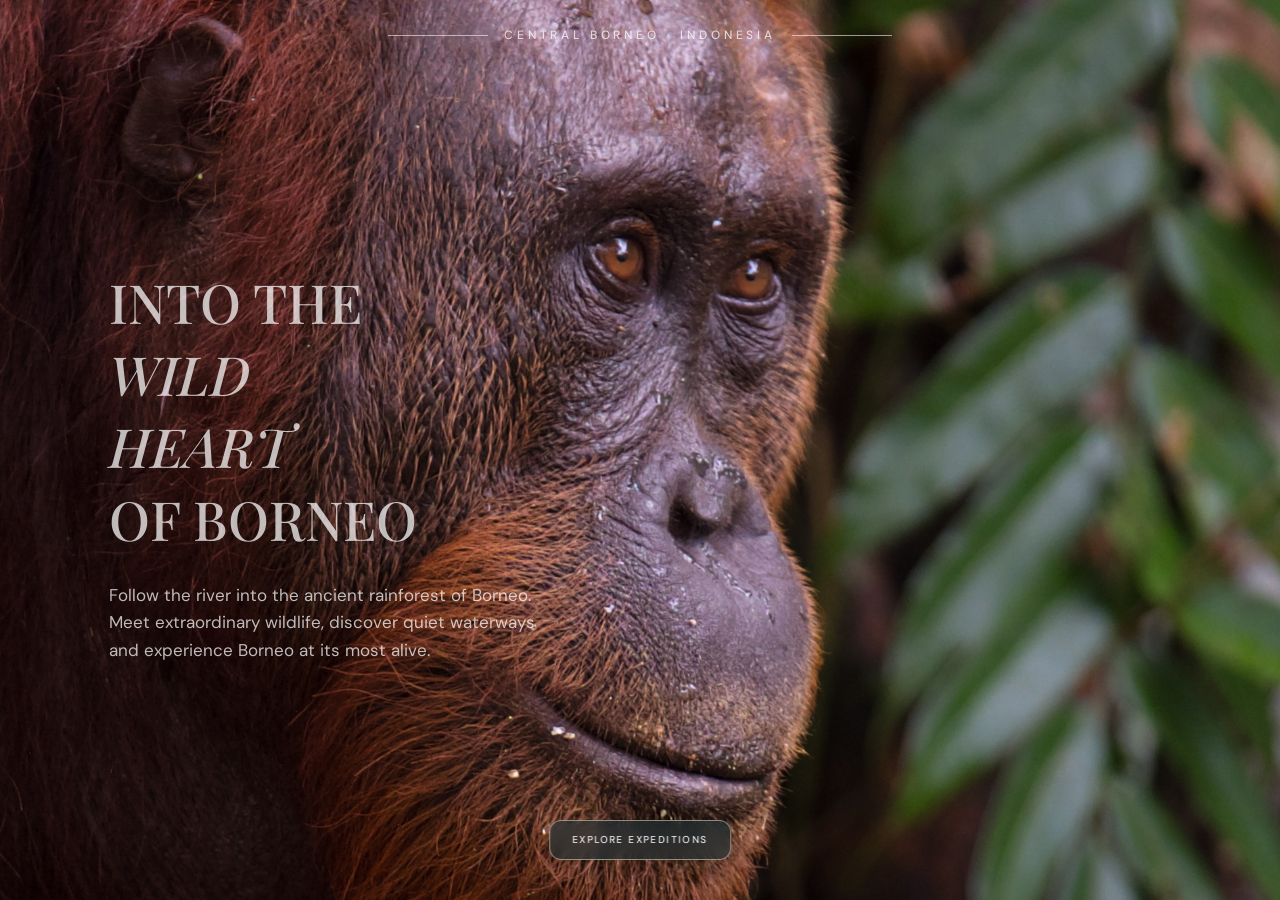
<file: index.html>
<!doctype html>
<html lang="en">
<head>
<meta charset="utf-8">
<meta name="viewport" content="width=device-width,initial-scale=1">
<meta name="theme-color" content="#10251e">
<meta name="description" content="Explore Tanjung Puting National Park with Borneo Wild Capture. Private river journeys, rainforest wildlife and responsible orangutan encounters in Central Borneo, Indonesia.">
<title>Borneo Wild Capture — Into the Wild Heart of Borneo</title>
<link rel="preconnect" href="https://fonts.googleapis.com">
<link rel="preconnect" href="https://fonts.gstatic.com" crossorigin>
<link href="https://fonts.googleapis.com/css2?family=DM+Sans:wght@400;500;600;700&family=Playfair+Display:ital,wght@0,500;0,600;1,500&display=swap" rel="stylesheet">
<link rel="stylesheet" href="style.css?v=hero-type-ivory-20261121">
<link rel="stylesheet" href="site-theme.css">
<link rel="icon" type="image/svg+xml" href="assets/favicon.svg">
<link rel="stylesheet" href="site-theme.css">
<link rel="icon" type="image/svg+xml" href="assets/favicon.svg">
<style id="home-hero-typography-final">
/* Final homepage text tint: same soft white as the CTA, slightly more transparent. */
.home-hero .hero-location,
.home-hero h1,
.home-hero h1 em,
.home-hero .hero-text {
  color: rgba(255,255,255,.72) !important;
}
</style>
</head>
<body>
<header class="header home-header">
<a class="brand" href="index.html#home" aria-label="Borneo Wild Capture home"><img class="brand-logo" src="assets/borneo-wild-capture-logo.svg" alt="Borneo Wild Capture — official hornbill logo" width="160" height="81" loading="eager" decoding="async"></a>
<button class="menu" type="button" aria-label="Open navigation" aria-expanded="false">☰</button>
<nav class="nav" aria-label="Main navigation">
<a href="index.html" aria-current="page">Home</a>
<a href="how-to-get-here.html">How to Get Here</a>
<a href="itinerary.html">Itinerary</a>
<a href="gallery.html">Gallery</a>
<a href="people-and-culture.html">People &amp; Culture</a>
<a href="about.html">Our Story</a>
<a href="contact.html">Contact</a>
<a class="nav-cta" href="https://wa.me/6285190836669?text=Hello%20Borneo%20Wild%20Capture%2C%20I%27d%20like%20to%20book%20a%20trip." target="_blank" rel="noopener noreferrer">Book a Trip ↗</a>
</nav>
</header>
<main>
<section class="hero home-hero" id="home">
<div class="hero-bg"></div>
<p class="eyebrow hero-location">CENTRAL BORNEO · INDONESIA</p>
<div class="hero-content">
<h1>INTO THE<br><em>WILD</em><br><em>HEART</em><br>OF BORNEO</h1>
<p class="hero-text">Follow the river into the ancient rainforest of Borneo. Meet extraordinary wildlife, discover quiet waterways and experience Borneo at its most alive.</p>
</div>
<a class="button button-light" href="how-to-get-here.html"><span class="button-label">EXPLORE EXPEDITIONS</span></a>
<div class="hero-meta"><span>TANJUNG PUTING NATIONAL PARK</span><span>TRAVEL WITH CARE · LEAVE NO TRACE</span></div>
</section>
</main>
<script src="script.js"></script>
</body>
</html>
</file>
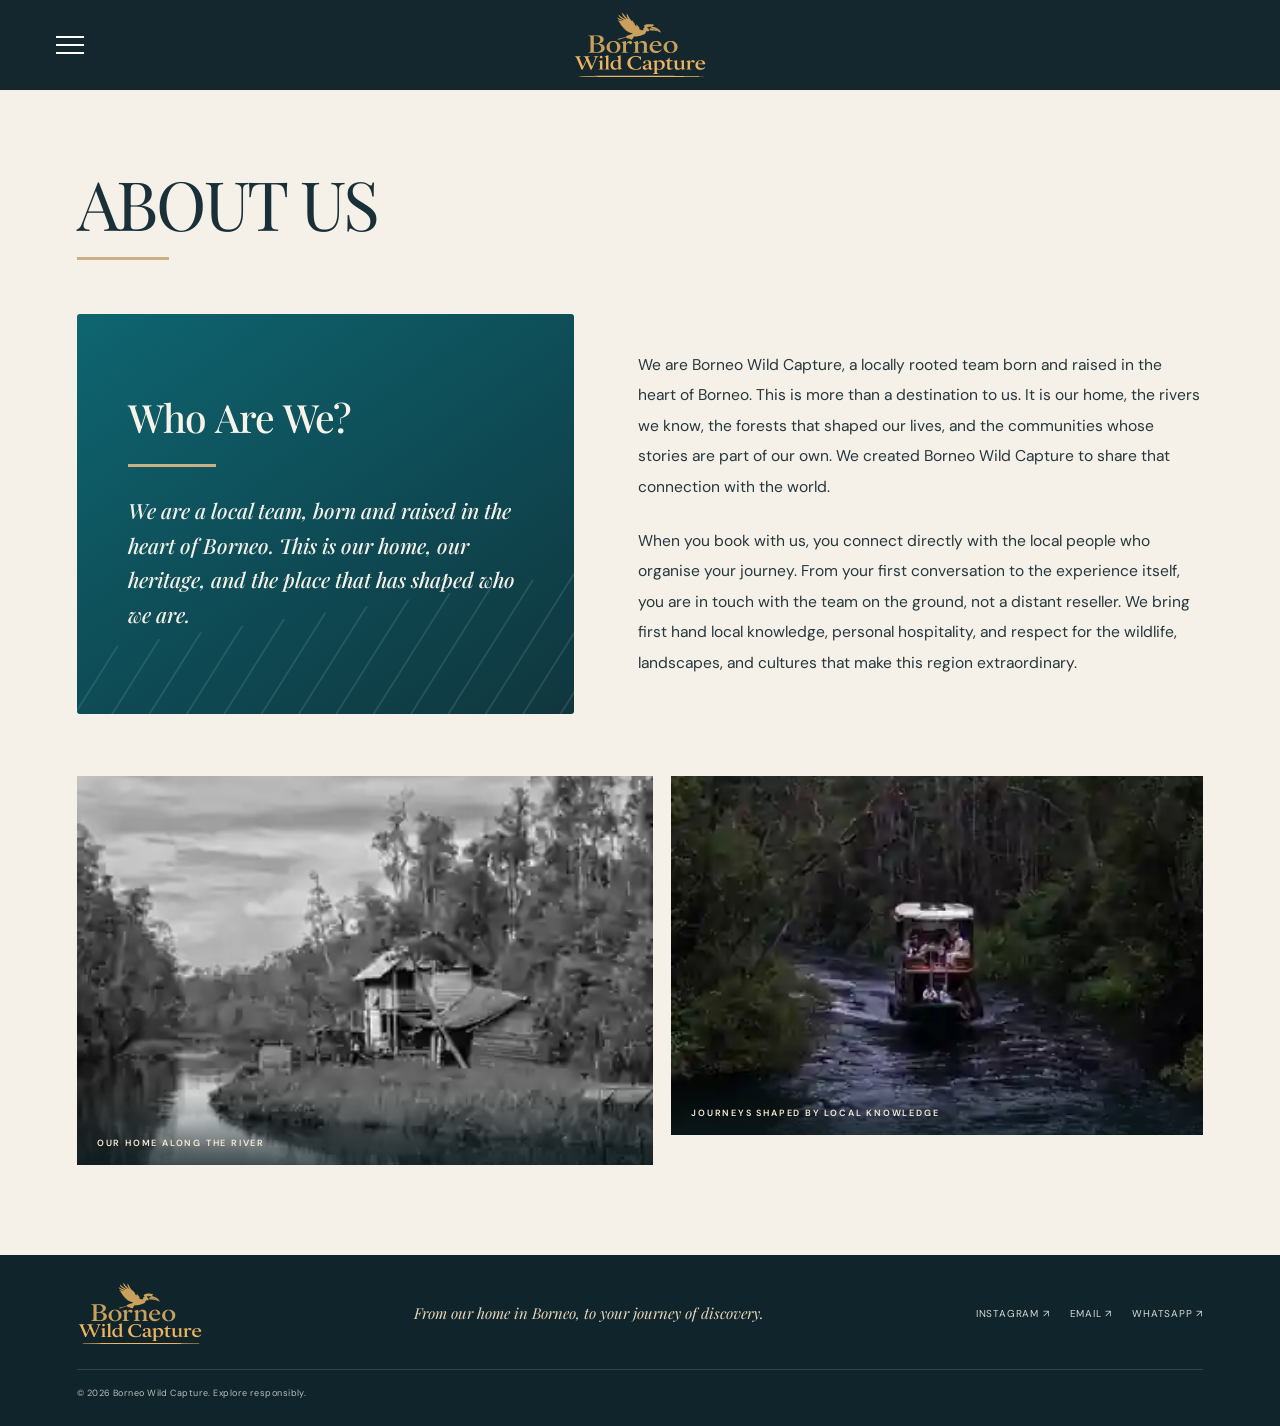
<file: about.html>
<!doctype html>
<html lang="en">
<head>
  <meta charset="utf-8">
  <meta name="viewport" content="width=device-width, initial-scale=1">
  <meta name="theme-color" content="#14272e">
  <meta name="description" content="Meet Borneo Wild Capture, a locally rooted team born and raised in Borneo. Book directly with the local people who know Tanjung Puting as home.">
  <title>About Us | Borneo Wild Capture</title>
  <link rel="icon" type="image/svg+xml" href="assets/favicon.svg">
  <link rel="preconnect" href="https://fonts.googleapis.com">
  <link rel="preconnect" href="https://fonts.gstatic.com" crossorigin>
  <link href="https://fonts.googleapis.com/css2?family=DM+Sans:wght@400;500;600;700&family=Playfair+Display:ital,wght@0,500;0,600;1,500&display=swap" rel="stylesheet">
  <link rel="stylesheet" href="style.css">
  <link rel="stylesheet" href="site-theme.css">
  <link rel="stylesheet" href="assets/interior-header.css?v=compact-20261121">
  <style>
    :root{--about-teal:#0d5660;--about-teal-deep:#10363d;--about-gold:#c9b184;--about-ivory:#f5f1e8}
    body.about-page{margin:0;background:var(--about-ivory);color:#1b2b31}
    .about-main{background:var(--about-ivory);padding:clamp(48px,6vw,82px) 0 clamp(58px,7vw,92px)}
    .about-container{width:min(1240px,88%);margin-inline:auto}
    .about-title{margin:0 0 clamp(35px,4.2vw,58px);color:var(--bwc-slate);font:400 clamp(43px,5.4vw,68px)/1.05 "Playfair Display",Georgia,serif;letter-spacing:-.035em}
    .about-title:after{content:"";display:block;width:92px;height:3px;margin-top:19px;background:var(--about-gold)}
    .about-grid{display:grid;grid-template-columns:minmax(280px,.88fr) minmax(0,1fr);gap:clamp(34px,5vw,68px);align-items:stretch}
    .who-card{position:relative;isolation:isolate;display:flex;flex-direction:column;justify-content:center;min-height:400px;padding:clamp(30px,4vw,54px);overflow:hidden;border-radius:3px;background:linear-gradient(145deg,#0e6570 0%,#0e4b55 54%,#10363d 100%);color:#f7f3e9}
    .who-card:after{content:"";position:absolute;z-index:-1;left:-22px;right:-18px;bottom:-54px;height:155px;opacity:.16;background:repeating-linear-gradient(125deg,transparent 0 16px,#9ec5bd 17px 18px,transparent 19px 34px);transform:skewY(-9deg)}
    .who-card h2{margin:0;color:#f7f3e9;font:500 clamp(29px,3.1vw,39px)/1.12 "Playfair Display",Georgia,serif;letter-spacing:-.02em}
    .about-rule{width:88px;height:3px;margin:24px 0 26px;background:var(--about-gold)}
    .who-card p{max-width:420px;margin:0;color:#f3f0e8;font:italic 500 clamp(17px,1.8vw,21px)/1.65 "Playfair Display",Georgia,serif}
    .about-copy{display:flex;flex-direction:column;justify-content:center;padding:4px 0}
    .about-copy p{margin:0;color:#26383d;font-size:clamp(14px,1.22vw,16px);line-height:1.95}
    .about-copy p+p{margin-top:24px}
    .about-photos{display:grid;grid-template-columns:1.04fr .96fr;gap:18px;margin:clamp(42px,5vw,62px) 0 0}
    .about-photo{position:relative;min-width:0;margin:0;overflow:hidden;background:#243c3c;aspect-ratio:1.48/1}
    .about-photo img{display:block;width:100%;height:100%;object-fit:cover;transition:transform .55s ease}
    .about-photo:hover img{transform:scale(1.025)}
    .about-photo figcaption{position:absolute;inset:auto 0 0;padding:42px 20px 16px;background:linear-gradient(0deg,rgba(10,27,30,.72),transparent);color:#f4ead6;font-size:9px;font-weight:600;letter-spacing:.2em;text-transform:uppercase}
    .about-footer{padding:27px 0;background:#10242b;color:#d4dcd8}
    .about-footer-inner{display:flex;align-items:center;justify-content:space-between;gap:24px;flex-wrap:wrap;width:min(1240px,88%);margin-inline:auto}
    .about-footer .brand-logo{width:126px!important;max-height:63px!important}
    .about-footer-tagline{margin:0;color:#e5d6b8;font:italic 15px/1.6 "Playfair Display",Georgia,serif}
    .about-footer-links{display:flex;align-items:center;gap:20px;flex-wrap:wrap;font-size:10px;letter-spacing:.08em;text-transform:uppercase}
    .about-footer-links a:hover{color:#e5d6b8}
    .about-footer-copy{width:100%;margin:0;padding-top:17px;border-top:1px solid rgba(229,214,184,.17);color:#b7c1be;font-size:9px;letter-spacing:.05em}
    @media(max-width:760px){
      .about-main{padding:38px 0 52px}
      .about-container{width:88%}
      .about-title{margin-bottom:31px;font-size:43px}
      .about-title:after{width:72px;margin-top:13px}
      .about-grid{grid-template-columns:1fr;gap:29px}
      .who-card{min-height:0;padding:32px 29px}
      .who-card h2{font-size:31px}
      .who-card p{font-size:18px;line-height:1.58}
      .about-rule{margin:18px 0 17px}
      .about-copy{padding:0}
      .about-copy p{font-size:14px;line-height:1.85}
      .about-copy p+p{margin-top:17px}
      .about-photos{grid-template-columns:1fr;gap:13px;margin-top:31px}
      .about-photo{aspect-ratio:1.5/1}
      .about-footer-inner{align-items:flex-start;flex-direction:column;gap:17px}
      .about-footer .brand-logo{width:112px!important;max-height:56px!important}
      .about-footer-tagline{font-size:14px}
      .about-footer-links{gap:15px}
    }
    @media(prefers-reduced-motion:reduce){.about-photo img{transition:none}}
  
  </style>
</head>
<body class="about-page">
<header class="bwc-header" role="banner">
  <div class="bwc-header-inner">
    <button class="bwc-menu-toggle" type="button" aria-label="Open navigation menu" aria-expanded="false" aria-controls="bwc-site-menu">
      <span></span><span></span><span></span>
    </button>
    <a class="bwc-brand" href="index.html#home" aria-label="Borneo Wild Capture home">
      <img class="bwc-brand-logo" src="assets/borneo-wild-capture-logo.svg" alt="Borneo Wild Capture official hornbill logo" width="190" height="96" loading="eager" decoding="async">
    </a>
    <nav id="bwc-site-menu" class="bwc-menu" aria-label="Main navigation">
      <a href="index.html">Home</a>
      <a href="how-to-get-here.html">How to Get Here</a>
      <a href="itinerary.html">Itinerary</a>
      <a href="gallery.html">Gallery</a>
<a href="people-and-culture.html">People &amp; Culture</a>
      <a href="about.html" class="active" aria-current="page">Our Story</a>
      <a href="contact.html">Contact</a>
      <a class="nav-book" href="https://wa.me/6285190836669?text=Hello%20Borneo%20Wild%20Capture%2C%20I%27d%20like%20to%20book%20a%20trip." target="_blank" rel="noopener noreferrer">Book a Trip ↗</a>
    </nav>
  </div>
</header>
<main class="about-main">
  <div class="about-container">
    <h1 class="about-title">ABOUT US</h1>
    <section class="about-grid" aria-label="About Borneo Wild Capture">
      <aside class="who-card">
        <h2>Who Are We?</h2>
        <div class="about-rule" aria-hidden="true"></div>
        <p>We are a local team, born and raised in the heart of Borneo. This is our home, our heritage, and the place that has shaped who we are.</p>
      </aside>
      <div class="about-copy">
        <p>We are Borneo Wild Capture, a locally rooted team born and raised in the heart of Borneo. This is more than a destination to us. It is our home, the rivers we know, the forests that shaped our lives, and the communities whose stories are part of our own. We created Borneo Wild Capture to share that connection with the world.</p>
        <p>When you book with us, you connect directly with the local people who organise your journey. From your first conversation to the experience itself, you are in touch with the team on the ground, not a distant reseller. We bring first hand local knowledge, personal hospitality, and respect for the wildlife, landscapes, and cultures that make this region extraordinary.</p>
      </div>
    </section>
    <section class="about-photos" aria-label="Life and journeys in Borneo">
      <figure class="about-photo">
        <img src="assets/about-village.webp" alt="A traditional riverside home surrounded by rainforest in Borneo" width="320" height="260" loading="lazy" decoding="async">
        <figcaption>Our home along the river</figcaption>
      </figure>
      <figure class="about-photo">
        <img src="assets/about-klotok.webp" alt="A klotok carrying guests through a quiet rainforest river" width="380" height="262" loading="lazy" decoding="async">
        <figcaption>Journeys shaped by local knowledge</figcaption>
      </figure>
    </section>

  </div>
</main>
<footer class="about-footer">
  <div class="about-footer-inner">
    <a class="brand" href="index.html" aria-label="Borneo Wild Capture home"><img class="brand-logo" src="assets/borneo-wild-capture-logo.svg" alt="Borneo Wild Capture" width="160" height="81" loading="lazy" decoding="async"></a>
    <p class="about-footer-tagline">From our home in Borneo, to your journey of discovery.</p>
    <div class="about-footer-links"><a href="https://www.instagram.com/borneowildcapture/" target="_blank" rel="noopener noreferrer">Instagram ↗</a><a href="mailto:orangutantrip6@gmail.com">Email ↗</a><a href="https://wa.me/6285190836669" target="_blank" rel="noopener noreferrer">WhatsApp ↗</a></div>
    <p class="about-footer-copy">© 2026 Borneo Wild Capture. Explore responsibly.</p>
  </div>
</footer>
<script src="assets/interior-header.js" defer></script>
</body>
</html>
</file>
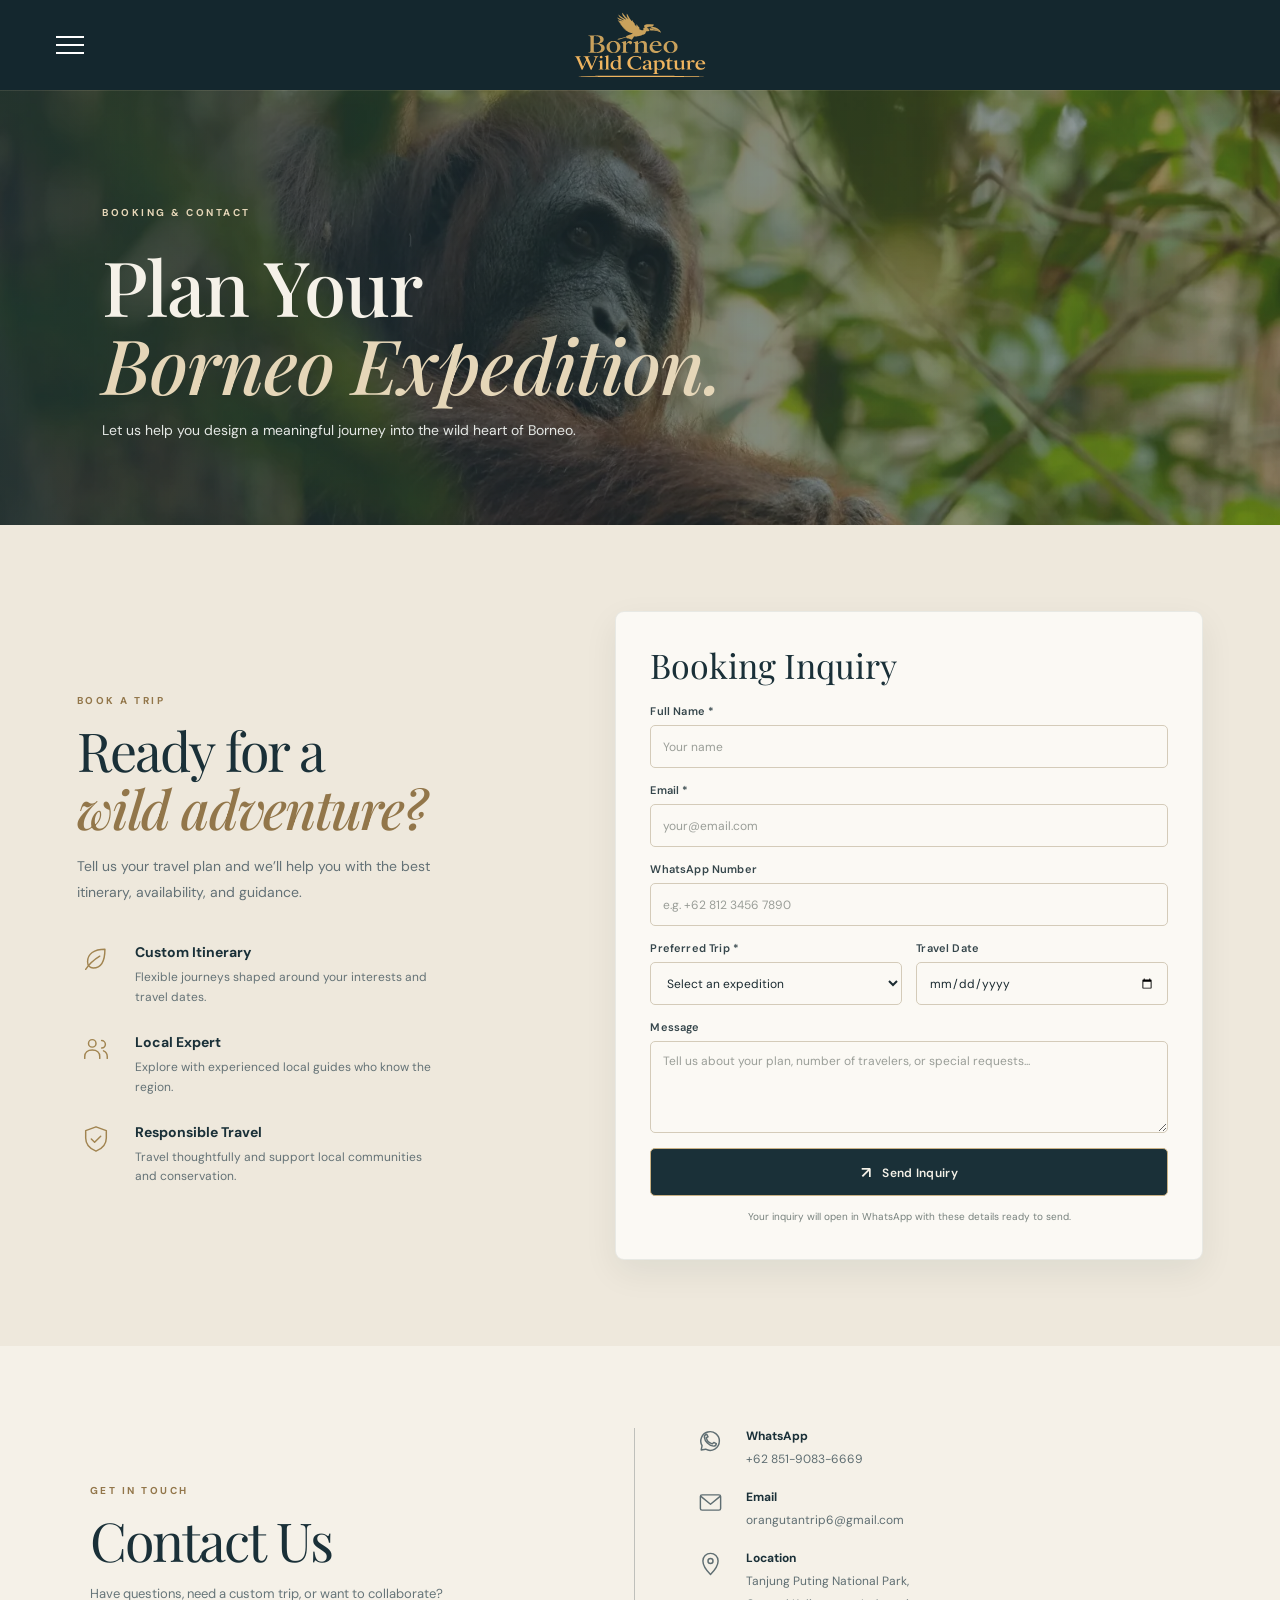
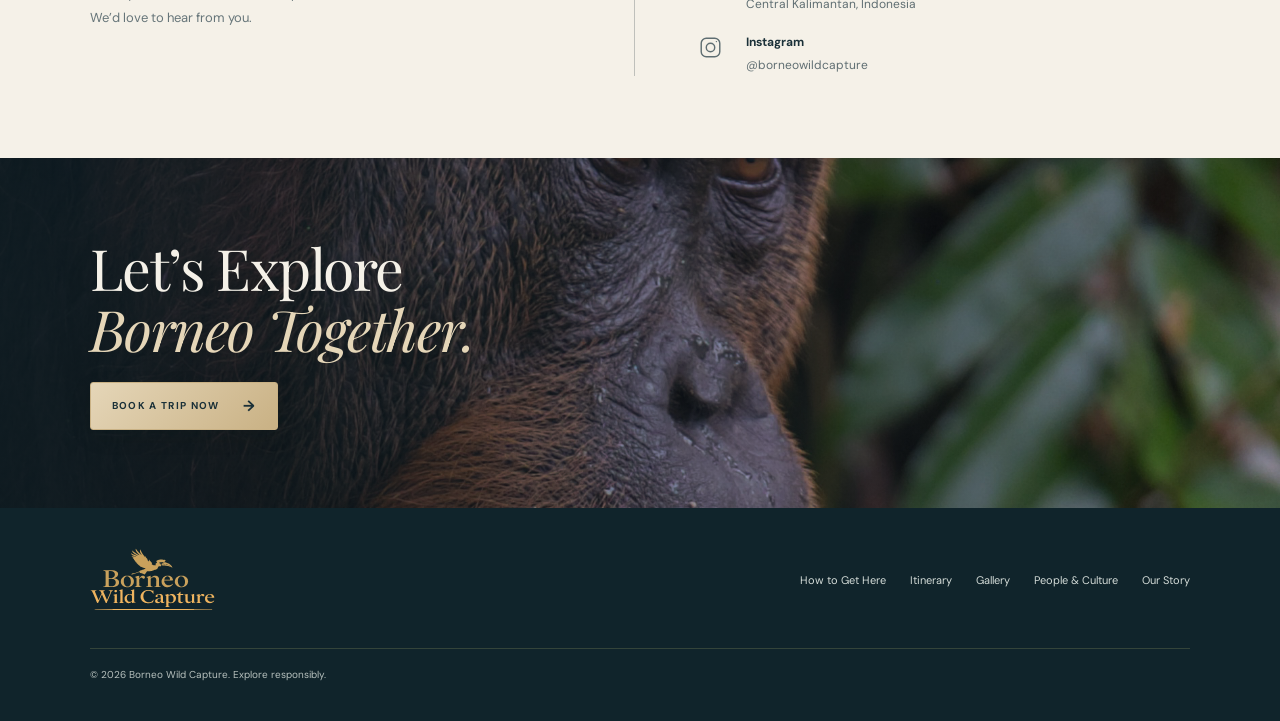
<file: contact.html>
<!doctype html>
<html lang="en">
<head>
  <meta charset="utf-8">
  <meta name="viewport" content="width=device-width,initial-scale=1">
  <meta name="theme-color" content="#14272e">
  <meta name="description" content="Plan a wildlife and rainforest journey in Tanjung Puting National Park with Borneo Wild Capture. Send your trip inquiry directly to our team.">
  <title>Booking & Contact — Borneo Wild Capture</title>
  <link rel="icon" type="image/svg+xml" href="assets/favicon.svg">
  <link rel="preconnect" href="https://fonts.googleapis.com">
  <link rel="preconnect" href="https://fonts.gstatic.com" crossorigin>
  <link href="https://fonts.googleapis.com/css2?family=DM+Sans:wght@400;500;600;700&family=Playfair+Display:ital,wght@0,500;0,600;1,500&display=swap" rel="stylesheet">
  <link rel="stylesheet" href="style.css">
  <link rel="stylesheet" href="site-theme.css">
  <link rel="stylesheet" href="assets/interior-header.css?v=compact-20261121">
  <style>
    /* Booking & Contact — page-specific layout; retain the site's established palette. */
    .contact-page { overflow-x: hidden; }
    .contact-hero {
      min-height: 380px;
      padding: 106px 8% 82px;
      background-position: center 43%;
    }
    .contact-hero h1 {
      max-width: 770px;
      margin: 18px 0 16px;
      font-size: clamp(46px, 7vw, 76px);
      line-height: 1.02;
    }
    .contact-hero > p:last-child { max-width: 510px; margin: 0; }

    .contact-booking {
      padding: clamp(58px, 7vw, 86px) 0;
      background: #eee8dc;
      color: var(--bwc-ink);
    }
    .contact-booking-inner {
      width: min(1180px, 88%);
      margin: 0 auto;
      display: grid;
      grid-template-columns: minmax(0, .88fr) minmax(420px, 1.12fr);
      gap: clamp(34px, 6vw, 78px);
      align-items: center;
    }
    .booking-intro { max-width: 470px; }
    .booking-intro .eyebrow,
    .contact-details .eyebrow { color: #92764a; }
    .booking-intro h2,
    .contact-details h2 {
      margin: 14px 0 17px;
      color: var(--bwc-slate);
      font: 400 clamp(36px, 4.2vw, 54px)/1.08 "Playfair Display", Georgia, serif;
      letter-spacing: -.035em;
    }
    .booking-intro h2 em,
    .contact-details h2 em {
      color: #92764a;
      font-weight: 500;
    }
    .booking-intro > p:not(.eyebrow) {
      max-width: 390px;
      margin: 0;
      color: #637176;
      font-size: 14px;
      line-height: 1.85;
    }
    .booking-benefits {
      display: grid;
      gap: 22px;
      margin: 34px 0 0;
      padding: 0;
      list-style: none;
    }
    .booking-benefit {
      display: grid;
      grid-template-columns: 42px 1fr;
      gap: 16px;
      align-items: start;
    }
    .benefit-icon {
      display: grid;
      place-items: center;
      width: 38px;
      height: 38px;
      color: #a18450;
    }
    .benefit-icon svg {
      width: 30px;
      height: 30px;
      fill: none;
      stroke: currentColor;
      stroke-width: 1.55;
      stroke-linecap: round;
      stroke-linejoin: round;
    }
    .booking-benefit strong {
      display: block;
      margin: 1px 0 4px;
      color: var(--bwc-slate);
      font-size: 14px;
      font-weight: 700;
    }
    .booking-benefit span:last-child {
      display: block;
      max-width: 310px;
      color: #647276;
      font-size: 12px;
      line-height: 1.65;
    }

    .booking-card {
      padding: clamp(22px, 3vw, 34px);
      background: var(--bwc-paper);
      border: 1px solid rgba(20,39,46,.08);
      border-radius: 9px;
      box-shadow: 0 12px 34px rgba(20,39,46,.07);
    }
    .booking-card h3 {
      margin: 0 0 20px;
      color: var(--bwc-slate);
      font: 400 clamp(26px, 3vw, 34px)/1.12 "Playfair Display", Georgia, serif;
    }
    .booking-form { display: grid; gap: 15px; }
    .booking-form label {
      display: grid;
      gap: 7px;
      color: #35464b;
      font-size: 11px;
      font-weight: 600;
      letter-spacing: .015em;
    }
    .booking-form input,
    .booking-form select,
    .booking-form textarea {
      box-sizing: border-box;
      width: 100%;
      min-width: 0;
      min-height: 43px;
      padding: 10px 12px;
      border: 1px solid #d4cbb9;
      border-radius: 5px;
      outline: none;
      background: #fbf9f4;
      color: var(--bwc-ink);
      font: 12px "DM Sans", sans-serif;
      transition: border-color .2s ease, box-shadow .2s ease;
    }
    .booking-form input::placeholder,
    .booking-form textarea::placeholder { color: #9a9e98; opacity: 1; }
    .booking-form input:focus,
    .booking-form select:focus,
    .booking-form textarea:focus {
      border-color: var(--bwc-champagne);
      box-shadow: 0 0 0 3px rgba(201,177,132,.18);
    }
    .booking-form textarea { min-height: 92px; resize: vertical; line-height: 1.6; }
    .booking-form .form-row {
      display: grid;
      grid-template-columns: 1fr 1fr;
      gap: 14px;
    }
    .booking-form .form-row.phone-row { grid-template-columns: 1fr; }
    .booking-submit {
      width: 100%;
      min-height: 48px;
      border: 1px solid var(--bwc-champagne);
      border-radius: 5px;
      background: var(--bwc-slate-900);
      color: var(--bwc-ivory);
      font: 600 12px "DM Sans", sans-serif;
      letter-spacing: .025em;
      cursor: pointer;
      transition: background .2s ease, transform .2s ease;
    }
    .booking-submit:hover { background: var(--bwc-slate-800); transform: translateY(-1px); }
    .booking-submit:focus-visible { outline: 2px solid var(--bwc-champagne); outline-offset: 3px; }
    .booking-submit span { margin-right: 8px; font-size: 16px; vertical-align: -1px; }
    .booking-note {
      margin: -2px 0 0;
      color: #77817d;
      text-align: center;
      font-size: 10px;
      line-height: 1.6;
    }

    .contact-details {
      padding: clamp(58px, 7vw, 82px) 0;
      background: var(--bwc-ivory);
    }
    .contact-details-inner {
      width: min(1120px, 86%);
      margin: 0 auto;
      display: grid;
      grid-template-columns: .9fr 1.1fr;
      gap: clamp(35px, 7vw, 90px);
      align-items: center;
    }
    .contact-details-copy { max-width: 440px; }
    .contact-details h2 { margin-bottom: 13px; }
    .contact-details-copy > p:not(.eyebrow) {
      max-width: 360px;
      margin: 0;
      color: #667579;
      font-size: 13px;
      line-height: 1.85;
    }
    .contact-list {
      display: grid;
      gap: 19px;
      padding: 0 0 0 clamp(25px, 5vw, 62px);
      border-left: 1px solid rgba(20,39,46,.24);
    }
    .contact-item {
      display: grid;
      grid-template-columns: 35px 1fr;
      gap: 14px;
      align-items: start;
    }
    .contact-item-icon {
      color: #a18450;
      line-height: 1;
    }
    .contact-item-icon svg {
      width: 27px;
      height: 27px;
      fill: none;
      stroke: currentColor;
      stroke-width: 1.7;
      stroke-linecap: round;
      stroke-linejoin: round;
    }
    .contact-item strong {
      display: block;
      margin: 0 0 3px;
      color: var(--bwc-slate);
      font-size: 12px;
    }
    .contact-item a,
    .contact-item span {
      color: #5f6e72;
      font-size: 12px;
      line-height: 1.75;
      overflow-wrap: anywhere;
    }
    .contact-item a:hover { color: #92764a; }

    .contact-cta {
      position: relative;
      display: flex;
      align-items: center;
      min-height: 350px;
      padding: 64px max(7%, calc((100% - 1120px)/2));
      overflow: hidden;
      isolation: isolate;
      background: var(--bwc-slate);
      color: var(--bwc-ivory);
    }
    .contact-cta::before {
      content: "";
      position: absolute;
      z-index: -2;
      inset: 0;
      background: url("images/DSCF7031.jpg") center 54%/cover no-repeat;
    }
    .contact-cta::after {
      content: "";
      position: absolute;
      z-index: -1;
      inset: 0;
      background: linear-gradient(90deg, rgba(13,31,38,.82) 0%, rgba(13,31,38,.48) 52%, rgba(13,31,38,.16) 100%);
    }
    .contact-cta-inner { width: min(1120px, 100%); margin: 0 auto; }
    .contact-cta h2 {
      max-width: 580px;
      margin: 0 0 22px;
      color: var(--bwc-ivory);
      font: 400 clamp(36px, 5vw, 57px)/1.08 "Playfair Display", Georgia, serif;
      letter-spacing: -.025em;
    }
    .contact-cta h2 em { color: var(--bwc-champagne-light); }
    .contact-cta .button { min-height: 48px; padding: 0 21px; }
    .contact-cta .button span { margin-left: 5px; }

    @media (max-width: 900px) {
      .contact-booking-inner { grid-template-columns: 1fr; gap: 36px; width: min(680px, 88%); }
      .booking-intro { max-width: none; }
      .booking-intro > p:not(.eyebrow) { max-width: 520px; }
      .booking-benefits { grid-template-columns: repeat(3, 1fr); gap: 15px; }
      .booking-benefit { grid-template-columns: 1fr; gap: 8px; }
      .booking-benefit span:last-child { max-width: none; }
      .contact-details-inner { width: min(680px, 88%); }
    }
    @media (max-width: 620px) {
      .contact-hero { min-height: 330px; padding: 82px 7% 62px; background-position: 58% center; }
      .contact-hero h1 { font-size: clamp(40px, 10vw, 54px); line-height: 1.05; }
      .contact-booking { padding: 54px 0 60px; }
      .contact-booking-inner { width: 86%; gap: 30px; }
      .booking-intro h2, .contact-details h2 { font-size: clamp(36px, 9vw, 45px); }
      .booking-benefits { grid-template-columns: 1fr; gap: 17px; margin-top: 25px; }
      .booking-benefit { grid-template-columns: 42px 1fr; gap: 14px; }
      .booking-card { padding: 22px 18px; border-radius: 7px; }
      .booking-card h3 { margin-bottom: 17px; }
      .booking-form { gap: 13px; }
      .booking-form .form-row { grid-template-columns: 1fr; gap: 13px; }
      .booking-form input, .booking-form select { min-height: 45px; }
      .contact-details { padding: 56px 0 60px; }
      .contact-details-inner { width: 86%; grid-template-columns: 1fr; gap: 25px; }
      .contact-list { padding: 22px 0 0; border-left: 0; border-top: 1px solid rgba(20,39,46,.22); }
      .contact-cta { min-height: 310px; padding: 55px 7%; background-position: 58% center; }
      .contact-cta::before { background-position: 58% center; }
      .contact-cta::after { background: linear-gradient(90deg, rgba(13,31,38,.78), rgba(13,31,38,.40)); }
    }
    @media (prefers-reduced-motion: reduce) {
      .booking-form input, .booking-form select, .booking-form textarea,
      .booking-submit { transition: none; }
    }
  </style>
</head>
<body class="contact-page">
  <header class="bwc-header" role="banner">
    <div class="bwc-header-inner">
      <button class="bwc-menu-toggle" type="button" aria-label="Open navigation menu" aria-expanded="false" aria-controls="bwc-site-menu">
        <span></span><span></span><span></span>
      </button>
      <a class="bwc-brand" href="index.html#home" aria-label="Borneo Wild Capture home">
        <img class="bwc-brand-logo" src="assets/borneo-wild-capture-logo.svg" alt="Borneo Wild Capture — official hornbill logo" width="190" height="96" loading="eager" decoding="async">
      </a>
      <nav id="bwc-site-menu" class="bwc-menu" aria-label="Main navigation">
        <a href="index.html">Home</a>
        <a href="how-to-get-here.html">How to Get Here</a>
        <a href="itinerary.html">Itinerary</a>
        <a href="gallery.html">Gallery</a>
        <a href="about.html">Our Story</a>
        <a href="contact.html" class="active" aria-current="page">Contact</a>
        <a class="nav-cta" href="https://wa.me/6285190836669?text=Hello%20Borneo%20Wild%20Capture%2C%20I%27d%20like%20to%20plan%20a%20trip." target="_blank" rel="noopener">Book a Trip ↗</a>
      </nav>
    </div>
  </header>

  <main>
    <section class="page-hero contact-hero">
      <p class="eyebrow">BOOKING &amp; CONTACT</p>
      <h1>Plan Your<br><em>Borneo Expedition.</em></h1>
      <p>Let us help you design a meaningful journey into the wild heart of Borneo.</p>
    </section>

    <section class="section contact-booking" id="booking">
      <div class="contact-booking-inner">
        <div class="booking-intro">
          <p class="eyebrow dark">BOOK A TRIP</p>
          <h2>Ready for a<br><em>wild adventure?</em></h2>
          <p>Tell us your travel plan and we’ll help you with the best itinerary, availability, and guidance.</p>
          <ul class="booking-benefits">
            <li class="booking-benefit">
              <span class="benefit-icon" aria-hidden="true">
                <svg viewBox="0 0 32 32"><path d="M25.5 5.5C14 5.5 7 10.5 7 19c0 4 2.5 6.5 6 6.5 8.5 0 12.5-8 12.5-20Z"/><path d="M5 27c4-6 8.5-10 15-14"/></svg>
              </span>
              <span><strong>Custom Itinerary</strong><span>Flexible journeys shaped around your interests and travel dates.</span></span>
            </li>
            <li class="booking-benefit">
              <span class="benefit-icon" aria-hidden="true">
                <svg viewBox="0 0 32 32"><circle cx="12" cy="10" r="4"/><path d="M4 26v-2c0-4 3-7 8-7s8 3 8 7v2"/><path d="M22 7a4 4 0 0 1 0 8M24 18c2.5 1 4 3 4 6v2"/></svg>
              </span>
              <span><strong>Local Expert</strong><span>Explore with experienced local guides who know the region.</span></span>
            </li>
            <li class="booking-benefit">
              <span class="benefit-icon" aria-hidden="true">
                <svg viewBox="0 0 32 32"><path d="m16 3 11 4v8c0 7-4.5 11.5-11 14-6.5-2.5-11-7-11-14V7l11-4Z"/><path d="m11 16 3.5 3.5L21 13"/></svg>
              </span>
              <span><strong>Responsible Travel</strong><span>Travel thoughtfully and support local communities and conservation.</span></span>
            </li>
          </ul>
        </div>

        <div class="booking-card">
          <h3>Booking Inquiry</h3>
          <form class="booking-form" id="booking-form">
            <label for="booking-name">Full Name *
              <input id="booking-name" name="name" type="text" autocomplete="name" placeholder="Your name" required>
            </label>
            <label for="booking-email">Email *
              <input id="booking-email" name="email" type="email" autocomplete="email" placeholder="your@email.com" required>
            </label>
            <label for="booking-phone">WhatsApp Number
              <input id="booking-phone" name="phone" type="tel" autocomplete="tel" placeholder="e.g. +62 812 3456 7890">
            </label>
            <div class="form-row">
              <label for="booking-trip">Preferred Trip *
                <select id="booking-trip" name="trip" required>
                  <option value="" selected disabled>Select an expedition</option>
                  <option>Essential Escape — 3 days / 2 nights</option>
                  <option>Wildlife Experience — 4 days / 3 nights</option>
                  <option>Wildlife Moments — 5 days / 4 nights</option>
                  <option>Custom itinerary — please advise</option>
                  <option>Not sure yet — help me choose</option>
                </select>
              </label>
              <label for="booking-date">Travel Date
                <input id="booking-date" name="date" type="date">
              </label>
            </div>
            <label for="booking-message">Message
              <textarea id="booking-message" name="message" rows="3" placeholder="Tell us about your plan, number of travelers, or special requests..."></textarea>
            </label>
            <button class="booking-submit" type="submit"><span aria-hidden="true">↗</span> Send Inquiry</button>
            <p class="booking-note">Your inquiry will open in WhatsApp with these details ready to send.</p>
          </form>
        </div>
      </div>
    </section>

    <section class="contact-details" id="contact">
      <div class="contact-details-inner">
        <div class="contact-details-copy">
          <p class="eyebrow dark">GET IN TOUCH</p>
          <h2>Contact Us</h2>
          <p>Have questions, need a custom trip, or want to collaborate? We’d love to hear from you.</p>
        </div>
        <div class="contact-list">
          <div class="contact-item">
            <span class="contact-item-icon" aria-hidden="true">
              <svg viewBox="0 0 32 32"><path d="M26.5 15.5a11 11 0 0 1-16.3 9.6L5 26l1-5.1a11 11 0 1 1 20.5-5.4Z"/><path d="M11 11.5c.8 4 3.2 6.4 7.2 7.3l1.7-1.7 3 1.4c-.2 1.9-1.8 3-3.4 3-5.4-.8-10.3-5.6-10.8-10.7 0-1.6 1-3.1 2.9-3.4l1.5 3-2.1 1.1Z"/></svg>
            </span>
            <div><strong>WhatsApp</strong><a href="https://wa.me/6285190836669" target="_blank" rel="noopener">+62 851-9083-6669</a></div>
          </div>
          <div class="contact-item">
            <span class="contact-item-icon" aria-hidden="true">
              <svg viewBox="0 0 32 32"><rect x="4" y="7" width="24" height="18" rx="2"/><path d="m5 9 11 9 11-9"/></svg>
            </span>
            <div><strong>Email</strong><a href="mailto:orangutantrip6@gmail.com">orangutantrip6@gmail.com</a></div>
          </div>
          <div class="contact-item">
            <span class="contact-item-icon" aria-hidden="true">
              <svg viewBox="0 0 32 32"><path d="M25 13c0 7-9 16-9 16S7 20 7 13a9 9 0 1 1 18 0Z"/><circle cx="16" cy="13" r="3"/></svg>
            </span>
            <div><strong>Location</strong><span>Tanjung Puting National Park,<br>Central Kalimantan, Indonesia</span></div>
          </div>
          <div class="contact-item">
            <span class="contact-item-icon" aria-hidden="true">
              <svg viewBox="0 0 32 32"><rect x="5" y="5" width="22" height="22" rx="6"/><circle cx="16" cy="16" r="5"/><path d="M23 9h.01"/></svg>
            </span>
            <div><strong>Instagram</strong><a href="https://www.instagram.com/borneowildcapture/" target="_blank" rel="noopener">@borneowildcapture</a></div>
          </div>
        </div>
      </div>
    </section>

    <section class="contact-cta">
      <div class="contact-cta-inner">
        <h2>Let’s Explore<br><em>Borneo Together.</em></h2>
        <a class="button button-light" href="#booking">Book a Trip Now <span aria-hidden="true">→</span></a>
      </div>
    </section>
  </main>

  <footer class="footer">
    <a class="brand footer-brand" href="index.html" aria-label="Borneo Wild Capture home">
      <img class="brand-logo" src="assets/borneo-wild-capture-logo.svg" alt="Borneo Wild Capture — official hornbill logo" width="160" height="81" loading="eager" decoding="async">
    </a>
    <div class="footer-links">
      <a href="how-to-get-here.html">How to Get Here</a>
      <a href="itinerary.html">Itinerary</a>
      <a href="gallery.html">Gallery</a>
      <a href="people-and-culture.html">People &amp; Culture</a>
      <a href="about.html">Our Story</a>
    </div>
    <p>© 2026 Borneo Wild Capture. Explore responsibly.</p>
  </footer>

  <script>
    (function () {
      const form = document.getElementById("booking-form");
      if (!form) return;

      form.addEventListener("submit", function (event) {
        event.preventDefault();
        if (!form.reportValidity()) return;

        const data = new FormData(form);
        const lines = [
          "Hello Borneo Wild Capture, I would like to plan a trip.",
          "",
          "Full name: " + data.get("name"),
          "Email: " + data.get("email"),
          "WhatsApp number: " + (data.get("phone") || "Not provided"),
          "Preferred trip: " + data.get("trip"),
          "Travel date: " + (data.get("date") || "Flexible / not decided"),
          "Message: " + (data.get("message") || "I would like to know more about this trip.")
        ];
        const whatsappUrl = "https://wa.me/6285190836669?text=" + encodeURIComponent(lines.join("\n"));
        window.location.href = whatsappUrl;
      });
    })();
  </script>
  <script src="script.js"></script>
  <script src="assets/interior-header.js"></script>
</body>
</html>
</file>
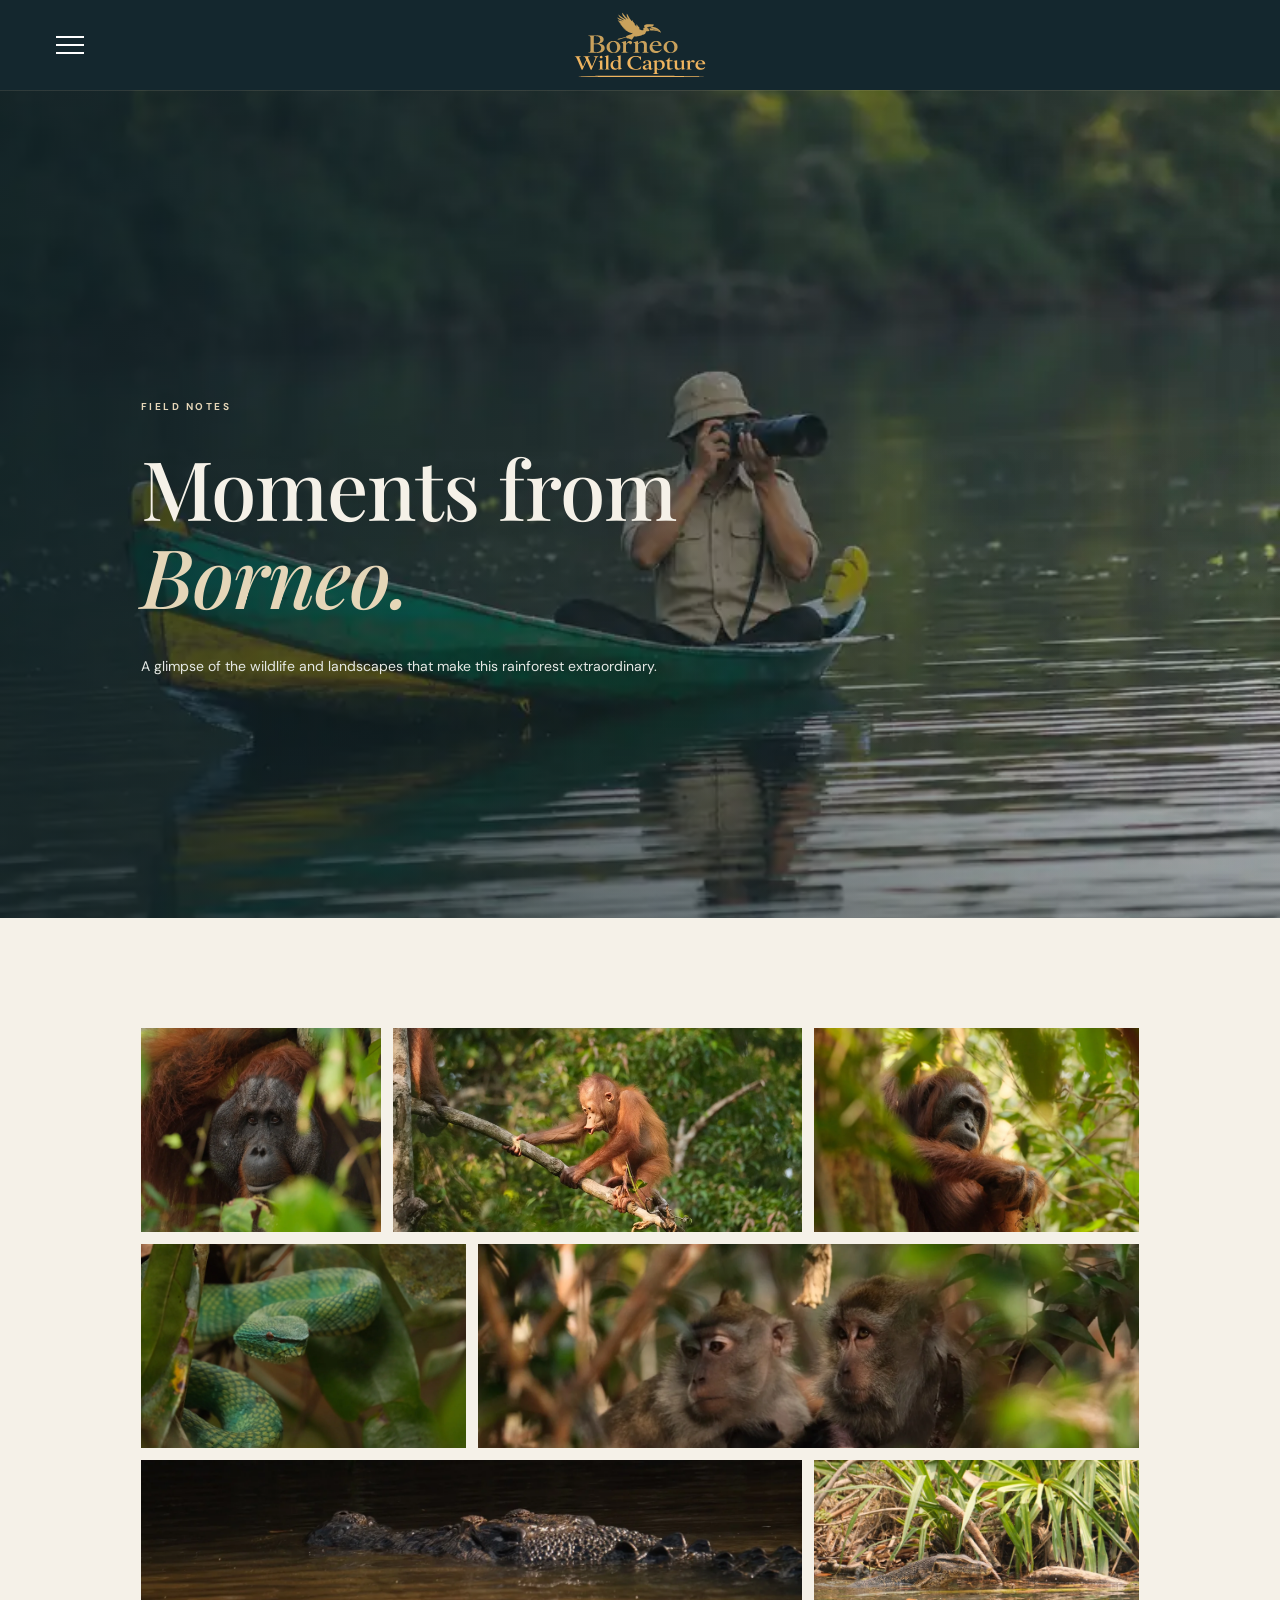
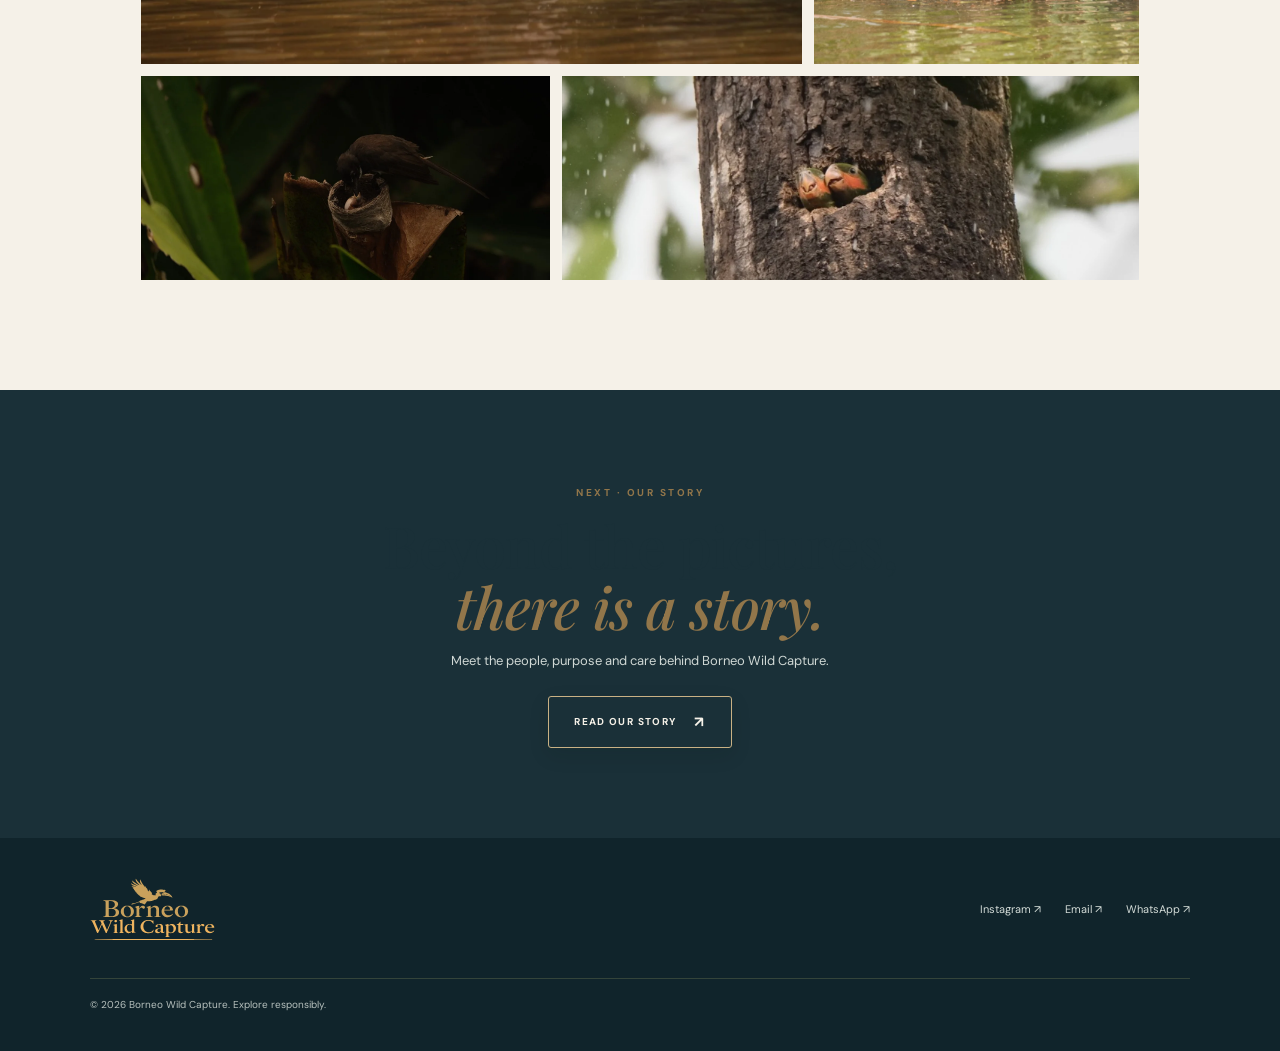
<file: gallery.html>
<!doctype html>
<html lang="en"><head><meta charset="utf-8"><meta name="viewport" content="width=device-width,initial-scale=1"><meta name="theme-color" content="#10251e"><title>Gallery — Borneo Wild Capture</title>
<link rel="icon" type="image/svg+xml" href="assets/favicon.svg"><link rel="preconnect" href="https://fonts.googleapis.com"><link rel="preconnect" href="https://fonts.gstatic.com" crossorigin><link href="https://fonts.googleapis.com/css2?family=DM+Sans:wght@400;500;600;700&family=Playfair+Display:ital,wght@0,500;0,600;1,500&display=swap" rel="stylesheet"><link rel="stylesheet" href="style.css"><link rel="stylesheet" href="site-theme.css?v=gallery-full-bleed-20261121"><link rel="stylesheet" href="assets/interior-header.css?v=compact-20261121">
</head><body class="gallery-page"><header class="bwc-header" role="banner">
  <div class="bwc-header-inner">
    <button class="bwc-menu-toggle" type="button" aria-label="Open navigation menu" aria-expanded="false" aria-controls="bwc-site-menu">
      <span></span><span></span><span></span>
    </button>
    <a class="bwc-brand" href="index.html#home" aria-label="Borneo Wild Capture home">
      <img class="bwc-brand-logo" src="assets/borneo-wild-capture-logo.svg" alt="Borneo Wild Capture — official hornbill logo" width="190" height="96" loading="eager" decoding="async">
    </a>
    <nav id="bwc-site-menu" class="bwc-menu" aria-label="Main navigation">
<a href="index.html">Home</a>
<a href="how-to-get-here.html">How to Get Here</a>
<a href="itinerary.html">Itinerary</a>
<a href="gallery.html" class="active" aria-current="page">Gallery</a>
<a href="people-and-culture.html">People &amp; Culture</a>
<a href="about.html">Our Story</a>
<a href="contact.html">Contact</a>
<a class="nav-cta" href="https://wa.me/6285190836669" target="_blank" rel="noopener">Book a Trip ↗</a>
    </nav>
  </div>
</header><main><section class="page-hero gallery-hero"><p class="eyebrow">FIELD NOTES</p><h1>Moments from<br><em>Borneo.</em></h1><p>A glimpse of the wildlife and landscapes that make this rainforest extraordinary.</p></section><section class="section page-content"><div class="gallery-grid full-gallery"><img src="images/orangutan-portrait.webp" alt="Orangutan portrait"><img src="images/young-orangutan.webp" alt="Young orangutan"><img src="images/orangutan-in-rainforest.webp" alt="Orangutan in rainforest"><img src="images/green-pit-viper.webp" alt="Green pit viper"><img src="images/long-tailed-macaques.webp" alt="Long-tailed macaques"><img src="images/crocodile-on-river.webp" alt="Crocodile in river"><img src="images/riverbank-reeds.webp" alt="Riverbank vegetation"><img src="images/nesting-bird.webp" alt="Bird nesting"><img src="images/nesting-parrots.webp" alt="Parrots nesting"></div></section><section class="next-chapter section" aria-labelledby="next-chapter-title">
        <div class="next-chapter-inner">
          <p class="eyebrow dark">NEXT · OUR STORY</p>
          <h2 id="next-chapter-title">Beyond the pictures,<br><em>there is a story.</em></h2>
          <p>Meet the people, purpose and care behind Borneo Wild Capture.</p>
          <a class="button button-dark" href="about.html">Read Our Story <span aria-hidden="true">↗</span></a>
        </div>
      </section>
      </main><footer class="footer"><a class="brand footer-brand" href="index.html" aria-label="Borneo Wild Capture home"><img class="brand-logo" src="assets/borneo-wild-capture-logo.svg?v=gallery-gold-20261121" alt="Borneo Wild Capture — official hornbill logo" width="160" height="81" loading="eager" decoding="async"></a><div class="footer-links"><a href="https://www.instagram.com/borneowildcapture/" target="_blank" rel="noopener">Instagram ↗</a><a href="mailto:orangutantrip6@gmail.com">Email ↗</a><a href="https://wa.me/6285190836669">WhatsApp ↗</a></div><p>© 2026 Borneo Wild Capture. Explore responsibly.</p></footer><script src="script.js"></script><script src="assets/interior-header.js"></script>
</body></html>
</file>
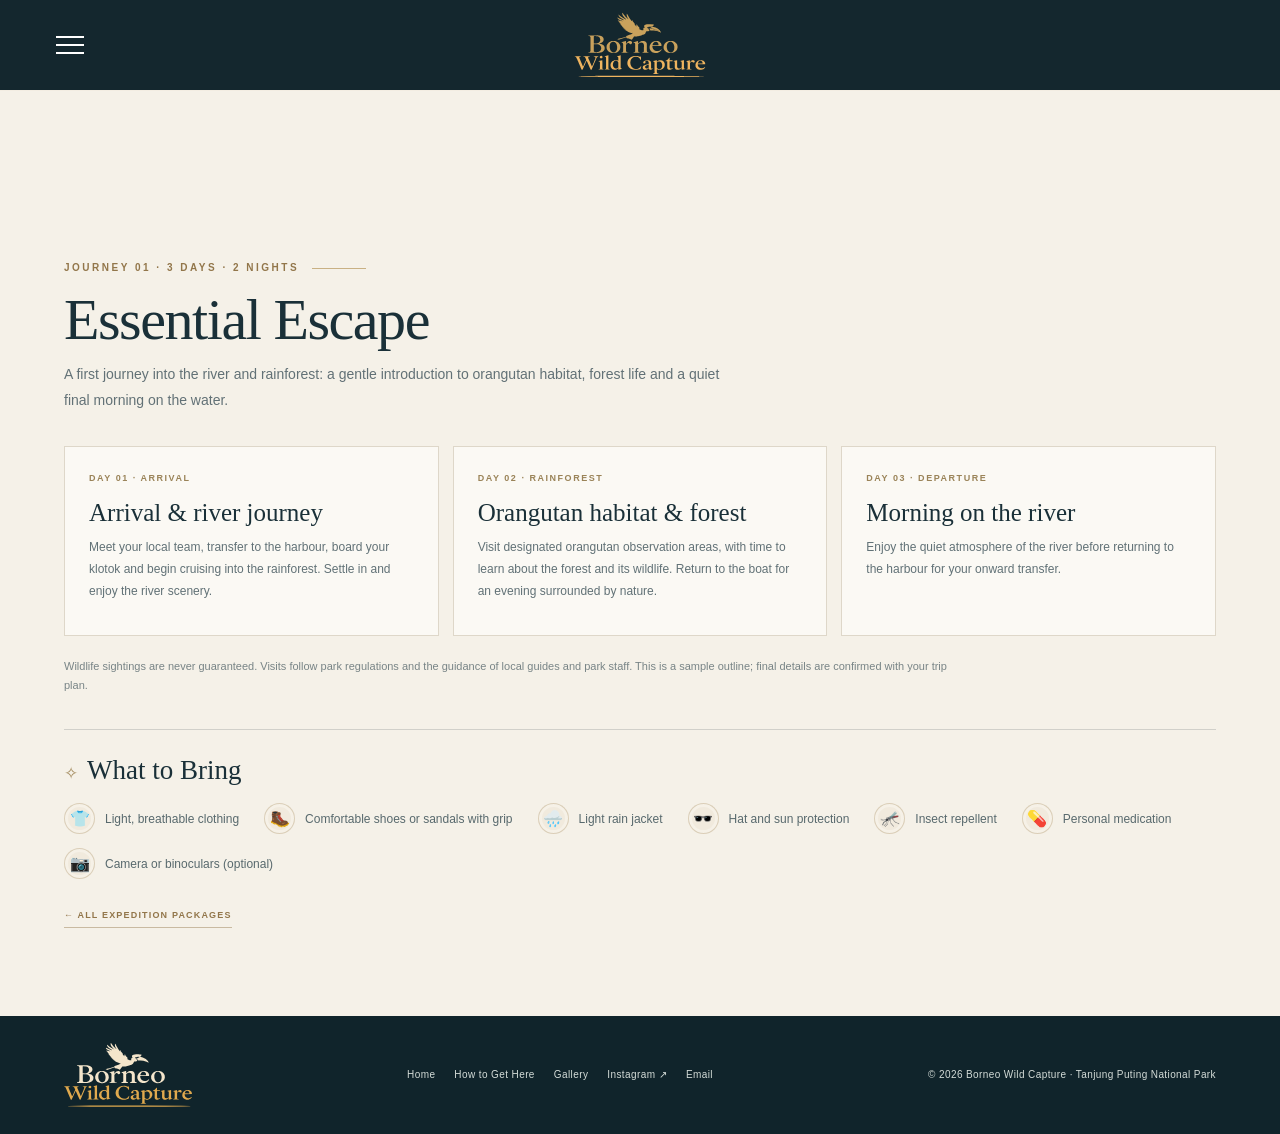
<file: itinerary-3d2n.html>
<!DOCTYPE html>
<html lang="en">
<head>
<meta charset="utf-8"><meta name="viewport" content="width=device-width, initial-scale=1">
<meta name="description" content="Essential Escape: 3 days · 2 nights in Tanjung Puting National Park with Borneo Wild Capture.">
<meta name="theme-color" content="#172b33">
<title>Essential Escape (3 days · 2 nights) | Borneo Wild Capture</title>
<link rel="icon" type="image/svg+xml" href="assets/favicon.svg">
<style>
:root{--slate-950:#14272e;--slate-900:#1a3038;--slate-850:#203a43;--champagne:#c9b184;--champagne-light:#e5d6b8;--ivory:#f5f1e8;--paper:#fbf9f4;--ink:#1b2b31;--muted:#66767a;--serif:Georgia,'Times New Roman',serif;--sans:Arial,Helvetica,sans-serif}
*{box-sizing:border-box}html{scroll-behavior:smooth}body{margin:0;background:var(--slate-950);color:var(--ivory);font-family:var(--sans);line-height:1.65}a{color:inherit;text-decoration:none}img{display:block;max-width:100%}.wrap{width:min(1180px,90%);margin-inline:auto}
.topbar{position:absolute;z-index:5;inset:0 0 auto;color:#fff;border-bottom:1px solid #ffffff35;background:linear-gradient(180deg,#10232baa,transparent)}
.nav{min-height:88px;display:flex;align-items:center;justify-content:space-between;gap:24px}.brand{display:flex;align-items:center;gap:11px;flex:0 0 auto}.brand-mark{width:39px;height:39px;color:var(--champagne-light);flex:0 0 auto}.brand-name{font:700 14px/1.12 var(--serif);letter-spacing:.16em}.brand-name span{display:block;color:#eadfc8;font:9px/1.6 var(--sans);letter-spacing:.27em;margin-top:3px}
.navlinks{display:flex;align-items:center;justify-content:flex-end;gap:clamp(10px,1.5vw,21px);font-size:10px;letter-spacing:.065em;text-transform:uppercase}.navlinks a{position:relative;padding:9px 0;white-space:nowrap;color:#f7f4ee}.navlinks a::after{content:"";position:absolute;left:0;right:100%;bottom:2px;height:1px;background:var(--champagne);transition:right .25s}.navlinks a:hover::after,.navlinks a.active::after{right:0}.navlinks a.active{color:var(--champagne-light)}
.nav-cta{padding:11px 14px;border:1px solid #d9c49b;color:#172b33;font-size:9px;font-weight:700;letter-spacing:.1em;text-transform:uppercase;background:var(--champagne-light);white-space:nowrap}.menu-toggle{display:none;appearance:none;background:transparent;border:0;padding:10px;width:44px;height:44px;cursor:pointer;color:#fff}.menu-toggle span{display:block;height:2px;width:23px;background:currentColor;margin:5px auto}.nav-book{display:none}
.itinerary-page{min-height:100vh;padding:158px 0 76px;background:var(--slate-950);position:relative;overflow:hidden}.itinerary-page:before{content:"";position:absolute;inset:0;pointer-events:none;opacity:.10;background:repeating-radial-gradient(ellipse at 8% 32%,transparent 0 38px,rgba(226,211,181,.18) 39px 40px,transparent 41px 80px);mask-image:linear-gradient(90deg,#000,transparent 65%)}
.index-layout{position:relative;display:grid;grid-template-columns:1.08fr .92fr;gap:clamp(38px,6vw,88px);align-items:start}.index-left{min-width:0}
.eyebrow{display:flex;align-items:center;gap:13px;color:var(--champagne-light);font-size:10px;font-weight:700;letter-spacing:.25em;text-transform:uppercase}.eyebrow:after{content:"";width:54px;height:1px;background:var(--champagne)}
h1{max-width:680px;margin:35px 0 20px;font:clamp(48px,6.4vw,82px)/.99 var(--serif);font-weight:400;letter-spacing:-.045em;color:var(--ivory)}h1 em{display:block;color:var(--champagne-light);font-weight:400}
.intro{max-width:550px;margin:0 0 42px;color:#cbd4d1;font-size:14px;line-height:1.9}.photo-wrap{position:relative;margin:0;max-width:560px;height:clamp(350px,43vw,570px);overflow:hidden;background:#203a43}.photo-wrap img{width:100%;height:100%;object-fit:cover;object-position:center 42%}.photo-caption{position:absolute;inset:auto 0 0;padding:45px 24px 20px;background:linear-gradient(0deg,rgba(8,20,24,.78),transparent);color:#f4ead6;font-size:9px;letter-spacing:.2em;text-transform:uppercase}
.index-right{padding-top:8px}.index-label{margin:0 0 13px;color:var(--champagne);font-size:9px;font-weight:700;letter-spacing:.2em;text-transform:uppercase}.index-section{padding:0 0 25px;margin:0 0 24px;border-bottom:1px solid #ffffff2b}.index-section:last-child{margin-bottom:0}
.section-heading{display:flex;align-items:center;gap:12px;margin-bottom:13px}.section-chip{display:inline-block;padding:7px 13px;background:var(--champagne);color:var(--slate-950);font:17px/1.1 var(--serif)}.section-duration{color:#d5dcd6;font-size:9px;letter-spacing:.14em;text-transform:uppercase}
.index-section h2{margin:0 0 11px;color:var(--ivory);font:clamp(23px,2.5vw,30px)/1.1 var(--serif);font-weight:400}.index-row{display:grid;grid-template-columns:1fr auto;gap:15px;padding:4px 0;color:#d1d9d5;font-size:12px;line-height:1.5}.index-row span:last-child{color:var(--champagne-light);font-variant-numeric:tabular-nums;letter-spacing:.1em}.index-note{margin:8px 0 0;color:#9eadaa;font-size:10px;line-height:1.65}
.details{padding:78px 0 88px;background:var(--ivory);color:var(--ink)}.details-head{max-width:700px;margin-bottom:32px}.details-head .eyebrow{color:#8b744c}.details-head h2{margin:12px 0 10px;color:var(--slate-950);font:clamp(36px,4vw,52px)/1.05 var(--serif);font-weight:400}.details-head p{margin:0;color:#667579;font-size:13px}
.day-grid{display:grid;grid-template-columns:repeat(3,1fr);gap:15px}.day-card{padding:24px;background:var(--paper);border:1px solid #e5dfd2}.day-no{color:#9a8358;font-size:9px;font-weight:700;letter-spacing:.18em;text-transform:uppercase}.day-card h3{margin:10px 0 8px;color:var(--slate-950);font:25px/1.12 var(--serif);font-weight:400}.day-card p{margin:0;color:#667579;font-size:12px;line-height:1.8}.note{margin:20px 0 0;color:#788486;font-size:10px;line-height:1.7}
.final-cta{padding:60px 0;background:#e9dfca;color:var(--slate-950)}.cta-inner{display:flex;justify-content:space-between;align-items:center;gap:30px}.cta-inner .eyebrow{color:#8b744c}.cta-inner h2{margin:11px 0 6px;font:clamp(31px,3.5vw,45px)/1.05 var(--serif);font-weight:400}.cta-inner p{margin:0;color:#5f6b69;font-size:12px}.cta-button{display:inline-flex;align-items:center;padding:15px 20px;background:var(--slate-900);color:#f4ead6;font-size:10px;letter-spacing:.1em;text-transform:uppercase;white-space:nowrap}
.footer{background:#10242b;color:#b9c3c0;padding:27px 0}.footer-row{display:flex;justify-content:space-between;align-items:center;gap:20px;font-size:10px;letter-spacing:.04em}.footer-brand{color:#e5d6b8;font:18px var(--serif);letter-spacing:.1em}.footer-links{display:flex;gap:19px;flex-wrap:wrap}
@media(max-width:980px){.nav{gap:12px}.navlinks{gap:9px;font-size:9px}.nav-cta{padding:10px}.index-layout{gap:35px}.index-row{font-size:11px}}
@media(max-width:760px){.topbar{background:rgba(17,36,43,.94);backdrop-filter:blur(12px)}.nav{min-height:76px;padding:14px 0;gap:12px}.brand-name{font-size:12px}.brand-mark{width:34px;height:34px}.menu-toggle{display:block;margin-left:auto;flex:0 0 auto}.nav-cta{display:none}.navlinks{display:none;position:absolute;top:calc(100% + 1px);left:0;right:0;width:100%;padding:14px 20px 18px;background:rgba(17,36,43,.98);border:1px solid rgba(229,214,184,.2);box-shadow:0 18px 35px #0004;flex-direction:column;align-items:stretch;gap:0;z-index:30;font-size:11px}.navlinks.is-open{display:flex;max-height:calc(100svh - 92px);overflow-y:auto}.navlinks a{padding:12px 3px;border-bottom:1px solid #ffffff1a}.nav-book{display:block;color:#ead8b5}.menu-toggle[aria-expanded=true] span:nth-child(1){transform:translateY(7px) rotate(45deg)}.menu-toggle[aria-expanded=true] span:nth-child(2){opacity:0}.menu-toggle[aria-expanded=true] span:nth-child(3){transform:translateY(-7px) rotate(-45deg)}.itinerary-page{padding:125px 0 55px}.index-layout{grid-template-columns:1fr;gap:34px}h1{font-size:clamp(44px,12vw,62px);margin:25px 0 17px}.intro{font-size:13px;margin-bottom:27px}.photo-wrap{height:clamp(390px,112vw,560px);max-width:none}.index-right{padding-top:0}.index-section{padding-bottom:20px;margin-bottom:20px}.index-section h2{font-size:27px}.index-row{font-size:12px}.details{padding:60px 0}.day-grid{grid-template-columns:1fr;gap:12px}.day-card{padding:21px}.cta-inner{align-items:flex-start;flex-direction:column}.footer-row{align-items:flex-start;flex-direction:column}}
@media(prefers-reduced-motion:reduce){html{scroll-behavior:auto}*,*:before,*:after{transition:none!important}}
</style>
<link rel="stylesheet" href="site-theme.css">
<style id="itinerary-package-refinement">
/* Page 03 — transparent expedition package selectors and individual itineraries */
.itinerary-overview{padding:clamp(64px,8vw,94px) 0;background:var(--bwc-slate-900)}
.overview-head{margin-bottom:38px}
.trip-grid{align-items:stretch;gap:16px}
.trip-card{display:flex;flex-direction:column;align-items:flex-start;min-height:286px;padding:clamp(22px,2.8vw,32px);color:var(--bwc-ivory);text-decoration:none;background:rgba(245,241,232,.035);border:1px solid rgba(229,214,184,.34);transition:border-color .25s ease,background .25s ease,transform .25s ease}
.trip-card:hover,.trip-card:focus-visible{background:rgba(245,241,232,.075);border-color:rgba(229,214,184,.82);transform:translateY(-3px)}
.trip-card:focus-visible,.trip-card-action:focus-visible,.back-to-packages:focus-visible{outline:2px solid var(--bwc-champagne-light);outline-offset:4px}
.trip-card-meta{width:100%;gap:8px;font-size:9px;letter-spacing:.13em}
.trip-card h3{margin:24px 0 12px;font-size:clamp(26px,2.8vw,34px)}
.trip-card p{font-size:13px;line-height:1.85}
.trip-card-action{display:inline-flex;align-items:center;gap:12px;margin-top:auto;padding-top:25px;color:var(--bwc-champagne-light);font-size:9px;font-weight:700;letter-spacing:.14em;text-transform:uppercase}
.trip-card-action span{font-size:15px;transition:transform .2s ease}
.trip-card:hover .trip-card-action span{transform:translate(3px,3px)}
.overview-note{max-width:850px;margin-top:27px}
.package-itinerary{padding:clamp(58px,7.5vw,88px) 0;background:var(--bwc-ivory);color:var(--bwc-ink);scroll-margin-top:24px}
.package-itinerary+.package-itinerary{border-top:1px solid rgba(20,39,46,.12)}
.package-inner{width:min(1180px,90%);margin-inline:auto}
.package-heading{max-width:780px;margin-bottom:32px}
.package-heading .eyebrow{color:#92764a}
.package-heading h2{margin:12px 0;color:var(--bwc-slate);font:clamp(36px,5vw,58px)/1.06 Georgia,'Times New Roman',serif;font-weight:400;letter-spacing:-.025em}
.package-heading p{max-width:680px;margin:0;color:#627176;font-size:14px;line-height:1.85}
.package-day-grid{display:grid;grid-template-columns:repeat(3,minmax(0,1fr));gap:14px}
.package-day{min-height:190px;padding:24px;background:var(--bwc-paper);border:1px solid #ded7c9}
.package-day-index{color:#9a8358;font-size:9px;font-weight:700;letter-spacing:.17em;text-transform:uppercase}
.package-day h3{margin:12px 0 9px;color:var(--bwc-slate);font:25px/1.16 Georgia,'Times New Roman',serif;font-weight:400}
.package-day p{margin:0;color:#617176;font-size:12px;line-height:1.85}
.package-note{max-width:900px;margin:21px 0 0;color:#788486;font-size:11px;line-height:1.75}
.what-to-bring{margin-top:34px;padding:25px 0 0;border-top:1px solid rgba(20,39,46,.16)}
.what-to-bring h3{margin:0 0 17px;color:var(--bwc-slate);font:27px/1.15 Georgia,'Times New Roman',serif;font-weight:400}
.what-to-bring h3 span{display:inline-block;margin-right:9px;color:#a58d61;font-size:17px}
.bring-list{display:flex;flex-wrap:wrap;column-gap:25px;row-gap:14px}
.bring-item{display:inline-flex;align-items:center;gap:10px;color:#58696d;font-size:12px;line-height:1.55}
.bring-symbol{display:inline-grid;place-items:center;flex:0 0 31px;width:31px;height:31px;background:rgba(201,177,132,.10);border:1px solid rgba(165,141,97,.30);border-radius:50%;font:16px/1 system-ui,'Apple Color Emoji','Segoe UI Emoji','Noto Color Emoji',sans-serif;box-shadow:inset 0 0 0 3px rgba(255,255,255,.30)}
.back-to-packages{display:inline-flex;align-items:center;gap:9px;margin-top:29px;padding-bottom:4px;color:#92764a;border-bottom:1px solid rgba(146,118,74,.45);font-size:9px;font-weight:700;letter-spacing:.13em;text-transform:uppercase}
.back-to-packages:hover{color:var(--bwc-slate);border-color:var(--bwc-slate)}
@media(max-width:800px){.trip-grid{grid-template-columns:1fr;gap:13px}.trip-card{min-height:auto;padding:25px}.trip-card h3{margin-top:17px}.trip-card-action{padding-top:20px}.package-day-grid{grid-template-columns:1fr;gap:11px}.package-day{min-height:auto;padding:22px}.package-itinerary{padding:58px 0 62px}.package-heading h2{font-size:clamp(35px,9vw,48px)}.bring-list{column-gap:16px;row-gap:12px}}
@media(prefers-reduced-motion:reduce){.trip-card,.trip-card-action span{transition:none!important}}
</style>
<style id="standalone-package-page">.package-detail-main{padding-top:94px;background:var(--bwc-ivory);min-height:100svh}.package-detail-main .package-itinerary{padding-top:clamp(52px,6vw,76px)}@media(max-width:760px){.package-detail-main{padding-top:78px}.package-detail-main .package-itinerary{padding-top:44px}}</style><link rel="stylesheet" href="assets/interior-header.css?v=compact-20261121">
</head>
<body>
<header class="bwc-header" role="banner">
  <div class="bwc-header-inner">
    <button class="bwc-menu-toggle" type="button" aria-label="Open navigation menu" aria-expanded="false" aria-controls="bwc-site-menu">
      <span></span><span></span><span></span>
    </button>
    <a class="bwc-brand" href="index.html#home" aria-label="Borneo Wild Capture home">
      <img class="bwc-brand-logo" src="assets/borneo-wild-capture-logo.svg" alt="Borneo Wild Capture — official hornbill logo" width="190" height="96" loading="eager" decoding="async">
    </a>
    <nav id="bwc-site-menu" class="bwc-menu" aria-label="Main navigation">
<a href="index.html">Home</a>
<a href="how-to-get-here.html">How to Get Here</a>
<a href="itinerary.html" class="active" aria-current="page">Itinerary</a>
<a href="gallery.html">Gallery</a>
<a href="about.html">Our Story</a>
<a href="contact.html">Contact</a>
<a class="nav-book" href="https://wa.me/6285190836669?text=Hello%20Borneo%20Wild%20Capture%2C%20I%27d%20like%20to%20book%20a%20trip." target="_blank" rel="noopener noreferrer">Book a Trip ↗</a>
    </nav>
  </div>
</header>
<main class="package-detail-main">
<section class="package-itinerary" id="itinerary-3d2n" aria-labelledby="title-3d2n"><div class="package-inner">
<header class="package-heading"><div class="eyebrow">Journey 01 · 3 days · 2 nights</div><h2 id="title-3d2n">Essential Escape</h2><p>A first journey into the river and rainforest: a gentle introduction to orangutan habitat, forest life and a quiet final morning on the water.</p></header>
<div class="package-day-grid">
<article class="package-day"><div class="package-day-index">Day 01 · Arrival</div><h3>Arrival &amp; river journey</h3><p>Meet your local team, transfer to the harbour, board your klotok and begin cruising into the rainforest. Settle in and enjoy the river scenery.</p></article>
<article class="package-day"><div class="package-day-index">Day 02 · Rainforest</div><h3>Orangutan habitat &amp; forest</h3><p>Visit designated orangutan observation areas, with time to learn about the forest and its wildlife. Return to the boat for an evening surrounded by nature.</p></article>
<article class="package-day"><div class="package-day-index">Day 03 · Departure</div><h3>Morning on the river</h3><p>Enjoy the quiet atmosphere of the river before returning to the harbour for your onward transfer.</p></article>
</div>
<p class="package-note">Wildlife sightings are never guaranteed. Visits follow park regulations and the guidance of local guides and park staff. This is a sample outline; final details are confirmed with your trip plan.</p>
<div class="what-to-bring"><h3><span aria-hidden="true">✧</span>What to Bring</h3><div class="bring-list">
<span class="bring-item"><span class="bring-symbol" aria-hidden="true">👕</span>Light, breathable clothing</span><span class="bring-item"><span class="bring-symbol" aria-hidden="true">🥾</span>Comfortable shoes or sandals with grip</span><span class="bring-item"><span class="bring-symbol" aria-hidden="true">🌧️</span>Light rain jacket</span><span class="bring-item"><span class="bring-symbol" aria-hidden="true">🕶️</span>Hat and sun protection</span><span class="bring-item"><span class="bring-symbol" aria-hidden="true">🦟</span>Insect repellent</span><span class="bring-item"><span class="bring-symbol" aria-hidden="true">💊</span>Personal medication</span><span class="bring-item"><span class="bring-symbol" aria-hidden="true">📷</span>Camera or binoculars (optional)</span>
</div></div>
<a class="back-to-packages" href="itinerary.html#packages">← All expedition packages</a>
</div></section>
</main>
<footer class="footer"><div class="wrap footer-row"><a class="brand footer-brand" href="index.html" aria-label="Borneo Wild Capture home"><svg xmlns="http://www.w3.org/2000/svg" class="brand-logo" width="116" height="58" viewBox="0 0 1108 553" role="img" aria-label="Borneo Wild Capture — official hornbill logo" focusable="false">
<title id="t">Borneo Wild Capture</title><desc id="d">The exact hornbill and wordmark artwork supplied by the brand owner, with transparent background.</desc>
<path fill="#f4e5cb" fill-rule="evenodd" d="M362,42 L365,49 L372,56 L402,70 L397,71 L366,64 L371,73 L384,80 L379,80 L376,82 L382,89 L389,92 L386,96 L390,101 L397,105 L395,107 L396,111 L405,117 L405,122 L413,127 L413,132 L420,136 L422,141 L429,145 L433,151 L441,154 L442,158 L451,161 L453,165 L463,167 L467,171 L474,171 L479,174 L492,174 L477,185 L439,198 L435,201 L437,203 L435,205 L394,218 L370,222 L368,224 L369,226 L362,229 L361,232 L372,231 L373,233 L438,210 L439,217 L441,216 L442,218 L457,220 L470,225 L481,232 L484,232 L505,203 L533,203 L564,195 L576,189 L585,187 L597,180 L608,160 L620,159 L633,155 L635,151 L630,147 L627,136 L624,133 L628,131 L628,127 L624,124 L620,125 L620,128 L623,126 L626,129 L623,133 L621,133 L617,129 L616,125 L617,123 L626,121 L649,119 L656,120 L632,134 L630,137 L638,144 L642,151 L662,151 L687,154 L715,162 L732,171 L731,165 L726,156 L708,138 L682,125 L659,119 L671,106 L671,102 L667,99 L657,100 L644,97 L624,96 L601,101 L592,106 L588,112 L589,118 L595,125 L588,128 L583,133 L581,137 L583,148 L569,149 L553,143 L548,139 L551,138 L548,131 L549,126 L540,118 L537,112 L537,107 L535,111 L532,108 L529,99 L526,97 L524,106 L522,106 L523,114 L522,115 L509,100 L508,91 L493,73 L487,61 L485,60 L486,72 L472,55 L454,26 L445,7 L441,10 L441,24 L444,34 L453,50 L452,52 L427,28 L407,0 L403,3 L405,18 L411,29 L432,53 L431,54 L394,32 L374,15 L372,20 L378,33 L389,43 L416,61 L413,62 L397,56 L364,40ZM431,54 L433,53 L435,55 L433,56Z"/>
<path fill="#f4e5cb" fill-rule="evenodd" d="M114,193 L114,199 L122,199 L127,201 L133,209 L133,329 L127,337 L113,340 L113,345 L203,345 L226,340 L242,331 L248,325 L254,313 L255,296 L253,290 L248,282 L237,273 L229,269 L210,264 L227,258 L242,244 L246,234 L246,223 L240,210 L225,199 L201,193ZM163,270 L188,270 L202,273 L212,278 L219,285 L224,297 L224,312 L221,320 L212,330 L196,337 L172,337 L168,336 L163,331ZM165,201 L192,202 L204,207 L212,215 L216,225 L216,238 L212,248 L203,257 L194,261 L183,263 L162,262 L162,204Z"/>
<path fill="#f4e5cb" fill-rule="evenodd" d="M315,242 L293,251 L277,268 L270,287 L270,304 L272,312 L279,325 L288,334 L302,342 L324,347 L334,347 L352,343 L368,334 L380,321 L385,311 L388,298 L385,277 L378,264 L368,254 L359,248 L342,242ZM319,249 L332,249 L344,255 L352,265 L359,285 L360,302 L356,321 L351,330 L345,336 L336,340 L326,340 L316,336 L305,324 L298,304 L297,283 L301,266 L311,253Z"/>
<path fill="#f4e5cb" fill-rule="evenodd" d="M481,245 L475,242 L460,243 L450,249 L436,266 L436,243 L434,241 L395,253 L396,256 L402,257 L408,261 L411,272 L410,333 L404,339 L395,340 L395,345 L456,344 L456,340 L445,339 L437,332 L436,277 L440,269 L451,260 L459,260 L471,269 L480,268 L485,263 L487,256Z"/>
<path fill="#f4e5cb" fill-rule="evenodd" d="M608,255 L597,245 L583,241 L570,242 L561,245 L546,255 L539,262 L538,242 L533,242 L499,253 L498,256 L507,259 L511,263 L513,269 L513,330 L508,338 L497,340 L497,345 L554,345 L554,340 L542,337 L538,330 L538,269 L548,261 L559,257 L571,257 L582,263 L587,273 L587,331 L582,338 L572,340 L572,345 L628,345 L629,340 L618,338 L613,331 L613,269Z"/>
<path fill="#f4e5cb" fill-rule="evenodd" d="M687,241 L676,243 L662,249 L646,263 L637,280 L635,289 L635,305 L642,323 L659,339 L677,346 L698,346 L711,342 L720,337 L731,327 L738,315 L735,314 L724,323 L711,328 L697,329 L685,326 L674,320 L666,311 L660,296 L660,286 L736,285 L737,274 L731,260 L720,249 L703,242ZM661,273 L668,259 L674,253 L682,249 L694,249 L700,252 L707,260 L710,269 L709,278 L666,279 L661,277Z"/>
<path fill="#f4e5cb" fill-rule="evenodd" d="M801,242 L780,250 L774,254 L762,267 L754,286 L755,309 L763,325 L775,336 L786,342 L805,347 L830,345 L850,336 L866,319 L870,311 L873,298 L872,281 L865,265 L857,256 L847,249 L828,242ZM805,249 L817,249 L823,251 L835,262 L840,271 L845,290 L845,303 L842,318 L837,328 L828,337 L820,340 L810,340 L804,338 L794,330 L786,316 L782,301 L782,279 L786,266 L796,253Z"/>
<path fill="#e0a94e" fill-rule="evenodd" d="M286,365 L254,373 L255,377 L259,377 L265,382 L266,388 L266,475 L264,481 L253,485 L253,488 L299,488 L298,484 L290,483 L286,476Z"/>
<path fill="#e0a94e" fill-rule="evenodd" d="M390,365 L359,373 L359,377 L366,378 L370,384 L369,412 L363,408 L355,406 L339,407 L321,415 L309,428 L303,446 L304,460 L311,475 L322,485 L336,490 L347,490 L359,485 L369,476 L371,489 L403,482 L403,480 L396,479 L391,474ZM348,412 L361,416 L370,427 L370,469 L365,474 L353,478 L338,474 L329,464 L325,453 L325,435 L329,425 L337,416Z"/>
<path fill="#e0a94e" fill-rule="evenodd" d="M223,369 L215,373 L212,378 L212,382 L217,390 L227,392 L235,387 L236,376 L233,372Z"/>
<path fill="#e0a94e" fill-rule="evenodd" d="M459,396 L450,412 L446,433 L450,452 L456,463 L465,473 L484,485 L504,490 L530,490 L559,482 L565,461 L564,457 L549,473 L539,479 L529,482 L510,481 L494,474 L483,463 L476,450 L473,438 L473,418 L477,404 L486,390 L498,381 L513,377 L528,378 L539,382 L552,393 L561,407 L563,406 L563,386 L561,374 L554,378 L542,373 L526,370 L499,372 L476,381Z"/>
<path fill="#e0a94e" fill-rule="evenodd" d="M0,373 L0,377 L7,378 L14,385 L59,490 L66,490 L101,413 L135,489 L143,490 L188,384 L193,379 L201,377 L201,373 L162,373 L162,377 L170,378 L175,382 L176,389 L146,461 L115,389 L116,381 L120,378 L128,377 L128,373 L74,373 L74,377 L82,378 L89,384 L97,404 L75,453 L70,460 L39,386 L40,381 L44,378 L52,377 L52,373Z"/>
<path fill="#e0a94e" fill-rule="evenodd" d="M801,387 L785,405 L771,411 L771,416 L785,418 L785,477 L788,483 L794,488 L800,490 L812,490 L824,485 L833,477 L833,475 L831,474 L824,478 L815,479 L810,477 L806,472 L805,418 L810,416 L830,416 L831,408 L807,408 L805,406 L805,387Z"/>
<path fill="#e0a94e" fill-rule="evenodd" d="M234,406 L202,415 L202,418 L209,419 L214,425 L214,478 L210,483 L202,485 L202,488 L247,488 L247,485 L240,484 L235,478Z"/>
<path fill="#e0a94e" fill-rule="evenodd" d="M590,414 L581,425 L581,429 L584,434 L597,434 L601,430 L600,418 L607,413 L619,414 L627,424 L628,439 L626,441 L592,451 L579,461 L577,466 L577,474 L579,480 L585,486 L595,490 L605,490 L616,486 L628,477 L631,485 L635,488 L648,489 L657,485 L663,480 L662,476 L657,479 L652,479 L648,474 L648,425 L641,413 L629,407 L616,406 L601,409ZM627,446 L627,472 L617,478 L606,478 L602,476 L598,470 L598,463 L601,457 L612,450Z"/>
<path fill="#e0a94e" fill-rule="evenodd" d="M748,413 L735,407 L724,406 L711,410 L699,420 L697,419 L697,407 L665,415 L666,419 L674,421 L677,426 L677,514 L673,520 L664,522 L665,525 L711,525 L710,521 L702,520 L698,515 L698,486 L699,485 L711,490 L725,490 L744,483 L756,472 L764,455 L765,441 L760,426ZM711,419 L722,419 L731,423 L738,431 L742,444 L742,459 L737,473 L732,479 L721,484 L709,482 L698,473 L698,426Z"/>
<path fill="#e0a94e" fill-rule="evenodd" d="M838,414 L838,418 L845,419 L849,425 L849,472 L851,478 L858,486 L868,490 L882,490 L894,485 L906,475 L908,490 L939,483 L938,480 L931,479 L927,473 L927,407 L896,413 L896,417 L905,420 L907,423 L907,468 L902,473 L889,478 L875,475 L870,467 L870,408 L867,407Z"/>
<path fill="#e0a94e" fill-rule="evenodd" d="M1014,409 L1010,407 L995,408 L984,417 L979,425 L977,407 L946,415 L946,419 L953,420 L957,424 L958,428 L958,477 L955,483 L946,485 L946,488 L993,488 L992,484 L985,484 L979,479 L979,433 L983,426 L990,421 L995,421 L1007,429 L1015,427 L1018,423 L1018,414Z"/>
<path fill="#e0a94e" fill-rule="evenodd" d="M1060,407 L1046,412 L1033,423 L1025,439 L1024,456 L1026,464 L1032,475 L1044,485 L1059,490 L1076,490 L1095,482 L1104,473 L1107,467 L1104,466 L1097,472 L1082,477 L1073,477 L1063,474 L1055,469 L1049,462 L1045,452 L1044,443 L1107,442 L1107,433 L1103,422 L1091,411 L1080,407ZM1084,426 L1085,434 L1083,436 L1045,435 L1051,420 L1061,413 L1067,412 L1076,415Z"/>
<path fill="#e0a94e" fill-rule="evenodd" d="M33,546 L35,548 L233,552 L874,552 L1038,550 L1094,547 L1091,545 L1018,543 L710,541 L228,541 L40,544Z"/>
</svg></a><div class="footer-links"><a href="index.html">Home</a><a href="how-to-get-here.html">How to Get Here</a><a href="gallery.html">Gallery</a><a href="https://instagram.com/borneowildcapture" target="_blank" rel="noopener noreferrer">Instagram ↗</a><a href="mailto:orangutantrip6@gmail.com">Email</a></div><span>© 2026 Borneo Wild Capture · Tanjung Puting National Park</span></div></footer>
<script src="assets/site.js" defer></script>
<script src="assets/interior-header.js"></script>
</body>
</html>
</file>
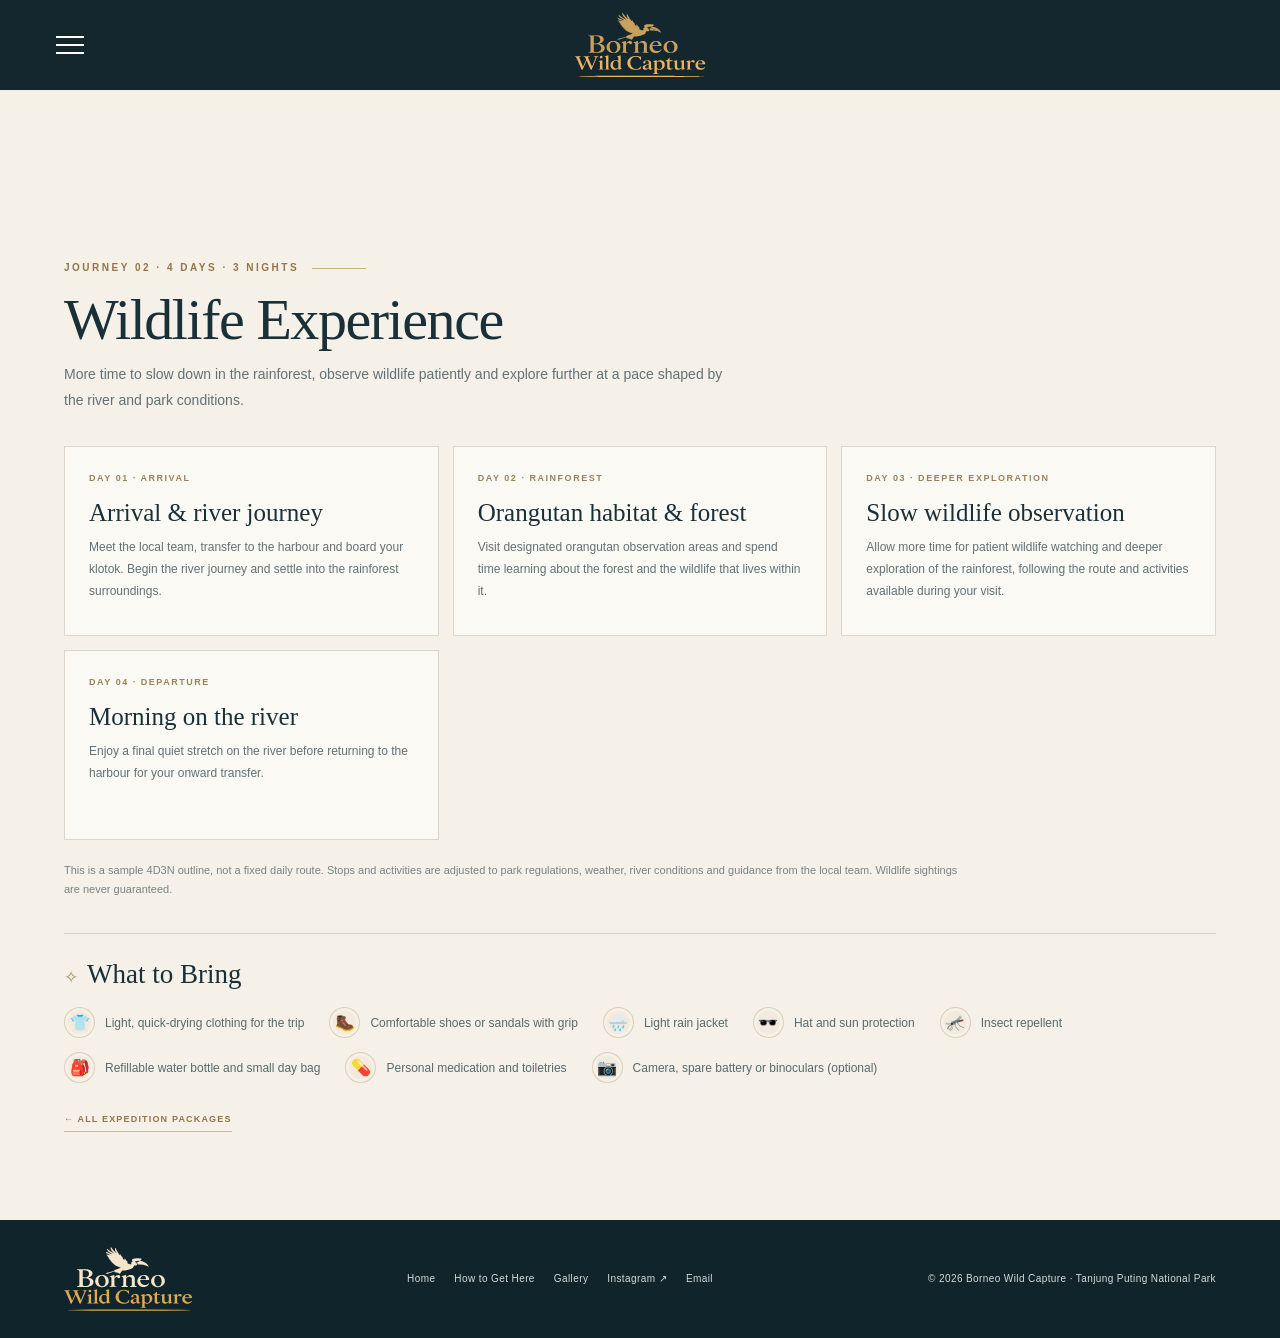
<file: itinerary-4d3n.html>
<!DOCTYPE html>
<html lang="en">
<head>
<meta charset="utf-8"><meta name="viewport" content="width=device-width, initial-scale=1">
<meta name="description" content="Wildlife Experience: 4 days · 3 nights in Tanjung Puting National Park with Borneo Wild Capture.">
<meta name="theme-color" content="#172b33">
<title>Wildlife Experience (4 days · 3 nights) | Borneo Wild Capture</title>
<link rel="icon" type="image/svg+xml" href="assets/favicon.svg">
<style>
:root{--slate-950:#14272e;--slate-900:#1a3038;--slate-850:#203a43;--champagne:#c9b184;--champagne-light:#e5d6b8;--ivory:#f5f1e8;--paper:#fbf9f4;--ink:#1b2b31;--muted:#66767a;--serif:Georgia,'Times New Roman',serif;--sans:Arial,Helvetica,sans-serif}
*{box-sizing:border-box}html{scroll-behavior:smooth}body{margin:0;background:var(--slate-950);color:var(--ivory);font-family:var(--sans);line-height:1.65}a{color:inherit;text-decoration:none}img{display:block;max-width:100%}.wrap{width:min(1180px,90%);margin-inline:auto}
.topbar{position:absolute;z-index:5;inset:0 0 auto;color:#fff;border-bottom:1px solid #ffffff35;background:linear-gradient(180deg,#10232baa,transparent)}
.nav{min-height:88px;display:flex;align-items:center;justify-content:space-between;gap:24px}.brand{display:flex;align-items:center;gap:11px;flex:0 0 auto}.brand-mark{width:39px;height:39px;color:var(--champagne-light);flex:0 0 auto}.brand-name{font:700 14px/1.12 var(--serif);letter-spacing:.16em}.brand-name span{display:block;color:#eadfc8;font:9px/1.6 var(--sans);letter-spacing:.27em;margin-top:3px}
.navlinks{display:flex;align-items:center;justify-content:flex-end;gap:clamp(10px,1.5vw,21px);font-size:10px;letter-spacing:.065em;text-transform:uppercase}.navlinks a{position:relative;padding:9px 0;white-space:nowrap;color:#f7f4ee}.navlinks a::after{content:"";position:absolute;left:0;right:100%;bottom:2px;height:1px;background:var(--champagne);transition:right .25s}.navlinks a:hover::after,.navlinks a.active::after{right:0}.navlinks a.active{color:var(--champagne-light)}
.nav-cta{padding:11px 14px;border:1px solid #d9c49b;color:#172b33;font-size:9px;font-weight:700;letter-spacing:.1em;text-transform:uppercase;background:var(--champagne-light);white-space:nowrap}.menu-toggle{display:none;appearance:none;background:transparent;border:0;padding:10px;width:44px;height:44px;cursor:pointer;color:#fff}.menu-toggle span{display:block;height:2px;width:23px;background:currentColor;margin:5px auto}.nav-book{display:none}
.itinerary-page{min-height:100vh;padding:158px 0 76px;background:var(--slate-950);position:relative;overflow:hidden}.itinerary-page:before{content:"";position:absolute;inset:0;pointer-events:none;opacity:.10;background:repeating-radial-gradient(ellipse at 8% 32%,transparent 0 38px,rgba(226,211,181,.18) 39px 40px,transparent 41px 80px);mask-image:linear-gradient(90deg,#000,transparent 65%)}
.index-layout{position:relative;display:grid;grid-template-columns:1.08fr .92fr;gap:clamp(38px,6vw,88px);align-items:start}.index-left{min-width:0}
.eyebrow{display:flex;align-items:center;gap:13px;color:var(--champagne-light);font-size:10px;font-weight:700;letter-spacing:.25em;text-transform:uppercase}.eyebrow:after{content:"";width:54px;height:1px;background:var(--champagne)}
h1{max-width:680px;margin:35px 0 20px;font:clamp(48px,6.4vw,82px)/.99 var(--serif);font-weight:400;letter-spacing:-.045em;color:var(--ivory)}h1 em{display:block;color:var(--champagne-light);font-weight:400}
.intro{max-width:550px;margin:0 0 42px;color:#cbd4d1;font-size:14px;line-height:1.9}.photo-wrap{position:relative;margin:0;max-width:560px;height:clamp(350px,43vw,570px);overflow:hidden;background:#203a43}.photo-wrap img{width:100%;height:100%;object-fit:cover;object-position:center 42%}.photo-caption{position:absolute;inset:auto 0 0;padding:45px 24px 20px;background:linear-gradient(0deg,rgba(8,20,24,.78),transparent);color:#f4ead6;font-size:9px;letter-spacing:.2em;text-transform:uppercase}
.index-right{padding-top:8px}.index-label{margin:0 0 13px;color:var(--champagne);font-size:9px;font-weight:700;letter-spacing:.2em;text-transform:uppercase}.index-section{padding:0 0 25px;margin:0 0 24px;border-bottom:1px solid #ffffff2b}.index-section:last-child{margin-bottom:0}
.section-heading{display:flex;align-items:center;gap:12px;margin-bottom:13px}.section-chip{display:inline-block;padding:7px 13px;background:var(--champagne);color:var(--slate-950);font:17px/1.1 var(--serif)}.section-duration{color:#d5dcd6;font-size:9px;letter-spacing:.14em;text-transform:uppercase}
.index-section h2{margin:0 0 11px;color:var(--ivory);font:clamp(23px,2.5vw,30px)/1.1 var(--serif);font-weight:400}.index-row{display:grid;grid-template-columns:1fr auto;gap:15px;padding:4px 0;color:#d1d9d5;font-size:12px;line-height:1.5}.index-row span:last-child{color:var(--champagne-light);font-variant-numeric:tabular-nums;letter-spacing:.1em}.index-note{margin:8px 0 0;color:#9eadaa;font-size:10px;line-height:1.65}
.details{padding:78px 0 88px;background:var(--ivory);color:var(--ink)}.details-head{max-width:700px;margin-bottom:32px}.details-head .eyebrow{color:#8b744c}.details-head h2{margin:12px 0 10px;color:var(--slate-950);font:clamp(36px,4vw,52px)/1.05 var(--serif);font-weight:400}.details-head p{margin:0;color:#667579;font-size:13px}
.day-grid{display:grid;grid-template-columns:repeat(3,1fr);gap:15px}.day-card{padding:24px;background:var(--paper);border:1px solid #e5dfd2}.day-no{color:#9a8358;font-size:9px;font-weight:700;letter-spacing:.18em;text-transform:uppercase}.day-card h3{margin:10px 0 8px;color:var(--slate-950);font:25px/1.12 var(--serif);font-weight:400}.day-card p{margin:0;color:#667579;font-size:12px;line-height:1.8}.note{margin:20px 0 0;color:#788486;font-size:10px;line-height:1.7}
.final-cta{padding:60px 0;background:#e9dfca;color:var(--slate-950)}.cta-inner{display:flex;justify-content:space-between;align-items:center;gap:30px}.cta-inner .eyebrow{color:#8b744c}.cta-inner h2{margin:11px 0 6px;font:clamp(31px,3.5vw,45px)/1.05 var(--serif);font-weight:400}.cta-inner p{margin:0;color:#5f6b69;font-size:12px}.cta-button{display:inline-flex;align-items:center;padding:15px 20px;background:var(--slate-900);color:#f4ead6;font-size:10px;letter-spacing:.1em;text-transform:uppercase;white-space:nowrap}
.footer{background:#10242b;color:#b9c3c0;padding:27px 0}.footer-row{display:flex;justify-content:space-between;align-items:center;gap:20px;font-size:10px;letter-spacing:.04em}.footer-brand{color:#e5d6b8;font:18px var(--serif);letter-spacing:.1em}.footer-links{display:flex;gap:19px;flex-wrap:wrap}
@media(max-width:980px){.nav{gap:12px}.navlinks{gap:9px;font-size:9px}.nav-cta{padding:10px}.index-layout{gap:35px}.index-row{font-size:11px}}
@media(max-width:760px){.topbar{background:rgba(17,36,43,.94);backdrop-filter:blur(12px)}.nav{min-height:76px;padding:14px 0;gap:12px}.brand-name{font-size:12px}.brand-mark{width:34px;height:34px}.menu-toggle{display:block;margin-left:auto;flex:0 0 auto}.nav-cta{display:none}.navlinks{display:none;position:absolute;top:calc(100% + 1px);left:0;right:0;width:100%;padding:14px 20px 18px;background:rgba(17,36,43,.98);border:1px solid rgba(229,214,184,.2);box-shadow:0 18px 35px #0004;flex-direction:column;align-items:stretch;gap:0;z-index:30;font-size:11px}.navlinks.is-open{display:flex;max-height:calc(100svh - 92px);overflow-y:auto}.navlinks a{padding:12px 3px;border-bottom:1px solid #ffffff1a}.nav-book{display:block;color:#ead8b5}.menu-toggle[aria-expanded=true] span:nth-child(1){transform:translateY(7px) rotate(45deg)}.menu-toggle[aria-expanded=true] span:nth-child(2){opacity:0}.menu-toggle[aria-expanded=true] span:nth-child(3){transform:translateY(-7px) rotate(-45deg)}.itinerary-page{padding:125px 0 55px}.index-layout{grid-template-columns:1fr;gap:34px}h1{font-size:clamp(44px,12vw,62px);margin:25px 0 17px}.intro{font-size:13px;margin-bottom:27px}.photo-wrap{height:clamp(390px,112vw,560px);max-width:none}.index-right{padding-top:0}.index-section{padding-bottom:20px;margin-bottom:20px}.index-section h2{font-size:27px}.index-row{font-size:12px}.details{padding:60px 0}.day-grid{grid-template-columns:1fr;gap:12px}.day-card{padding:21px}.cta-inner{align-items:flex-start;flex-direction:column}.footer-row{align-items:flex-start;flex-direction:column}}
@media(prefers-reduced-motion:reduce){html{scroll-behavior:auto}*,*:before,*:after{transition:none!important}}
</style>
<link rel="stylesheet" href="site-theme.css">
<style id="itinerary-package-refinement">
/* Page 03 — transparent expedition package selectors and individual itineraries */
.itinerary-overview{padding:clamp(64px,8vw,94px) 0;background:var(--bwc-slate-900)}
.overview-head{margin-bottom:38px}
.trip-grid{align-items:stretch;gap:16px}
.trip-card{display:flex;flex-direction:column;align-items:flex-start;min-height:286px;padding:clamp(22px,2.8vw,32px);color:var(--bwc-ivory);text-decoration:none;background:rgba(245,241,232,.035);border:1px solid rgba(229,214,184,.34);transition:border-color .25s ease,background .25s ease,transform .25s ease}
.trip-card:hover,.trip-card:focus-visible{background:rgba(245,241,232,.075);border-color:rgba(229,214,184,.82);transform:translateY(-3px)}
.trip-card:focus-visible,.trip-card-action:focus-visible,.back-to-packages:focus-visible{outline:2px solid var(--bwc-champagne-light);outline-offset:4px}
.trip-card-meta{width:100%;gap:8px;font-size:9px;letter-spacing:.13em}
.trip-card h3{margin:24px 0 12px;font-size:clamp(26px,2.8vw,34px)}
.trip-card p{font-size:13px;line-height:1.85}
.trip-card-action{display:inline-flex;align-items:center;gap:12px;margin-top:auto;padding-top:25px;color:var(--bwc-champagne-light);font-size:9px;font-weight:700;letter-spacing:.14em;text-transform:uppercase}
.trip-card-action span{font-size:15px;transition:transform .2s ease}
.trip-card:hover .trip-card-action span{transform:translate(3px,3px)}
.overview-note{max-width:850px;margin-top:27px}
.package-itinerary{padding:clamp(58px,7.5vw,88px) 0;background:var(--bwc-ivory);color:var(--bwc-ink);scroll-margin-top:24px}
.package-itinerary+.package-itinerary{border-top:1px solid rgba(20,39,46,.12)}
.package-inner{width:min(1180px,90%);margin-inline:auto}
.package-heading{max-width:780px;margin-bottom:32px}
.package-heading .eyebrow{color:#92764a}
.package-heading h2{margin:12px 0;color:var(--bwc-slate);font:clamp(36px,5vw,58px)/1.06 Georgia,'Times New Roman',serif;font-weight:400;letter-spacing:-.025em}
.package-heading p{max-width:680px;margin:0;color:#627176;font-size:14px;line-height:1.85}
.package-day-grid{display:grid;grid-template-columns:repeat(3,minmax(0,1fr));gap:14px}
.package-day{min-height:190px;padding:24px;background:var(--bwc-paper);border:1px solid #ded7c9}
.package-day-index{color:#9a8358;font-size:9px;font-weight:700;letter-spacing:.17em;text-transform:uppercase}
.package-day h3{margin:12px 0 9px;color:var(--bwc-slate);font:25px/1.16 Georgia,'Times New Roman',serif;font-weight:400}
.package-day p{margin:0;color:#617176;font-size:12px;line-height:1.85}
.package-note{max-width:900px;margin:21px 0 0;color:#788486;font-size:11px;line-height:1.75}
.what-to-bring{margin-top:34px;padding:25px 0 0;border-top:1px solid rgba(20,39,46,.16)}
.what-to-bring h3{margin:0 0 17px;color:var(--bwc-slate);font:27px/1.15 Georgia,'Times New Roman',serif;font-weight:400}
.what-to-bring h3 span{display:inline-block;margin-right:9px;color:#a58d61;font-size:17px}
.bring-list{display:flex;flex-wrap:wrap;column-gap:25px;row-gap:14px}
.bring-item{display:inline-flex;align-items:center;gap:10px;color:#58696d;font-size:12px;line-height:1.55}
.bring-symbol{display:inline-grid;place-items:center;flex:0 0 31px;width:31px;height:31px;background:rgba(201,177,132,.10);border:1px solid rgba(165,141,97,.30);border-radius:50%;font:16px/1 system-ui,'Apple Color Emoji','Segoe UI Emoji','Noto Color Emoji',sans-serif;box-shadow:inset 0 0 0 3px rgba(255,255,255,.30)}
.back-to-packages{display:inline-flex;align-items:center;gap:9px;margin-top:29px;padding-bottom:4px;color:#92764a;border-bottom:1px solid rgba(146,118,74,.45);font-size:9px;font-weight:700;letter-spacing:.13em;text-transform:uppercase}
.back-to-packages:hover{color:var(--bwc-slate);border-color:var(--bwc-slate)}
@media(max-width:800px){.trip-grid{grid-template-columns:1fr;gap:13px}.trip-card{min-height:auto;padding:25px}.trip-card h3{margin-top:17px}.trip-card-action{padding-top:20px}.package-day-grid{grid-template-columns:1fr;gap:11px}.package-day{min-height:auto;padding:22px}.package-itinerary{padding:58px 0 62px}.package-heading h2{font-size:clamp(35px,9vw,48px)}.bring-list{column-gap:16px;row-gap:12px}}
@media(prefers-reduced-motion:reduce){.trip-card,.trip-card-action span{transition:none!important}}
</style>
<style id="standalone-package-page">.package-detail-main{padding-top:94px;background:var(--bwc-ivory);min-height:100svh}.package-detail-main .package-itinerary{padding-top:clamp(52px,6vw,76px)}@media(max-width:760px){.package-detail-main{padding-top:78px}.package-detail-main .package-itinerary{padding-top:44px}}</style><link rel="stylesheet" href="assets/interior-header.css?v=compact-20261121">
</head>
<body>
<header class="bwc-header" role="banner">
  <div class="bwc-header-inner">
    <button class="bwc-menu-toggle" type="button" aria-label="Open navigation menu" aria-expanded="false" aria-controls="bwc-site-menu">
      <span></span><span></span><span></span>
    </button>
    <a class="bwc-brand" href="index.html#home" aria-label="Borneo Wild Capture home">
      <img class="bwc-brand-logo" src="assets/borneo-wild-capture-logo.svg" alt="Borneo Wild Capture — official hornbill logo" width="190" height="96" loading="eager" decoding="async">
    </a>
    <nav id="bwc-site-menu" class="bwc-menu" aria-label="Main navigation">
<a href="index.html">Home</a>
<a href="how-to-get-here.html">How to Get Here</a>
<a href="itinerary.html" class="active" aria-current="page">Itinerary</a>
<a href="gallery.html">Gallery</a>
<a href="about.html">Our Story</a>
<a href="contact.html">Contact</a>
<a class="nav-book" href="https://wa.me/6285190836669?text=Hello%20Borneo%20Wild%20Capture%2C%20I%27d%20like%20to%20book%20a%20trip." target="_blank" rel="noopener noreferrer">Book a Trip ↗</a>
    </nav>
  </div>
</header>
<main class="package-detail-main">
<section class="package-itinerary" id="itinerary-4d3n" aria-labelledby="title-4d3n"><div class="package-inner">
<header class="package-heading"><div class="eyebrow">Journey 02 · 4 days · 3 nights</div><h2 id="title-4d3n">Wildlife Experience</h2><p>More time to slow down in the rainforest, observe wildlife patiently and explore further at a pace shaped by the river and park conditions.</p></header>
<div class="package-day-grid">
<article class="package-day"><div class="package-day-index">Day 01 · Arrival</div><h3>Arrival &amp; river journey</h3><p>Meet the local team, transfer to the harbour and board your klotok. Begin the river journey and settle into the rainforest surroundings.</p></article>
<article class="package-day"><div class="package-day-index">Day 02 · Rainforest</div><h3>Orangutan habitat &amp; forest</h3><p>Visit designated orangutan observation areas and spend time learning about the forest and the wildlife that lives within it.</p></article>
<article class="package-day"><div class="package-day-index">Day 03 · Deeper exploration</div><h3>Slow wildlife observation</h3><p>Allow more time for patient wildlife watching and deeper exploration of the rainforest, following the route and activities available during your visit.</p></article>
<article class="package-day"><div class="package-day-index">Day 04 · Departure</div><h3>Morning on the river</h3><p>Enjoy a final quiet stretch on the river before returning to the harbour for your onward transfer.</p></article>
</div>
<p class="package-note">This is a sample 4D3N outline, not a fixed daily route. Stops and activities are adjusted to park regulations, weather, river conditions and guidance from the local team. Wildlife sightings are never guaranteed.</p>
<div class="what-to-bring"><h3><span aria-hidden="true">✧</span>What to Bring</h3><div class="bring-list">
<span class="bring-item"><span class="bring-symbol" aria-hidden="true">👕</span>Light, quick-drying clothing for the trip</span><span class="bring-item"><span class="bring-symbol" aria-hidden="true">🥾</span>Comfortable shoes or sandals with grip</span><span class="bring-item"><span class="bring-symbol" aria-hidden="true">🌧️</span>Light rain jacket</span><span class="bring-item"><span class="bring-symbol" aria-hidden="true">🕶️</span>Hat and sun protection</span><span class="bring-item"><span class="bring-symbol" aria-hidden="true">🦟</span>Insect repellent</span><span class="bring-item"><span class="bring-symbol" aria-hidden="true">🎒</span>Refillable water bottle and small day bag</span><span class="bring-item"><span class="bring-symbol" aria-hidden="true">💊</span>Personal medication and toiletries</span><span class="bring-item"><span class="bring-symbol" aria-hidden="true">📷</span>Camera, spare battery or binoculars (optional)</span>
</div></div>
<a class="back-to-packages" href="itinerary.html#packages">← All expedition packages</a>
</div></section>
</main>
<footer class="footer"><div class="wrap footer-row"><a class="brand footer-brand" href="index.html" aria-label="Borneo Wild Capture home"><svg xmlns="http://www.w3.org/2000/svg" class="brand-logo" width="116" height="58" viewBox="0 0 1108 553" role="img" aria-label="Borneo Wild Capture — official hornbill logo" focusable="false">
<title id="t">Borneo Wild Capture</title><desc id="d">The exact hornbill and wordmark artwork supplied by the brand owner, with transparent background.</desc>
<path fill="#f4e5cb" fill-rule="evenodd" d="M362,42 L365,49 L372,56 L402,70 L397,71 L366,64 L371,73 L384,80 L379,80 L376,82 L382,89 L389,92 L386,96 L390,101 L397,105 L395,107 L396,111 L405,117 L405,122 L413,127 L413,132 L420,136 L422,141 L429,145 L433,151 L441,154 L442,158 L451,161 L453,165 L463,167 L467,171 L474,171 L479,174 L492,174 L477,185 L439,198 L435,201 L437,203 L435,205 L394,218 L370,222 L368,224 L369,226 L362,229 L361,232 L372,231 L373,233 L438,210 L439,217 L441,216 L442,218 L457,220 L470,225 L481,232 L484,232 L505,203 L533,203 L564,195 L576,189 L585,187 L597,180 L608,160 L620,159 L633,155 L635,151 L630,147 L627,136 L624,133 L628,131 L628,127 L624,124 L620,125 L620,128 L623,126 L626,129 L623,133 L621,133 L617,129 L616,125 L617,123 L626,121 L649,119 L656,120 L632,134 L630,137 L638,144 L642,151 L662,151 L687,154 L715,162 L732,171 L731,165 L726,156 L708,138 L682,125 L659,119 L671,106 L671,102 L667,99 L657,100 L644,97 L624,96 L601,101 L592,106 L588,112 L589,118 L595,125 L588,128 L583,133 L581,137 L583,148 L569,149 L553,143 L548,139 L551,138 L548,131 L549,126 L540,118 L537,112 L537,107 L535,111 L532,108 L529,99 L526,97 L524,106 L522,106 L523,114 L522,115 L509,100 L508,91 L493,73 L487,61 L485,60 L486,72 L472,55 L454,26 L445,7 L441,10 L441,24 L444,34 L453,50 L452,52 L427,28 L407,0 L403,3 L405,18 L411,29 L432,53 L431,54 L394,32 L374,15 L372,20 L378,33 L389,43 L416,61 L413,62 L397,56 L364,40ZM431,54 L433,53 L435,55 L433,56Z"/>
<path fill="#f4e5cb" fill-rule="evenodd" d="M114,193 L114,199 L122,199 L127,201 L133,209 L133,329 L127,337 L113,340 L113,345 L203,345 L226,340 L242,331 L248,325 L254,313 L255,296 L253,290 L248,282 L237,273 L229,269 L210,264 L227,258 L242,244 L246,234 L246,223 L240,210 L225,199 L201,193ZM163,270 L188,270 L202,273 L212,278 L219,285 L224,297 L224,312 L221,320 L212,330 L196,337 L172,337 L168,336 L163,331ZM165,201 L192,202 L204,207 L212,215 L216,225 L216,238 L212,248 L203,257 L194,261 L183,263 L162,262 L162,204Z"/>
<path fill="#f4e5cb" fill-rule="evenodd" d="M315,242 L293,251 L277,268 L270,287 L270,304 L272,312 L279,325 L288,334 L302,342 L324,347 L334,347 L352,343 L368,334 L380,321 L385,311 L388,298 L385,277 L378,264 L368,254 L359,248 L342,242ZM319,249 L332,249 L344,255 L352,265 L359,285 L360,302 L356,321 L351,330 L345,336 L336,340 L326,340 L316,336 L305,324 L298,304 L297,283 L301,266 L311,253Z"/>
<path fill="#f4e5cb" fill-rule="evenodd" d="M481,245 L475,242 L460,243 L450,249 L436,266 L436,243 L434,241 L395,253 L396,256 L402,257 L408,261 L411,272 L410,333 L404,339 L395,340 L395,345 L456,344 L456,340 L445,339 L437,332 L436,277 L440,269 L451,260 L459,260 L471,269 L480,268 L485,263 L487,256Z"/>
<path fill="#f4e5cb" fill-rule="evenodd" d="M608,255 L597,245 L583,241 L570,242 L561,245 L546,255 L539,262 L538,242 L533,242 L499,253 L498,256 L507,259 L511,263 L513,269 L513,330 L508,338 L497,340 L497,345 L554,345 L554,340 L542,337 L538,330 L538,269 L548,261 L559,257 L571,257 L582,263 L587,273 L587,331 L582,338 L572,340 L572,345 L628,345 L629,340 L618,338 L613,331 L613,269Z"/>
<path fill="#f4e5cb" fill-rule="evenodd" d="M687,241 L676,243 L662,249 L646,263 L637,280 L635,289 L635,305 L642,323 L659,339 L677,346 L698,346 L711,342 L720,337 L731,327 L738,315 L735,314 L724,323 L711,328 L697,329 L685,326 L674,320 L666,311 L660,296 L660,286 L736,285 L737,274 L731,260 L720,249 L703,242ZM661,273 L668,259 L674,253 L682,249 L694,249 L700,252 L707,260 L710,269 L709,278 L666,279 L661,277Z"/>
<path fill="#f4e5cb" fill-rule="evenodd" d="M801,242 L780,250 L774,254 L762,267 L754,286 L755,309 L763,325 L775,336 L786,342 L805,347 L830,345 L850,336 L866,319 L870,311 L873,298 L872,281 L865,265 L857,256 L847,249 L828,242ZM805,249 L817,249 L823,251 L835,262 L840,271 L845,290 L845,303 L842,318 L837,328 L828,337 L820,340 L810,340 L804,338 L794,330 L786,316 L782,301 L782,279 L786,266 L796,253Z"/>
<path fill="#e0a94e" fill-rule="evenodd" d="M286,365 L254,373 L255,377 L259,377 L265,382 L266,388 L266,475 L264,481 L253,485 L253,488 L299,488 L298,484 L290,483 L286,476Z"/>
<path fill="#e0a94e" fill-rule="evenodd" d="M390,365 L359,373 L359,377 L366,378 L370,384 L369,412 L363,408 L355,406 L339,407 L321,415 L309,428 L303,446 L304,460 L311,475 L322,485 L336,490 L347,490 L359,485 L369,476 L371,489 L403,482 L403,480 L396,479 L391,474ZM348,412 L361,416 L370,427 L370,469 L365,474 L353,478 L338,474 L329,464 L325,453 L325,435 L329,425 L337,416Z"/>
<path fill="#e0a94e" fill-rule="evenodd" d="M223,369 L215,373 L212,378 L212,382 L217,390 L227,392 L235,387 L236,376 L233,372Z"/>
<path fill="#e0a94e" fill-rule="evenodd" d="M459,396 L450,412 L446,433 L450,452 L456,463 L465,473 L484,485 L504,490 L530,490 L559,482 L565,461 L564,457 L549,473 L539,479 L529,482 L510,481 L494,474 L483,463 L476,450 L473,438 L473,418 L477,404 L486,390 L498,381 L513,377 L528,378 L539,382 L552,393 L561,407 L563,406 L563,386 L561,374 L554,378 L542,373 L526,370 L499,372 L476,381Z"/>
<path fill="#e0a94e" fill-rule="evenodd" d="M0,373 L0,377 L7,378 L14,385 L59,490 L66,490 L101,413 L135,489 L143,490 L188,384 L193,379 L201,377 L201,373 L162,373 L162,377 L170,378 L175,382 L176,389 L146,461 L115,389 L116,381 L120,378 L128,377 L128,373 L74,373 L74,377 L82,378 L89,384 L97,404 L75,453 L70,460 L39,386 L40,381 L44,378 L52,377 L52,373Z"/>
<path fill="#e0a94e" fill-rule="evenodd" d="M801,387 L785,405 L771,411 L771,416 L785,418 L785,477 L788,483 L794,488 L800,490 L812,490 L824,485 L833,477 L833,475 L831,474 L824,478 L815,479 L810,477 L806,472 L805,418 L810,416 L830,416 L831,408 L807,408 L805,406 L805,387Z"/>
<path fill="#e0a94e" fill-rule="evenodd" d="M234,406 L202,415 L202,418 L209,419 L214,425 L214,478 L210,483 L202,485 L202,488 L247,488 L247,485 L240,484 L235,478Z"/>
<path fill="#e0a94e" fill-rule="evenodd" d="M590,414 L581,425 L581,429 L584,434 L597,434 L601,430 L600,418 L607,413 L619,414 L627,424 L628,439 L626,441 L592,451 L579,461 L577,466 L577,474 L579,480 L585,486 L595,490 L605,490 L616,486 L628,477 L631,485 L635,488 L648,489 L657,485 L663,480 L662,476 L657,479 L652,479 L648,474 L648,425 L641,413 L629,407 L616,406 L601,409ZM627,446 L627,472 L617,478 L606,478 L602,476 L598,470 L598,463 L601,457 L612,450Z"/>
<path fill="#e0a94e" fill-rule="evenodd" d="M748,413 L735,407 L724,406 L711,410 L699,420 L697,419 L697,407 L665,415 L666,419 L674,421 L677,426 L677,514 L673,520 L664,522 L665,525 L711,525 L710,521 L702,520 L698,515 L698,486 L699,485 L711,490 L725,490 L744,483 L756,472 L764,455 L765,441 L760,426ZM711,419 L722,419 L731,423 L738,431 L742,444 L742,459 L737,473 L732,479 L721,484 L709,482 L698,473 L698,426Z"/>
<path fill="#e0a94e" fill-rule="evenodd" d="M838,414 L838,418 L845,419 L849,425 L849,472 L851,478 L858,486 L868,490 L882,490 L894,485 L906,475 L908,490 L939,483 L938,480 L931,479 L927,473 L927,407 L896,413 L896,417 L905,420 L907,423 L907,468 L902,473 L889,478 L875,475 L870,467 L870,408 L867,407Z"/>
<path fill="#e0a94e" fill-rule="evenodd" d="M1014,409 L1010,407 L995,408 L984,417 L979,425 L977,407 L946,415 L946,419 L953,420 L957,424 L958,428 L958,477 L955,483 L946,485 L946,488 L993,488 L992,484 L985,484 L979,479 L979,433 L983,426 L990,421 L995,421 L1007,429 L1015,427 L1018,423 L1018,414Z"/>
<path fill="#e0a94e" fill-rule="evenodd" d="M1060,407 L1046,412 L1033,423 L1025,439 L1024,456 L1026,464 L1032,475 L1044,485 L1059,490 L1076,490 L1095,482 L1104,473 L1107,467 L1104,466 L1097,472 L1082,477 L1073,477 L1063,474 L1055,469 L1049,462 L1045,452 L1044,443 L1107,442 L1107,433 L1103,422 L1091,411 L1080,407ZM1084,426 L1085,434 L1083,436 L1045,435 L1051,420 L1061,413 L1067,412 L1076,415Z"/>
<path fill="#e0a94e" fill-rule="evenodd" d="M33,546 L35,548 L233,552 L874,552 L1038,550 L1094,547 L1091,545 L1018,543 L710,541 L228,541 L40,544Z"/>
</svg></a><div class="footer-links"><a href="index.html">Home</a><a href="how-to-get-here.html">How to Get Here</a><a href="gallery.html">Gallery</a><a href="https://instagram.com/borneowildcapture" target="_blank" rel="noopener noreferrer">Instagram ↗</a><a href="mailto:orangutantrip6@gmail.com">Email</a></div><span>© 2026 Borneo Wild Capture · Tanjung Puting National Park</span></div></footer>
<script src="assets/site.js" defer></script>
<script src="assets/interior-header.js"></script>
</body>
</html>
</file>
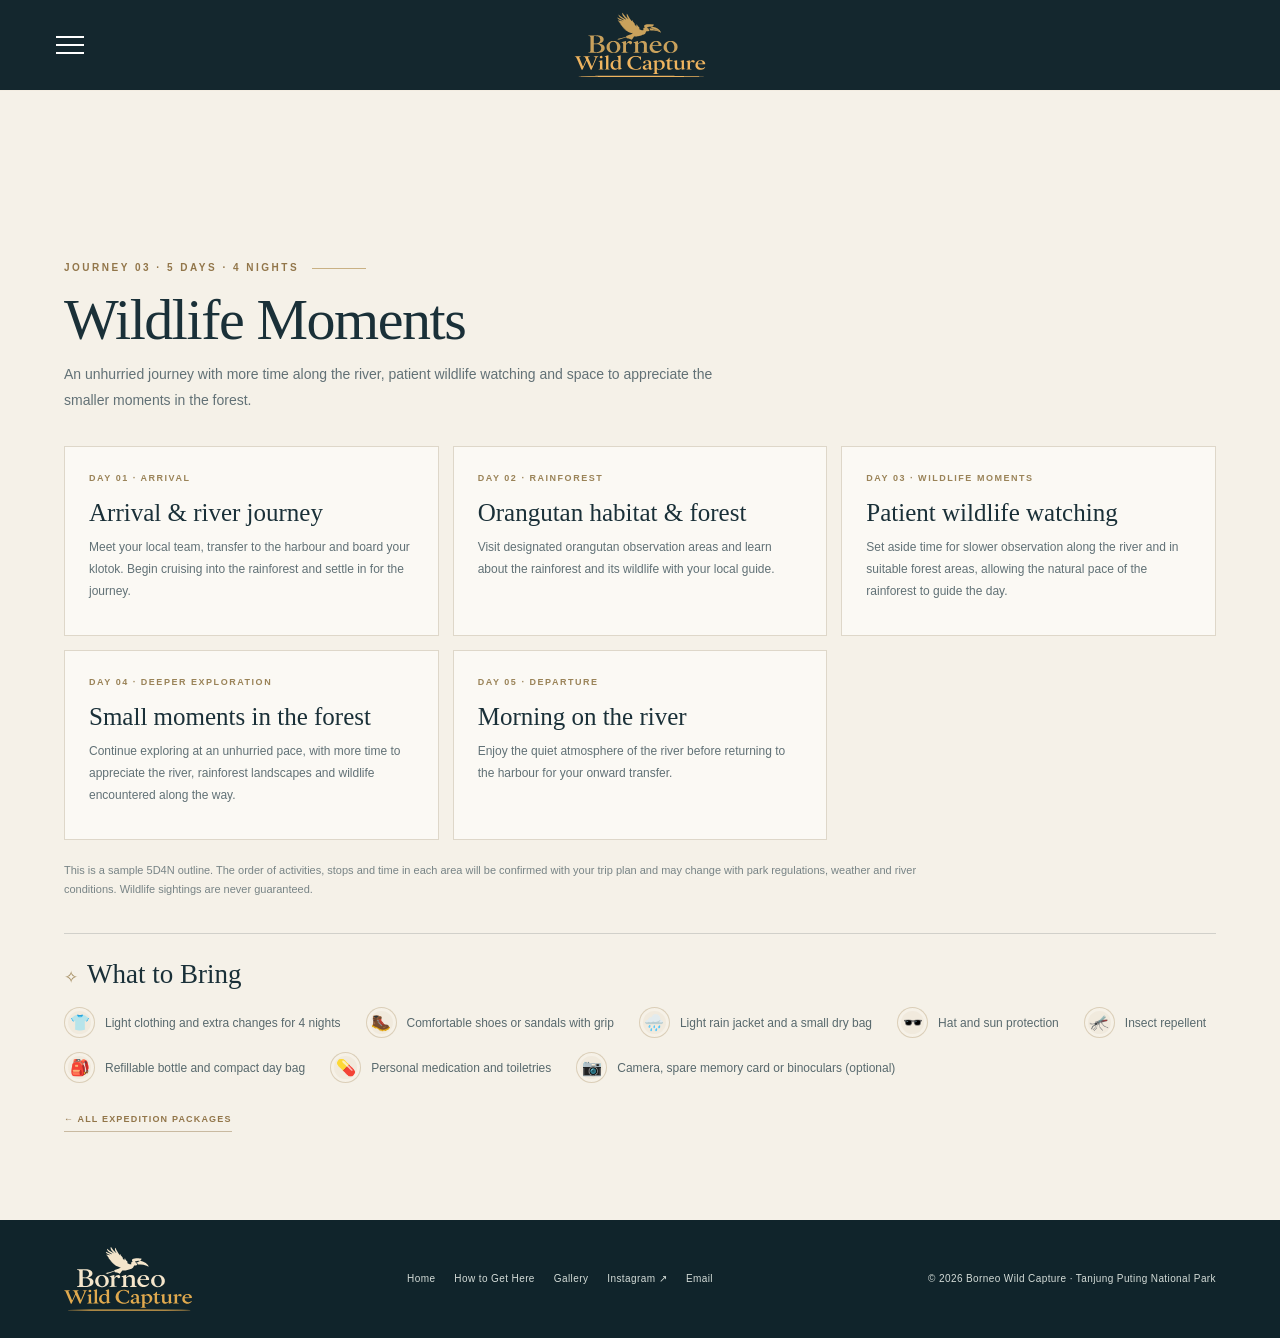
<file: itinerary-5d4n.html>
<!DOCTYPE html>
<html lang="en">
<head>
<meta charset="utf-8"><meta name="viewport" content="width=device-width, initial-scale=1">
<meta name="description" content="Wildlife Moments: 5 days · 4 nights in Tanjung Puting National Park with Borneo Wild Capture.">
<meta name="theme-color" content="#172b33">
<title>Wildlife Moments (5 days · 4 nights) | Borneo Wild Capture</title>
<link rel="icon" type="image/svg+xml" href="assets/favicon.svg">
<style>
:root{--slate-950:#14272e;--slate-900:#1a3038;--slate-850:#203a43;--champagne:#c9b184;--champagne-light:#e5d6b8;--ivory:#f5f1e8;--paper:#fbf9f4;--ink:#1b2b31;--muted:#66767a;--serif:Georgia,'Times New Roman',serif;--sans:Arial,Helvetica,sans-serif}
*{box-sizing:border-box}html{scroll-behavior:smooth}body{margin:0;background:var(--slate-950);color:var(--ivory);font-family:var(--sans);line-height:1.65}a{color:inherit;text-decoration:none}img{display:block;max-width:100%}.wrap{width:min(1180px,90%);margin-inline:auto}
.topbar{position:absolute;z-index:5;inset:0 0 auto;color:#fff;border-bottom:1px solid #ffffff35;background:linear-gradient(180deg,#10232baa,transparent)}
.nav{min-height:88px;display:flex;align-items:center;justify-content:space-between;gap:24px}.brand{display:flex;align-items:center;gap:11px;flex:0 0 auto}.brand-mark{width:39px;height:39px;color:var(--champagne-light);flex:0 0 auto}.brand-name{font:700 14px/1.12 var(--serif);letter-spacing:.16em}.brand-name span{display:block;color:#eadfc8;font:9px/1.6 var(--sans);letter-spacing:.27em;margin-top:3px}
.navlinks{display:flex;align-items:center;justify-content:flex-end;gap:clamp(10px,1.5vw,21px);font-size:10px;letter-spacing:.065em;text-transform:uppercase}.navlinks a{position:relative;padding:9px 0;white-space:nowrap;color:#f7f4ee}.navlinks a::after{content:"";position:absolute;left:0;right:100%;bottom:2px;height:1px;background:var(--champagne);transition:right .25s}.navlinks a:hover::after,.navlinks a.active::after{right:0}.navlinks a.active{color:var(--champagne-light)}
.nav-cta{padding:11px 14px;border:1px solid #d9c49b;color:#172b33;font-size:9px;font-weight:700;letter-spacing:.1em;text-transform:uppercase;background:var(--champagne-light);white-space:nowrap}.menu-toggle{display:none;appearance:none;background:transparent;border:0;padding:10px;width:44px;height:44px;cursor:pointer;color:#fff}.menu-toggle span{display:block;height:2px;width:23px;background:currentColor;margin:5px auto}.nav-book{display:none}
.itinerary-page{min-height:100vh;padding:158px 0 76px;background:var(--slate-950);position:relative;overflow:hidden}.itinerary-page:before{content:"";position:absolute;inset:0;pointer-events:none;opacity:.10;background:repeating-radial-gradient(ellipse at 8% 32%,transparent 0 38px,rgba(226,211,181,.18) 39px 40px,transparent 41px 80px);mask-image:linear-gradient(90deg,#000,transparent 65%)}
.index-layout{position:relative;display:grid;grid-template-columns:1.08fr .92fr;gap:clamp(38px,6vw,88px);align-items:start}.index-left{min-width:0}
.eyebrow{display:flex;align-items:center;gap:13px;color:var(--champagne-light);font-size:10px;font-weight:700;letter-spacing:.25em;text-transform:uppercase}.eyebrow:after{content:"";width:54px;height:1px;background:var(--champagne)}
h1{max-width:680px;margin:35px 0 20px;font:clamp(48px,6.4vw,82px)/.99 var(--serif);font-weight:400;letter-spacing:-.045em;color:var(--ivory)}h1 em{display:block;color:var(--champagne-light);font-weight:400}
.intro{max-width:550px;margin:0 0 42px;color:#cbd4d1;font-size:14px;line-height:1.9}.photo-wrap{position:relative;margin:0;max-width:560px;height:clamp(350px,43vw,570px);overflow:hidden;background:#203a43}.photo-wrap img{width:100%;height:100%;object-fit:cover;object-position:center 42%}.photo-caption{position:absolute;inset:auto 0 0;padding:45px 24px 20px;background:linear-gradient(0deg,rgba(8,20,24,.78),transparent);color:#f4ead6;font-size:9px;letter-spacing:.2em;text-transform:uppercase}
.index-right{padding-top:8px}.index-label{margin:0 0 13px;color:var(--champagne);font-size:9px;font-weight:700;letter-spacing:.2em;text-transform:uppercase}.index-section{padding:0 0 25px;margin:0 0 24px;border-bottom:1px solid #ffffff2b}.index-section:last-child{margin-bottom:0}
.section-heading{display:flex;align-items:center;gap:12px;margin-bottom:13px}.section-chip{display:inline-block;padding:7px 13px;background:var(--champagne);color:var(--slate-950);font:17px/1.1 var(--serif)}.section-duration{color:#d5dcd6;font-size:9px;letter-spacing:.14em;text-transform:uppercase}
.index-section h2{margin:0 0 11px;color:var(--ivory);font:clamp(23px,2.5vw,30px)/1.1 var(--serif);font-weight:400}.index-row{display:grid;grid-template-columns:1fr auto;gap:15px;padding:4px 0;color:#d1d9d5;font-size:12px;line-height:1.5}.index-row span:last-child{color:var(--champagne-light);font-variant-numeric:tabular-nums;letter-spacing:.1em}.index-note{margin:8px 0 0;color:#9eadaa;font-size:10px;line-height:1.65}
.details{padding:78px 0 88px;background:var(--ivory);color:var(--ink)}.details-head{max-width:700px;margin-bottom:32px}.details-head .eyebrow{color:#8b744c}.details-head h2{margin:12px 0 10px;color:var(--slate-950);font:clamp(36px,4vw,52px)/1.05 var(--serif);font-weight:400}.details-head p{margin:0;color:#667579;font-size:13px}
.day-grid{display:grid;grid-template-columns:repeat(3,1fr);gap:15px}.day-card{padding:24px;background:var(--paper);border:1px solid #e5dfd2}.day-no{color:#9a8358;font-size:9px;font-weight:700;letter-spacing:.18em;text-transform:uppercase}.day-card h3{margin:10px 0 8px;color:var(--slate-950);font:25px/1.12 var(--serif);font-weight:400}.day-card p{margin:0;color:#667579;font-size:12px;line-height:1.8}.note{margin:20px 0 0;color:#788486;font-size:10px;line-height:1.7}
.final-cta{padding:60px 0;background:#e9dfca;color:var(--slate-950)}.cta-inner{display:flex;justify-content:space-between;align-items:center;gap:30px}.cta-inner .eyebrow{color:#8b744c}.cta-inner h2{margin:11px 0 6px;font:clamp(31px,3.5vw,45px)/1.05 var(--serif);font-weight:400}.cta-inner p{margin:0;color:#5f6b69;font-size:12px}.cta-button{display:inline-flex;align-items:center;padding:15px 20px;background:var(--slate-900);color:#f4ead6;font-size:10px;letter-spacing:.1em;text-transform:uppercase;white-space:nowrap}
.footer{background:#10242b;color:#b9c3c0;padding:27px 0}.footer-row{display:flex;justify-content:space-between;align-items:center;gap:20px;font-size:10px;letter-spacing:.04em}.footer-brand{color:#e5d6b8;font:18px var(--serif);letter-spacing:.1em}.footer-links{display:flex;gap:19px;flex-wrap:wrap}
@media(max-width:980px){.nav{gap:12px}.navlinks{gap:9px;font-size:9px}.nav-cta{padding:10px}.index-layout{gap:35px}.index-row{font-size:11px}}
@media(max-width:760px){.topbar{background:rgba(17,36,43,.94);backdrop-filter:blur(12px)}.nav{min-height:76px;padding:14px 0;gap:12px}.brand-name{font-size:12px}.brand-mark{width:34px;height:34px}.menu-toggle{display:block;margin-left:auto;flex:0 0 auto}.nav-cta{display:none}.navlinks{display:none;position:absolute;top:calc(100% + 1px);left:0;right:0;width:100%;padding:14px 20px 18px;background:rgba(17,36,43,.98);border:1px solid rgba(229,214,184,.2);box-shadow:0 18px 35px #0004;flex-direction:column;align-items:stretch;gap:0;z-index:30;font-size:11px}.navlinks.is-open{display:flex;max-height:calc(100svh - 92px);overflow-y:auto}.navlinks a{padding:12px 3px;border-bottom:1px solid #ffffff1a}.nav-book{display:block;color:#ead8b5}.menu-toggle[aria-expanded=true] span:nth-child(1){transform:translateY(7px) rotate(45deg)}.menu-toggle[aria-expanded=true] span:nth-child(2){opacity:0}.menu-toggle[aria-expanded=true] span:nth-child(3){transform:translateY(-7px) rotate(-45deg)}.itinerary-page{padding:125px 0 55px}.index-layout{grid-template-columns:1fr;gap:34px}h1{font-size:clamp(44px,12vw,62px);margin:25px 0 17px}.intro{font-size:13px;margin-bottom:27px}.photo-wrap{height:clamp(390px,112vw,560px);max-width:none}.index-right{padding-top:0}.index-section{padding-bottom:20px;margin-bottom:20px}.index-section h2{font-size:27px}.index-row{font-size:12px}.details{padding:60px 0}.day-grid{grid-template-columns:1fr;gap:12px}.day-card{padding:21px}.cta-inner{align-items:flex-start;flex-direction:column}.footer-row{align-items:flex-start;flex-direction:column}}
@media(prefers-reduced-motion:reduce){html{scroll-behavior:auto}*,*:before,*:after{transition:none!important}}
</style>
<link rel="stylesheet" href="site-theme.css">
<style id="itinerary-package-refinement">
/* Page 03 — transparent expedition package selectors and individual itineraries */
.itinerary-overview{padding:clamp(64px,8vw,94px) 0;background:var(--bwc-slate-900)}
.overview-head{margin-bottom:38px}
.trip-grid{align-items:stretch;gap:16px}
.trip-card{display:flex;flex-direction:column;align-items:flex-start;min-height:286px;padding:clamp(22px,2.8vw,32px);color:var(--bwc-ivory);text-decoration:none;background:rgba(245,241,232,.035);border:1px solid rgba(229,214,184,.34);transition:border-color .25s ease,background .25s ease,transform .25s ease}
.trip-card:hover,.trip-card:focus-visible{background:rgba(245,241,232,.075);border-color:rgba(229,214,184,.82);transform:translateY(-3px)}
.trip-card:focus-visible,.trip-card-action:focus-visible,.back-to-packages:focus-visible{outline:2px solid var(--bwc-champagne-light);outline-offset:4px}
.trip-card-meta{width:100%;gap:8px;font-size:9px;letter-spacing:.13em}
.trip-card h3{margin:24px 0 12px;font-size:clamp(26px,2.8vw,34px)}
.trip-card p{font-size:13px;line-height:1.85}
.trip-card-action{display:inline-flex;align-items:center;gap:12px;margin-top:auto;padding-top:25px;color:var(--bwc-champagne-light);font-size:9px;font-weight:700;letter-spacing:.14em;text-transform:uppercase}
.trip-card-action span{font-size:15px;transition:transform .2s ease}
.trip-card:hover .trip-card-action span{transform:translate(3px,3px)}
.overview-note{max-width:850px;margin-top:27px}
.package-itinerary{padding:clamp(58px,7.5vw,88px) 0;background:var(--bwc-ivory);color:var(--bwc-ink);scroll-margin-top:24px}
.package-itinerary+.package-itinerary{border-top:1px solid rgba(20,39,46,.12)}
.package-inner{width:min(1180px,90%);margin-inline:auto}
.package-heading{max-width:780px;margin-bottom:32px}
.package-heading .eyebrow{color:#92764a}
.package-heading h2{margin:12px 0;color:var(--bwc-slate);font:clamp(36px,5vw,58px)/1.06 Georgia,'Times New Roman',serif;font-weight:400;letter-spacing:-.025em}
.package-heading p{max-width:680px;margin:0;color:#627176;font-size:14px;line-height:1.85}
.package-day-grid{display:grid;grid-template-columns:repeat(3,minmax(0,1fr));gap:14px}
.package-day{min-height:190px;padding:24px;background:var(--bwc-paper);border:1px solid #ded7c9}
.package-day-index{color:#9a8358;font-size:9px;font-weight:700;letter-spacing:.17em;text-transform:uppercase}
.package-day h3{margin:12px 0 9px;color:var(--bwc-slate);font:25px/1.16 Georgia,'Times New Roman',serif;font-weight:400}
.package-day p{margin:0;color:#617176;font-size:12px;line-height:1.85}
.package-note{max-width:900px;margin:21px 0 0;color:#788486;font-size:11px;line-height:1.75}
.what-to-bring{margin-top:34px;padding:25px 0 0;border-top:1px solid rgba(20,39,46,.16)}
.what-to-bring h3{margin:0 0 17px;color:var(--bwc-slate);font:27px/1.15 Georgia,'Times New Roman',serif;font-weight:400}
.what-to-bring h3 span{display:inline-block;margin-right:9px;color:#a58d61;font-size:17px}
.bring-list{display:flex;flex-wrap:wrap;column-gap:25px;row-gap:14px}
.bring-item{display:inline-flex;align-items:center;gap:10px;color:#58696d;font-size:12px;line-height:1.55}
.bring-symbol{display:inline-grid;place-items:center;flex:0 0 31px;width:31px;height:31px;background:rgba(201,177,132,.10);border:1px solid rgba(165,141,97,.30);border-radius:50%;font:16px/1 system-ui,'Apple Color Emoji','Segoe UI Emoji','Noto Color Emoji',sans-serif;box-shadow:inset 0 0 0 3px rgba(255,255,255,.30)}
.back-to-packages{display:inline-flex;align-items:center;gap:9px;margin-top:29px;padding-bottom:4px;color:#92764a;border-bottom:1px solid rgba(146,118,74,.45);font-size:9px;font-weight:700;letter-spacing:.13em;text-transform:uppercase}
.back-to-packages:hover{color:var(--bwc-slate);border-color:var(--bwc-slate)}
@media(max-width:800px){.trip-grid{grid-template-columns:1fr;gap:13px}.trip-card{min-height:auto;padding:25px}.trip-card h3{margin-top:17px}.trip-card-action{padding-top:20px}.package-day-grid{grid-template-columns:1fr;gap:11px}.package-day{min-height:auto;padding:22px}.package-itinerary{padding:58px 0 62px}.package-heading h2{font-size:clamp(35px,9vw,48px)}.bring-list{column-gap:16px;row-gap:12px}}
@media(prefers-reduced-motion:reduce){.trip-card,.trip-card-action span{transition:none!important}}
</style>
<style id="standalone-package-page">.package-detail-main{padding-top:94px;background:var(--bwc-ivory);min-height:100svh}.package-detail-main .package-itinerary{padding-top:clamp(52px,6vw,76px)}@media(max-width:760px){.package-detail-main{padding-top:78px}.package-detail-main .package-itinerary{padding-top:44px}}</style><link rel="stylesheet" href="assets/interior-header.css?v=compact-20261121">
</head>
<body>
<header class="bwc-header" role="banner">
  <div class="bwc-header-inner">
    <button class="bwc-menu-toggle" type="button" aria-label="Open navigation menu" aria-expanded="false" aria-controls="bwc-site-menu">
      <span></span><span></span><span></span>
    </button>
    <a class="bwc-brand" href="index.html#home" aria-label="Borneo Wild Capture home">
      <img class="bwc-brand-logo" src="assets/borneo-wild-capture-logo.svg" alt="Borneo Wild Capture — official hornbill logo" width="190" height="96" loading="eager" decoding="async">
    </a>
    <nav id="bwc-site-menu" class="bwc-menu" aria-label="Main navigation">
<a href="index.html">Home</a>
<a href="how-to-get-here.html">How to Get Here</a>
<a href="itinerary.html" class="active" aria-current="page">Itinerary</a>
<a href="gallery.html">Gallery</a>
<a href="about.html">Our Story</a>
<a href="contact.html">Contact</a>
<a class="nav-book" href="https://wa.me/6285190836669?text=Hello%20Borneo%20Wild%20Capture%2C%20I%27d%20like%20to%20book%20a%20trip." target="_blank" rel="noopener noreferrer">Book a Trip ↗</a>
    </nav>
  </div>
</header>
<main class="package-detail-main">
<section class="package-itinerary" id="itinerary-5d4n" aria-labelledby="title-5d4n"><div class="package-inner">
<header class="package-heading"><div class="eyebrow">Journey 03 · 5 days · 4 nights</div><h2 id="title-5d4n">Wildlife Moments</h2><p>An unhurried journey with more time along the river, patient wildlife watching and space to appreciate the smaller moments in the forest.</p></header>
<div class="package-day-grid">
<article class="package-day"><div class="package-day-index">Day 01 · Arrival</div><h3>Arrival &amp; river journey</h3><p>Meet your local team, transfer to the harbour and board your klotok. Begin cruising into the rainforest and settle in for the journey.</p></article>
<article class="package-day"><div class="package-day-index">Day 02 · Rainforest</div><h3>Orangutan habitat &amp; forest</h3><p>Visit designated orangutan observation areas and learn about the rainforest and its wildlife with your local guide.</p></article>
<article class="package-day"><div class="package-day-index">Day 03 · Wildlife moments</div><h3>Patient wildlife watching</h3><p>Set aside time for slower observation along the river and in suitable forest areas, allowing the natural pace of the rainforest to guide the day.</p></article>
<article class="package-day"><div class="package-day-index">Day 04 · Deeper exploration</div><h3>Small moments in the forest</h3><p>Continue exploring at an unhurried pace, with more time to appreciate the river, rainforest landscapes and wildlife encountered along the way.</p></article>
<article class="package-day"><div class="package-day-index">Day 05 · Departure</div><h3>Morning on the river</h3><p>Enjoy the quiet atmosphere of the river before returning to the harbour for your onward transfer.</p></article>
</div>
<p class="package-note">This is a sample 5D4N outline. The order of activities, stops and time in each area will be confirmed with your trip plan and may change with park regulations, weather and river conditions. Wildlife sightings are never guaranteed.</p>
<div class="what-to-bring"><h3><span aria-hidden="true">✧</span>What to Bring</h3><div class="bring-list">
<span class="bring-item"><span class="bring-symbol" aria-hidden="true">👕</span>Light clothing and extra changes for 4 nights</span><span class="bring-item"><span class="bring-symbol" aria-hidden="true">🥾</span>Comfortable shoes or sandals with grip</span><span class="bring-item"><span class="bring-symbol" aria-hidden="true">🌧️</span>Light rain jacket and a small dry bag</span><span class="bring-item"><span class="bring-symbol" aria-hidden="true">🕶️</span>Hat and sun protection</span><span class="bring-item"><span class="bring-symbol" aria-hidden="true">🦟</span>Insect repellent</span><span class="bring-item"><span class="bring-symbol" aria-hidden="true">🎒</span>Refillable bottle and compact day bag</span><span class="bring-item"><span class="bring-symbol" aria-hidden="true">💊</span>Personal medication and toiletries</span><span class="bring-item"><span class="bring-symbol" aria-hidden="true">📷</span>Camera, spare memory card or binoculars (optional)</span>
</div></div>
<a class="back-to-packages" href="itinerary.html#packages">← All expedition packages</a>
</div></section>
</main>
<footer class="footer"><div class="wrap footer-row"><a class="brand footer-brand" href="index.html" aria-label="Borneo Wild Capture home"><svg xmlns="http://www.w3.org/2000/svg" class="brand-logo" width="116" height="58" viewBox="0 0 1108 553" role="img" aria-label="Borneo Wild Capture — official hornbill logo" focusable="false">
<title id="t">Borneo Wild Capture</title><desc id="d">The exact hornbill and wordmark artwork supplied by the brand owner, with transparent background.</desc>
<path fill="#f4e5cb" fill-rule="evenodd" d="M362,42 L365,49 L372,56 L402,70 L397,71 L366,64 L371,73 L384,80 L379,80 L376,82 L382,89 L389,92 L386,96 L390,101 L397,105 L395,107 L396,111 L405,117 L405,122 L413,127 L413,132 L420,136 L422,141 L429,145 L433,151 L441,154 L442,158 L451,161 L453,165 L463,167 L467,171 L474,171 L479,174 L492,174 L477,185 L439,198 L435,201 L437,203 L435,205 L394,218 L370,222 L368,224 L369,226 L362,229 L361,232 L372,231 L373,233 L438,210 L439,217 L441,216 L442,218 L457,220 L470,225 L481,232 L484,232 L505,203 L533,203 L564,195 L576,189 L585,187 L597,180 L608,160 L620,159 L633,155 L635,151 L630,147 L627,136 L624,133 L628,131 L628,127 L624,124 L620,125 L620,128 L623,126 L626,129 L623,133 L621,133 L617,129 L616,125 L617,123 L626,121 L649,119 L656,120 L632,134 L630,137 L638,144 L642,151 L662,151 L687,154 L715,162 L732,171 L731,165 L726,156 L708,138 L682,125 L659,119 L671,106 L671,102 L667,99 L657,100 L644,97 L624,96 L601,101 L592,106 L588,112 L589,118 L595,125 L588,128 L583,133 L581,137 L583,148 L569,149 L553,143 L548,139 L551,138 L548,131 L549,126 L540,118 L537,112 L537,107 L535,111 L532,108 L529,99 L526,97 L524,106 L522,106 L523,114 L522,115 L509,100 L508,91 L493,73 L487,61 L485,60 L486,72 L472,55 L454,26 L445,7 L441,10 L441,24 L444,34 L453,50 L452,52 L427,28 L407,0 L403,3 L405,18 L411,29 L432,53 L431,54 L394,32 L374,15 L372,20 L378,33 L389,43 L416,61 L413,62 L397,56 L364,40ZM431,54 L433,53 L435,55 L433,56Z"/>
<path fill="#f4e5cb" fill-rule="evenodd" d="M114,193 L114,199 L122,199 L127,201 L133,209 L133,329 L127,337 L113,340 L113,345 L203,345 L226,340 L242,331 L248,325 L254,313 L255,296 L253,290 L248,282 L237,273 L229,269 L210,264 L227,258 L242,244 L246,234 L246,223 L240,210 L225,199 L201,193ZM163,270 L188,270 L202,273 L212,278 L219,285 L224,297 L224,312 L221,320 L212,330 L196,337 L172,337 L168,336 L163,331ZM165,201 L192,202 L204,207 L212,215 L216,225 L216,238 L212,248 L203,257 L194,261 L183,263 L162,262 L162,204Z"/>
<path fill="#f4e5cb" fill-rule="evenodd" d="M315,242 L293,251 L277,268 L270,287 L270,304 L272,312 L279,325 L288,334 L302,342 L324,347 L334,347 L352,343 L368,334 L380,321 L385,311 L388,298 L385,277 L378,264 L368,254 L359,248 L342,242ZM319,249 L332,249 L344,255 L352,265 L359,285 L360,302 L356,321 L351,330 L345,336 L336,340 L326,340 L316,336 L305,324 L298,304 L297,283 L301,266 L311,253Z"/>
<path fill="#f4e5cb" fill-rule="evenodd" d="M481,245 L475,242 L460,243 L450,249 L436,266 L436,243 L434,241 L395,253 L396,256 L402,257 L408,261 L411,272 L410,333 L404,339 L395,340 L395,345 L456,344 L456,340 L445,339 L437,332 L436,277 L440,269 L451,260 L459,260 L471,269 L480,268 L485,263 L487,256Z"/>
<path fill="#f4e5cb" fill-rule="evenodd" d="M608,255 L597,245 L583,241 L570,242 L561,245 L546,255 L539,262 L538,242 L533,242 L499,253 L498,256 L507,259 L511,263 L513,269 L513,330 L508,338 L497,340 L497,345 L554,345 L554,340 L542,337 L538,330 L538,269 L548,261 L559,257 L571,257 L582,263 L587,273 L587,331 L582,338 L572,340 L572,345 L628,345 L629,340 L618,338 L613,331 L613,269Z"/>
<path fill="#f4e5cb" fill-rule="evenodd" d="M687,241 L676,243 L662,249 L646,263 L637,280 L635,289 L635,305 L642,323 L659,339 L677,346 L698,346 L711,342 L720,337 L731,327 L738,315 L735,314 L724,323 L711,328 L697,329 L685,326 L674,320 L666,311 L660,296 L660,286 L736,285 L737,274 L731,260 L720,249 L703,242ZM661,273 L668,259 L674,253 L682,249 L694,249 L700,252 L707,260 L710,269 L709,278 L666,279 L661,277Z"/>
<path fill="#f4e5cb" fill-rule="evenodd" d="M801,242 L780,250 L774,254 L762,267 L754,286 L755,309 L763,325 L775,336 L786,342 L805,347 L830,345 L850,336 L866,319 L870,311 L873,298 L872,281 L865,265 L857,256 L847,249 L828,242ZM805,249 L817,249 L823,251 L835,262 L840,271 L845,290 L845,303 L842,318 L837,328 L828,337 L820,340 L810,340 L804,338 L794,330 L786,316 L782,301 L782,279 L786,266 L796,253Z"/>
<path fill="#e0a94e" fill-rule="evenodd" d="M286,365 L254,373 L255,377 L259,377 L265,382 L266,388 L266,475 L264,481 L253,485 L253,488 L299,488 L298,484 L290,483 L286,476Z"/>
<path fill="#e0a94e" fill-rule="evenodd" d="M390,365 L359,373 L359,377 L366,378 L370,384 L369,412 L363,408 L355,406 L339,407 L321,415 L309,428 L303,446 L304,460 L311,475 L322,485 L336,490 L347,490 L359,485 L369,476 L371,489 L403,482 L403,480 L396,479 L391,474ZM348,412 L361,416 L370,427 L370,469 L365,474 L353,478 L338,474 L329,464 L325,453 L325,435 L329,425 L337,416Z"/>
<path fill="#e0a94e" fill-rule="evenodd" d="M223,369 L215,373 L212,378 L212,382 L217,390 L227,392 L235,387 L236,376 L233,372Z"/>
<path fill="#e0a94e" fill-rule="evenodd" d="M459,396 L450,412 L446,433 L450,452 L456,463 L465,473 L484,485 L504,490 L530,490 L559,482 L565,461 L564,457 L549,473 L539,479 L529,482 L510,481 L494,474 L483,463 L476,450 L473,438 L473,418 L477,404 L486,390 L498,381 L513,377 L528,378 L539,382 L552,393 L561,407 L563,406 L563,386 L561,374 L554,378 L542,373 L526,370 L499,372 L476,381Z"/>
<path fill="#e0a94e" fill-rule="evenodd" d="M0,373 L0,377 L7,378 L14,385 L59,490 L66,490 L101,413 L135,489 L143,490 L188,384 L193,379 L201,377 L201,373 L162,373 L162,377 L170,378 L175,382 L176,389 L146,461 L115,389 L116,381 L120,378 L128,377 L128,373 L74,373 L74,377 L82,378 L89,384 L97,404 L75,453 L70,460 L39,386 L40,381 L44,378 L52,377 L52,373Z"/>
<path fill="#e0a94e" fill-rule="evenodd" d="M801,387 L785,405 L771,411 L771,416 L785,418 L785,477 L788,483 L794,488 L800,490 L812,490 L824,485 L833,477 L833,475 L831,474 L824,478 L815,479 L810,477 L806,472 L805,418 L810,416 L830,416 L831,408 L807,408 L805,406 L805,387Z"/>
<path fill="#e0a94e" fill-rule="evenodd" d="M234,406 L202,415 L202,418 L209,419 L214,425 L214,478 L210,483 L202,485 L202,488 L247,488 L247,485 L240,484 L235,478Z"/>
<path fill="#e0a94e" fill-rule="evenodd" d="M590,414 L581,425 L581,429 L584,434 L597,434 L601,430 L600,418 L607,413 L619,414 L627,424 L628,439 L626,441 L592,451 L579,461 L577,466 L577,474 L579,480 L585,486 L595,490 L605,490 L616,486 L628,477 L631,485 L635,488 L648,489 L657,485 L663,480 L662,476 L657,479 L652,479 L648,474 L648,425 L641,413 L629,407 L616,406 L601,409ZM627,446 L627,472 L617,478 L606,478 L602,476 L598,470 L598,463 L601,457 L612,450Z"/>
<path fill="#e0a94e" fill-rule="evenodd" d="M748,413 L735,407 L724,406 L711,410 L699,420 L697,419 L697,407 L665,415 L666,419 L674,421 L677,426 L677,514 L673,520 L664,522 L665,525 L711,525 L710,521 L702,520 L698,515 L698,486 L699,485 L711,490 L725,490 L744,483 L756,472 L764,455 L765,441 L760,426ZM711,419 L722,419 L731,423 L738,431 L742,444 L742,459 L737,473 L732,479 L721,484 L709,482 L698,473 L698,426Z"/>
<path fill="#e0a94e" fill-rule="evenodd" d="M838,414 L838,418 L845,419 L849,425 L849,472 L851,478 L858,486 L868,490 L882,490 L894,485 L906,475 L908,490 L939,483 L938,480 L931,479 L927,473 L927,407 L896,413 L896,417 L905,420 L907,423 L907,468 L902,473 L889,478 L875,475 L870,467 L870,408 L867,407Z"/>
<path fill="#e0a94e" fill-rule="evenodd" d="M1014,409 L1010,407 L995,408 L984,417 L979,425 L977,407 L946,415 L946,419 L953,420 L957,424 L958,428 L958,477 L955,483 L946,485 L946,488 L993,488 L992,484 L985,484 L979,479 L979,433 L983,426 L990,421 L995,421 L1007,429 L1015,427 L1018,423 L1018,414Z"/>
<path fill="#e0a94e" fill-rule="evenodd" d="M1060,407 L1046,412 L1033,423 L1025,439 L1024,456 L1026,464 L1032,475 L1044,485 L1059,490 L1076,490 L1095,482 L1104,473 L1107,467 L1104,466 L1097,472 L1082,477 L1073,477 L1063,474 L1055,469 L1049,462 L1045,452 L1044,443 L1107,442 L1107,433 L1103,422 L1091,411 L1080,407ZM1084,426 L1085,434 L1083,436 L1045,435 L1051,420 L1061,413 L1067,412 L1076,415Z"/>
<path fill="#e0a94e" fill-rule="evenodd" d="M33,546 L35,548 L233,552 L874,552 L1038,550 L1094,547 L1091,545 L1018,543 L710,541 L228,541 L40,544Z"/>
</svg></a><div class="footer-links"><a href="index.html">Home</a><a href="how-to-get-here.html">How to Get Here</a><a href="gallery.html">Gallery</a><a href="https://instagram.com/borneowildcapture" target="_blank" rel="noopener noreferrer">Instagram ↗</a><a href="mailto:orangutantrip6@gmail.com">Email</a></div><span>© 2026 Borneo Wild Capture · Tanjung Puting National Park</span></div></footer>
<script src="assets/site.js" defer></script>
<script src="assets/interior-header.js"></script>
</body>
</html>
</file>
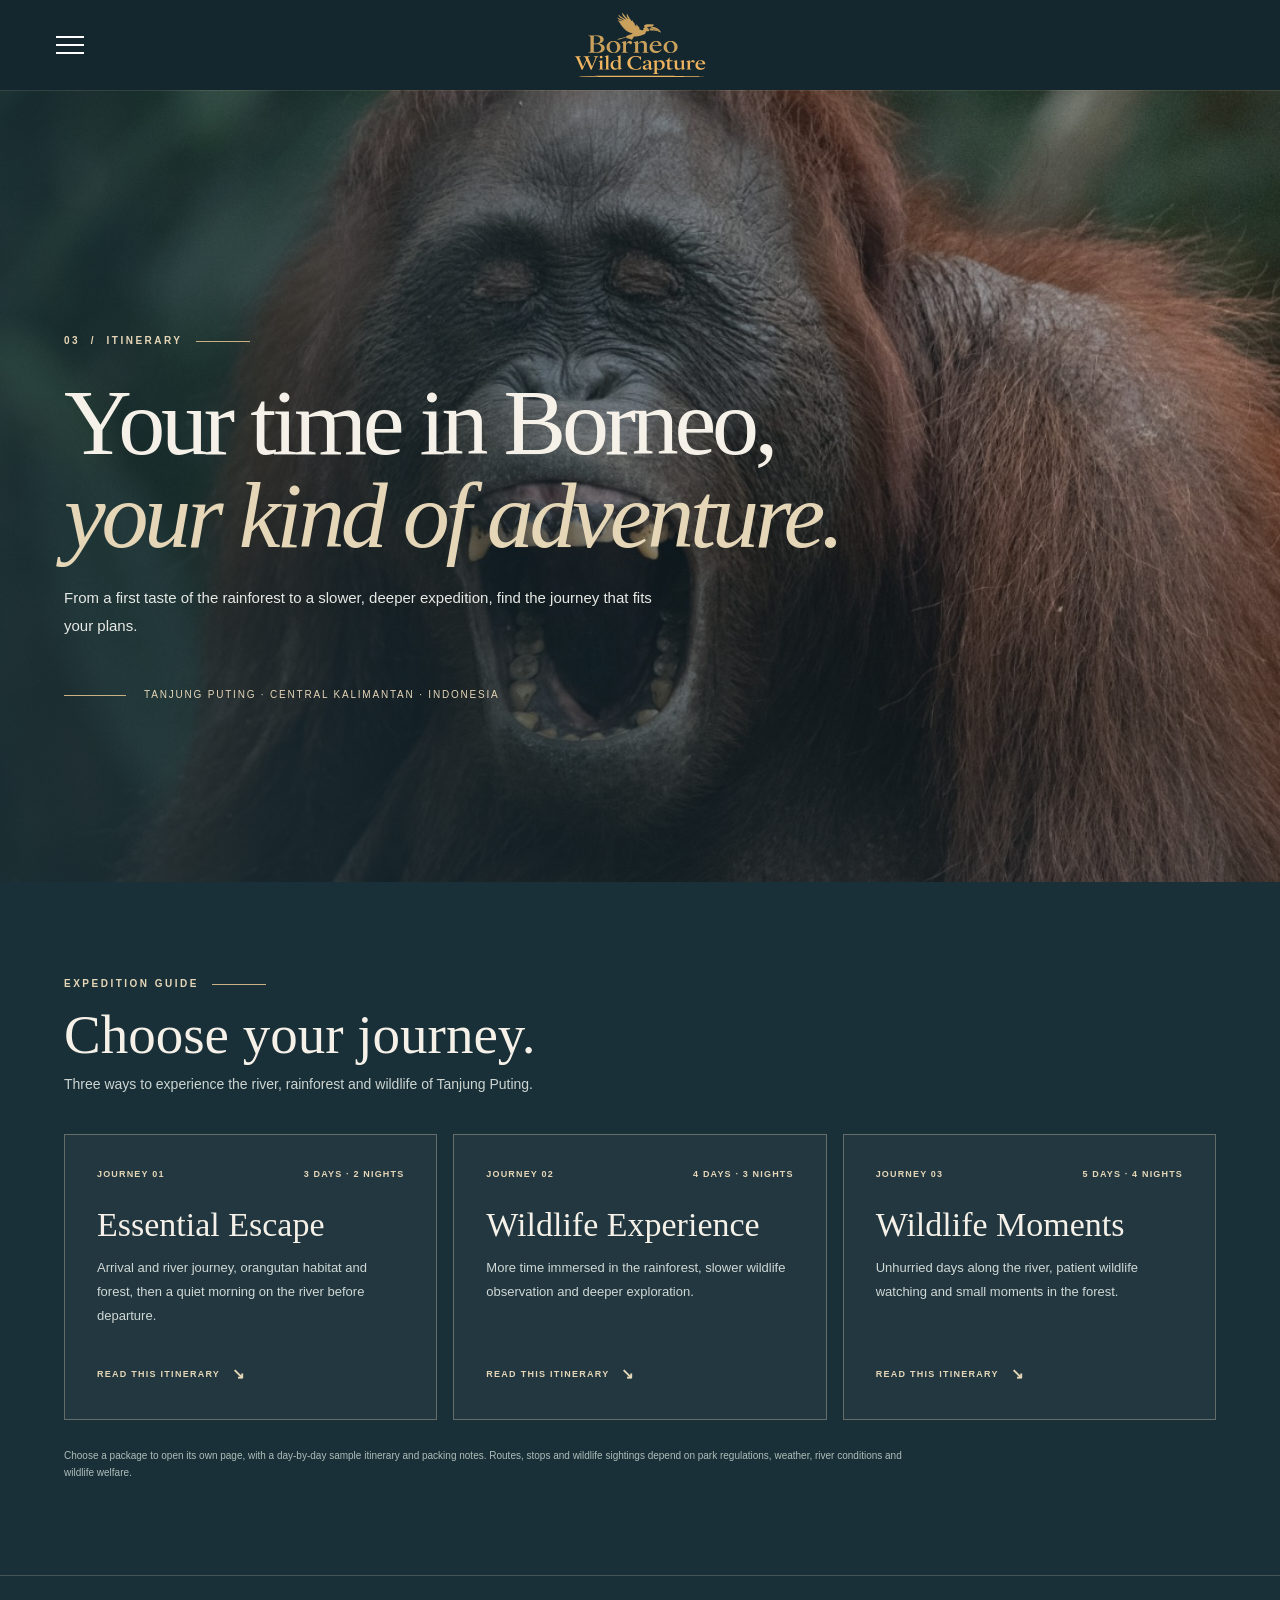
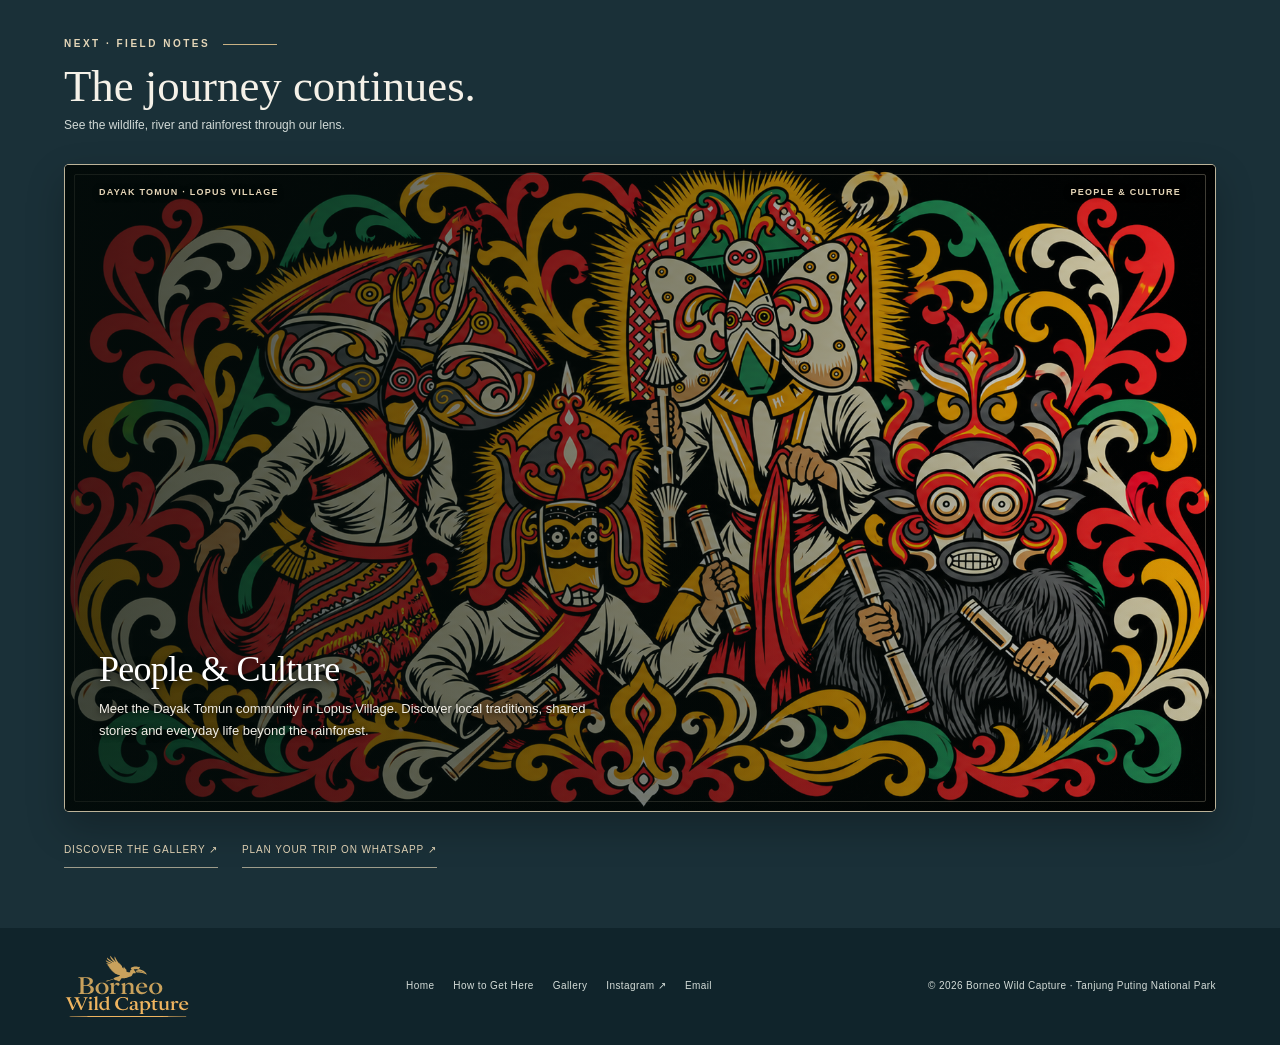
<file: itinerary.html>
<!DOCTYPE html>
<html lang="en">
<head>
<meta charset="utf-8"><meta name="viewport" content="width=device-width, initial-scale=1">
<meta name="description" content="Explore Borneo Wild Capture expedition itineraries in Tanjung Puting National Park.">
<meta name="theme-color" content="#172b33">
<title>Itinerary | Borneo Wild Capture</title>
<link rel="icon" type="image/svg+xml" href="assets/favicon.svg">
<style>
:root{--slate-950:#14272e;--slate-900:#1a3038;--slate-850:#203a43;--champagne:#c9b184;--champagne-light:#e5d6b8;--ivory:#f5f1e8;--paper:#fbf9f4;--ink:#1b2b31;--muted:#66767a;--serif:Georgia,'Times New Roman',serif;--sans:Arial,Helvetica,sans-serif}
*{box-sizing:border-box}html{scroll-behavior:smooth}body{margin:0;background:var(--slate-950);color:var(--ivory);font-family:var(--sans);line-height:1.65}a{color:inherit;text-decoration:none}img{display:block;max-width:100%}.wrap{width:min(1180px,90%);margin-inline:auto}
.topbar{position:absolute;z-index:5;inset:0 0 auto;color:#fff;border-bottom:1px solid #ffffff35;background:linear-gradient(180deg,#10232baa,transparent)}
.nav{min-height:88px;display:flex;align-items:center;justify-content:space-between;gap:24px}.brand{display:flex;align-items:center;gap:11px;flex:0 0 auto}.brand-mark{width:39px;height:39px;color:var(--champagne-light);flex:0 0 auto}.brand-name{font:700 14px/1.12 var(--serif);letter-spacing:.16em}.brand-name span{display:block;color:#eadfc8;font:9px/1.6 var(--sans);letter-spacing:.27em;margin-top:3px}
.navlinks{display:flex;align-items:center;justify-content:flex-end;gap:clamp(10px,1.5vw,21px);font-size:10px;letter-spacing:.065em;text-transform:uppercase}.navlinks a{position:relative;padding:9px 0;white-space:nowrap;color:#f7f4ee}.navlinks a::after{content:"";position:absolute;left:0;right:100%;bottom:2px;height:1px;background:var(--champagne);transition:right .25s}.navlinks a:hover::after,.navlinks a.active::after{right:0}.navlinks a.active{color:var(--champagne-light)}
.nav-cta{padding:11px 14px;border:1px solid #d9c49b;color:#172b33;font-size:9px;font-weight:700;letter-spacing:.1em;text-transform:uppercase;background:var(--champagne-light);white-space:nowrap}.menu-toggle{display:none;appearance:none;background:transparent;border:0;padding:10px;width:44px;height:44px;cursor:pointer;color:#fff}.menu-toggle span{display:block;height:2px;width:23px;background:currentColor;margin:5px auto}.nav-book{display:none}
.itinerary-page{min-height:100vh;padding:158px 0 76px;background:var(--slate-950);position:relative;overflow:hidden}.itinerary-page:before{content:"";position:absolute;inset:0;pointer-events:none;opacity:.10;background:repeating-radial-gradient(ellipse at 8% 32%,transparent 0 38px,rgba(226,211,181,.18) 39px 40px,transparent 41px 80px);mask-image:linear-gradient(90deg,#000,transparent 65%)}
.index-layout{position:relative;display:grid;grid-template-columns:1.08fr .92fr;gap:clamp(38px,6vw,88px);align-items:start}.index-left{min-width:0}
.eyebrow{display:flex;align-items:center;gap:13px;color:var(--champagne-light);font-size:10px;font-weight:700;letter-spacing:.25em;text-transform:uppercase}.eyebrow:after{content:"";width:54px;height:1px;background:var(--champagne)}
h1{max-width:680px;margin:35px 0 20px;font:clamp(48px,6.4vw,82px)/.99 var(--serif);font-weight:400;letter-spacing:-.045em;color:var(--ivory)}h1 em{display:block;color:var(--champagne-light);font-weight:400}
.intro{max-width:550px;margin:0 0 42px;color:#cbd4d1;font-size:14px;line-height:1.9}.photo-wrap{position:relative;margin:0;max-width:560px;height:clamp(350px,43vw,570px);overflow:hidden;background:#203a43}.photo-wrap img{width:100%;height:100%;object-fit:cover;object-position:center 42%}.photo-caption{position:absolute;inset:auto 0 0;padding:45px 24px 20px;background:linear-gradient(0deg,rgba(8,20,24,.78),transparent);color:#f4ead6;font-size:9px;letter-spacing:.2em;text-transform:uppercase}
.index-right{padding-top:8px}.index-label{margin:0 0 13px;color:var(--champagne);font-size:9px;font-weight:700;letter-spacing:.2em;text-transform:uppercase}.index-section{padding:0 0 25px;margin:0 0 24px;border-bottom:1px solid #ffffff2b}.index-section:last-child{margin-bottom:0}
.section-heading{display:flex;align-items:center;gap:12px;margin-bottom:13px}.section-chip{display:inline-block;padding:7px 13px;background:var(--champagne);color:var(--slate-950);font:17px/1.1 var(--serif)}.section-duration{color:#d5dcd6;font-size:9px;letter-spacing:.14em;text-transform:uppercase}
.index-section h2{margin:0 0 11px;color:var(--ivory);font:clamp(23px,2.5vw,30px)/1.1 var(--serif);font-weight:400}.index-row{display:grid;grid-template-columns:1fr auto;gap:15px;padding:4px 0;color:#d1d9d5;font-size:12px;line-height:1.5}.index-row span:last-child{color:var(--champagne-light);font-variant-numeric:tabular-nums;letter-spacing:.1em}.index-note{margin:8px 0 0;color:#9eadaa;font-size:10px;line-height:1.65}
.details{padding:78px 0 88px;background:var(--ivory);color:var(--ink)}.details-head{max-width:700px;margin-bottom:32px}.details-head .eyebrow{color:#8b744c}.details-head h2{margin:12px 0 10px;color:var(--slate-950);font:clamp(36px,4vw,52px)/1.05 var(--serif);font-weight:400}.details-head p{margin:0;color:#667579;font-size:13px}
.day-grid{display:grid;grid-template-columns:repeat(3,1fr);gap:15px}.day-card{padding:24px;background:var(--paper);border:1px solid #e5dfd2}.day-no{color:#9a8358;font-size:9px;font-weight:700;letter-spacing:.18em;text-transform:uppercase}.day-card h3{margin:10px 0 8px;color:var(--slate-950);font:25px/1.12 var(--serif);font-weight:400}.day-card p{margin:0;color:#667579;font-size:12px;line-height:1.8}.note{margin:20px 0 0;color:#788486;font-size:10px;line-height:1.7}
.final-cta{padding:60px 0;background:#e9dfca;color:var(--slate-950)}.cta-inner{display:flex;justify-content:space-between;align-items:center;gap:30px}.cta-inner .eyebrow{color:#8b744c}.cta-inner h2{margin:11px 0 6px;font:clamp(31px,3.5vw,45px)/1.05 var(--serif);font-weight:400}.cta-inner p{margin:0;color:#5f6b69;font-size:12px}.cta-button{display:inline-flex;align-items:center;padding:15px 20px;background:var(--slate-900);color:#f4ead6;font-size:10px;letter-spacing:.1em;text-transform:uppercase;white-space:nowrap}
.footer{background:#10242b;color:#b9c3c0;padding:27px 0}.footer-row{display:flex;justify-content:space-between;align-items:center;gap:20px;font-size:10px;letter-spacing:.04em}.footer-brand{color:#e5d6b8;font:18px var(--serif);letter-spacing:.1em}.footer-links{display:flex;gap:19px;flex-wrap:wrap}
@media(max-width:980px){.nav{gap:12px}.navlinks{gap:9px;font-size:9px}.nav-cta{padding:10px}.index-layout{gap:35px}.index-row{font-size:11px}}
@media(max-width:760px){.topbar{background:rgba(17,36,43,.94);backdrop-filter:blur(12px)}.nav{min-height:76px;padding:14px 0;gap:12px}.brand-name{font-size:12px}.brand-mark{width:34px;height:34px}.menu-toggle{display:block;margin-left:auto;flex:0 0 auto}.nav-cta{display:none}.navlinks{display:none;position:absolute;top:calc(100% + 1px);left:0;right:0;width:100%;padding:14px 20px 18px;background:rgba(17,36,43,.98);border:1px solid rgba(229,214,184,.2);box-shadow:0 18px 35px #0004;flex-direction:column;align-items:stretch;gap:0;z-index:30;font-size:11px}.navlinks.is-open{display:flex;max-height:calc(100svh - 92px);overflow-y:auto}.navlinks a{padding:12px 3px;border-bottom:1px solid #ffffff1a}.nav-book{display:block;color:#ead8b5}.menu-toggle[aria-expanded=true] span:nth-child(1){transform:translateY(7px) rotate(45deg)}.menu-toggle[aria-expanded=true] span:nth-child(2){opacity:0}.menu-toggle[aria-expanded=true] span:nth-child(3){transform:translateY(-7px) rotate(-45deg)}.itinerary-page{padding:125px 0 55px}.index-layout{grid-template-columns:1fr;gap:34px}h1{font-size:clamp(44px,12vw,62px);margin:25px 0 17px}.intro{font-size:13px;margin-bottom:27px}.photo-wrap{height:clamp(390px,112vw,560px);max-width:none}.index-right{padding-top:0}.index-section{padding-bottom:20px;margin-bottom:20px}.index-section h2{font-size:27px}.index-row{font-size:12px}.details{padding:60px 0}.day-grid{grid-template-columns:1fr;gap:12px}.day-card{padding:21px}.cta-inner{align-items:flex-start;flex-direction:column}.footer-row{align-items:flex-start;flex-direction:column}}
@media(prefers-reduced-motion:reduce){html{scroll-behavior:auto}*,*:before,*:after{transition:none!important}}
</style>
<link rel="stylesheet" href="site-theme.css">
<style id="itinerary-package-refinement">
/* Page 03 — transparent expedition package selectors and individual itineraries */
.itinerary-overview{padding:clamp(64px,8vw,94px) 0;background:var(--bwc-slate-900)}
.overview-head{margin-bottom:38px}
.trip-grid{align-items:stretch;gap:16px}
.trip-card{display:flex;flex-direction:column;align-items:flex-start;min-height:286px;padding:clamp(22px,2.8vw,32px);color:var(--bwc-ivory);text-decoration:none;background:rgba(245,241,232,.035);border:1px solid rgba(229,214,184,.34);transition:border-color .25s ease,background .25s ease,transform .25s ease}
.trip-card:hover,.trip-card:focus-visible{background:rgba(245,241,232,.075);border-color:rgba(229,214,184,.82);transform:translateY(-3px)}
.trip-card:focus-visible,.trip-card-action:focus-visible,.back-to-packages:focus-visible{outline:2px solid var(--bwc-champagne-light);outline-offset:4px}
.trip-card-meta{width:100%;gap:8px;font-size:9px;letter-spacing:.13em}
.trip-card h3{margin:24px 0 12px;font-size:clamp(26px,2.8vw,34px)}
.trip-card p{font-size:13px;line-height:1.85}
.trip-card-action{display:inline-flex;align-items:center;gap:12px;margin-top:auto;padding-top:25px;color:var(--bwc-champagne-light);font-size:9px;font-weight:700;letter-spacing:.14em;text-transform:uppercase}
.trip-card-action span{font-size:15px;transition:transform .2s ease}
.trip-card:hover .trip-card-action span{transform:translate(3px,3px)}
.overview-note{max-width:850px;margin-top:27px}
.package-itinerary{padding:clamp(58px,7.5vw,88px) 0;background:var(--bwc-ivory);color:var(--bwc-ink);scroll-margin-top:24px}
.package-itinerary+.package-itinerary{border-top:1px solid rgba(20,39,46,.12)}
.package-inner{width:min(1180px,90%);margin-inline:auto}
.package-heading{max-width:780px;margin-bottom:32px}
.package-heading .eyebrow{color:#92764a}
.package-heading h2{margin:12px 0;color:var(--bwc-slate);font:clamp(36px,5vw,58px)/1.06 Georgia,'Times New Roman',serif;font-weight:400;letter-spacing:-.025em}
.package-heading p{max-width:680px;margin:0;color:#627176;font-size:14px;line-height:1.85}
.package-day-grid{display:grid;grid-template-columns:repeat(3,minmax(0,1fr));gap:14px}
.package-day{min-height:190px;padding:24px;background:var(--bwc-paper);border:1px solid #ded7c9}
.package-day-index{color:#9a8358;font-size:9px;font-weight:700;letter-spacing:.17em;text-transform:uppercase}
.package-day h3{margin:12px 0 9px;color:var(--bwc-slate);font:25px/1.16 Georgia,'Times New Roman',serif;font-weight:400}
.package-day p{margin:0;color:#617176;font-size:12px;line-height:1.85}
.package-note{max-width:900px;margin:21px 0 0;color:#788486;font-size:11px;line-height:1.75}
.what-to-bring{margin-top:34px;padding:25px 0 0;border-top:1px solid rgba(20,39,46,.16)}
.what-to-bring h3{margin:0 0 17px;color:var(--bwc-slate);font:27px/1.15 Georgia,'Times New Roman',serif;font-weight:400}
.what-to-bring h3 span{display:inline-block;margin-right:9px;color:#a58d61;font-size:17px}
.bring-list{display:flex;flex-wrap:wrap;column-gap:25px;row-gap:13px}
.bring-item{display:inline-flex;align-items:center;gap:9px;color:#58696d;font-size:11px;line-height:1.5}
.bring-symbol{display:inline-grid;place-items:center;flex:0 0 20px;width:20px;height:20px;color:#a58d61;border:1px solid rgba(165,141,97,.32);border-radius:50%;font:12px/1 Georgia,'Times New Roman',serif}
.back-to-packages{display:inline-flex;align-items:center;gap:9px;margin-top:29px;padding-bottom:4px;color:#92764a;border-bottom:1px solid rgba(146,118,74,.45);font-size:9px;font-weight:700;letter-spacing:.13em;text-transform:uppercase}
.back-to-packages:hover{color:var(--bwc-slate);border-color:var(--bwc-slate)}
@media(max-width:800px){.trip-grid{grid-template-columns:1fr;gap:13px}.trip-card{min-height:auto;padding:25px}.trip-card h3{margin-top:17px}.trip-card-action{padding-top:20px}.package-day-grid{grid-template-columns:1fr;gap:11px}.package-day{min-height:auto;padding:22px}.package-itinerary{padding:58px 0 62px}.package-heading h2{font-size:clamp(35px,9vw,48px)}.bring-list{column-gap:16px;row-gap:12px}}
@media(prefers-reduced-motion:reduce){.trip-card,.trip-card-action span{transition:none!important}}
</style>
<link rel="stylesheet" href="assets/interior-header.css?v=compact-20261121">

<style id="people-culture-card-inspired-redesign">
/* Single original Dayak artwork image as the full card background. */
.culture-cta-heading{margin-bottom:28px}
.culture-cta-heading h2{margin:11px 0 6px;font:clamp(31px,3.5vw,45px)/1.05 var(--serif);font-weight:400;color:var(--bwc-ivory)}
.culture-cta-heading p{margin:0;color:#d1d9d6;font-size:12px}
.culture-cta-card{
  display:flex;position:relative;isolation:isolate;overflow:hidden;
  width:100%;aspect-ratio:16/9;min-height:0;margin:0;padding:58px 34px 24px;
  flex-direction:column;align-items:flex-start;justify-content:flex-end;
  color:var(--bwc-ivory);text-decoration:none;
  background:#071512!important;
  border:1px solid rgba(229,214,184,.82);border-radius:5px;
  box-shadow:0 16px 38px rgba(0,0,0,.24),inset 0 0 0 1px rgba(229,214,184,.10);
  transition:border-color .25s ease,transform .25s ease,box-shadow .25s ease;
}
.culture-cta-card .culture-cta-artwork{position:absolute!important;z-index:0!important;inset:0!important;display:block!important;width:100%!important;height:100%!important;max-width:none!important;max-height:none!important;object-fit:cover!important;object-position:center!important;opacity:1!important;pointer-events:none!important}
.culture-cta-card:before{
  content:"";position:absolute;z-index:1;inset:9px;
  border:1px solid rgba(229,214,184,.30);border-radius:2px;pointer-events:none;
}
.culture-cta-card:after{
  content:"";position:absolute;z-index:1;inset:0;pointer-events:none;
  background:linear-gradient(90deg,rgba(4,15,13,.72) 0%,rgba(4,15,13,.43) 56%,rgba(4,15,13,.08) 100%),linear-gradient(0deg,rgba(4,15,13,.16),transparent 58%);
}
.culture-cta-card:hover,.culture-cta-card:focus-visible{
  border-color:#f0dfbd;transform:translateY(-3px);
  box-shadow:0 20px 42px rgba(0,0,0,.30),inset 0 0 0 1px rgba(229,214,184,.18);
}
.culture-cta-card:focus-visible{outline:2px solid var(--bwc-champagne-light);outline-offset:4px}
.culture-cta-meta{
  position:absolute;z-index:2;top:21px;left:34px;right:34px;
  display:flex;align-items:center;justify-content:space-between;gap:16px;
  color:var(--bwc-champagne-light);font-size:9px;font-weight:700;
  letter-spacing:.14em;line-height:1.4;text-transform:uppercase;
  text-shadow:0 1px 6px rgba(0,0,0,.95);pointer-events:none;
}
.culture-cta-meta-right{text-align:right;margin-left:auto;white-space:nowrap}
.culture-cta-copy{
  position:relative;z-index:2;display:flex;flex-direction:column;
  align-items:flex-start;justify-content:flex-end;flex:1;
  width:100%;max-width:min(610px,78%);min-height:0;padding:0;
  background:transparent!important;text-shadow:0 1px 6px rgba(0,0,0,.95);
}
.culture-cta-card h3{
  display:block;width:auto;max-width:100%;margin:0 0 9px;padding:0;
  color:#fff;background:transparent!important;
  font:500 clamp(27px,3vw,36px)/1.12 var(--serif);letter-spacing:-.02em;
  text-shadow:0 2px 9px rgba(0,0,0,.95)
}
.culture-cta-card p{
  display:block;max-width:490px;margin:0;padding:0;color:#f2efe7;
  background:transparent!important;font-size:13px;line-height:1.72
}
.culture-cta-card .trip-card-action{
  display:inline-flex;align-items:center;gap:12px;margin-top:auto;padding:18px 0 0;
  color:var(--bwc-champagne-light);background:transparent!important;
  font-size:9px;font-weight:700;letter-spacing:.15em;text-transform:uppercase;
}
.culture-cta-card .trip-card-action span{font-size:16px;transition:transform .2s ease}
.culture-cta-card:hover .trip-card-action span{transform:translate(3px,3px)}
.culture-cta-links{display:flex;align-items:center;gap:24px;flex-wrap:wrap;margin-top:22px}
@media(max-width:760px){
 .culture-cta-heading{margin-bottom:22px}
 .culture-cta-card{aspect-ratio:1.47/1;min-height:0;padding:0}
 .culture-cta-meta{top:20px;left:22px;right:22px;gap:8px;font-size:8px;letter-spacing:.09em}
 .culture-cta-copy{position:absolute;left:22px;right:22px;bottom:22px;width:auto;max-width:none;min-height:0;flex:none;justify-content:flex-end;padding:0}
 .culture-cta-card h3{display:block;font-size:clamp(27px,7vw,34px);line-height:1.12;margin:0 0 9px;color:#fff!important}
 .culture-cta-card p{display:block;font-size:15px;line-height:1.55;max-width:100%;margin:0;color:#fff!important}
 .culture-cta-card .trip-card-action{display:inline-flex;margin:14px 0 0!important;padding:0!important;font-size:10px;line-height:1.4}
 .culture-cta-links{gap:18px;margin-top:20px}
}
@media(max-width:380px){
 .culture-cta-card{aspect-ratio:1.38/1;padding-inline:18px}
 .culture-cta-meta{left:18px;right:18px;font-size:7px;letter-spacing:.08em}
 .culture-cta-copy{max-width:88%}
}
/* Mobile card repair: reserve a clear lower text panel so the heading cannot disappear. */
@media(max-width:760px){
 .culture-cta-card{display:block!important;position:relative!important;aspect-ratio:1.28/1!important;min-height:360px!important;padding:0!important;overflow:hidden!important}
 .culture-cta-card .culture-cta-meta{position:absolute!important;top:18px!important;left:20px!important;right:20px!important;z-index:4!important;display:flex!important;justify-content:space-between!important;align-items:flex-start!important;font-size:8px!important;line-height:1.35!important;letter-spacing:.08em!important}
 .culture-cta-card .culture-cta-copy{position:absolute!important;inset:auto 20px 151px 20px!important;z-index:4!important;display:flex!important;flex-direction:column!important;align-items:flex-start!important;justify-content:flex-end!important;width:auto!important;max-width:none!important;height:auto!important;min-height:0!important;padding:0!important;margin:0!important;overflow:visible!important}
 .culture-cta-card .culture-cta-copy h3{display:block!important;position:static!important;visibility:visible!important;opacity:1!important;order:0!important;width:auto!important;max-width:100%!important;margin:0 0 8px!important;padding:0!important;color:#fff!important;font-family:Georgia,'Times New Roman',serif!important;font-size:clamp(27px,7vw,34px)!important;font-weight:400!important;line-height:1.08!important;letter-spacing:-.02em!important}
 .culture-cta-card .culture-cta-copy p{display:block!important;position:static!important;visibility:visible!important;opacity:1!important;order:1!important;width:100%!important;max-width:100%!important;margin:0!important;padding:0!important;color:#fff!important;font-size:14px!important;line-height:1.48!important}
 .culture-cta-card>.culture-cta-bottom-action{display:inline-flex!important;position:absolute!important;z-index:5!important;left:20px!important;right:20px!important;bottom:25px!important;align-items:center!important;gap:12px!important;margin:0!important;padding:0!important;color:#f0dfbd!important;font-size:10px!important;line-height:1.4!important;letter-spacing:.12em!important}
 .culture-cta-card:after{background:linear-gradient(0deg,rgba(4,15,13,.94) 0%,rgba(4,15,13,.78) 34%,rgba(4,15,13,.12) 78%)!important}
}
@media(max-width:380px){
 .culture-cta-card{aspect-ratio:1.12/1!important;min-height:350px!important}
 .culture-cta-card .culture-cta-copy{inset:auto 16px 139px 16px!important}
 .culture-cta-card>.culture-cta-bottom-action{left:16px!important;right:16px!important;bottom:20px!important}
 .culture-cta-card .culture-cta-meta{left:16px!important;right:16px!important}
 .culture-cta-card .culture-cta-copy p{font-size:13px!important}
}
@media(prefers-reduced-motion:reduce){
 .culture-cta-card,.culture-cta-card .trip-card-action span{transition:none!important}
}
</style>


</head>
<body>
<header class="bwc-header" role="banner">
  <div class="bwc-header-inner">
    <button class="bwc-menu-toggle" type="button" aria-label="Open navigation menu" aria-expanded="false" aria-controls="bwc-site-menu">
      <span></span><span></span><span></span>
    </button>
    <a class="bwc-brand" href="index.html#home" aria-label="Borneo Wild Capture home">
      <img class="bwc-brand-logo" src="assets/borneo-wild-capture-logo.svg" alt="Borneo Wild Capture — official hornbill logo" width="190" height="96" loading="eager" decoding="async">
    </a>
    <nav id="bwc-site-menu" class="bwc-menu" aria-label="Main navigation">
<a href="index.html">Home</a>
<a href="how-to-get-here.html">How to Get Here</a>
<a href="itinerary.html" class="active" aria-current="page">Itinerary</a>
<a href="gallery.html">Gallery</a>
<a href="people-and-culture.html">People &amp; Culture</a>
<a href="about.html">Our Story</a>
<a href="contact.html">Contact</a>
<a class="nav-book" href="https://wa.me/6285190836669?text=Hello%20Borneo%20Wild%20Capture%2C%20I%27d%20like%20to%20book%20a%20trip." target="_blank" rel="noopener noreferrer">Book a Trip ↗</a>
    </nav>
  </div>
</header>
<main>
<section class="itinerary-hero" aria-labelledby="page-title"><div class="wrap">
<div class="eyebrow">03&nbsp; / &nbsp;Itinerary</div>
<h1 id="page-title">Your time in Borneo,<br><em>your kind of adventure.</em></h1>
<p class="intro">From a first taste of the rainforest to a slower, deeper expedition, find the journey that fits your plans.</p>
<div class="hero-bottom"><span class="line"></span><span>Tanjung Puting · Central Kalimantan · Indonesia</span></div>
</div></section>

<section class="itinerary-overview" id="packages" aria-labelledby="overview-title"><div class="wrap">
<div class="overview-head"><div class="eyebrow">Expedition guide</div><h2 id="overview-title">Choose your journey.</h2><p>Three ways to experience the river, rainforest and wildlife of Tanjung Puting.</p></div>
<div class="trip-grid">
<a class="trip-card" href="itinerary-3d2n.html" aria-label="Read the Essential Escape 3 days 2 nights itinerary"><div class="trip-card-meta"><span>Journey 01</span><span>3 days · 2 nights</span></div><h3>Essential Escape</h3><p>Arrival and river journey, orangutan habitat and forest, then a quiet morning on the river before departure.</p><span class="trip-card-action">Read this itinerary <span aria-hidden="true">↘</span></span></a>
<a class="trip-card" href="itinerary-4d3n.html" aria-label="Read the Wildlife Experience 4 days 3 nights itinerary"><div class="trip-card-meta"><span>Journey 02</span><span>4 days · 3 nights</span></div><h3>Wildlife Experience</h3><p>More time immersed in the rainforest, slower wildlife observation and deeper exploration.</p><span class="trip-card-action">Read this itinerary <span aria-hidden="true">↘</span></span></a>
<a class="trip-card" href="itinerary-5d4n.html" aria-label="Read the Wildlife Moments 5 days 4 nights itinerary"><div class="trip-card-meta"><span>Journey 03</span><span>5 days · 4 nights</span></div><h3>Wildlife Moments</h3><p>Unhurried days along the river, patient wildlife watching and small moments in the forest.</p><span class="trip-card-action">Read this itinerary <span aria-hidden="true">↘</span></span></a>
</div>
<p class="overview-note">Choose a package to open its own page, with a day-by-day sample itinerary and packing notes. Routes, stops and wildlife sightings depend on park regulations, weather, river conditions and wildlife welfare.</p>
</div></section>




<section class="final-cta next-page-cta"><div class="wrap">
<div class="culture-cta-heading"><div class="eyebrow">NEXT · FIELD NOTES</div><h2>The journey continues.</h2><p>See the wildlife, river and rainforest through our lens.</p></div>
<a id="people-culture" class="trip-card culture-cta-card" href="people-and-culture.html" aria-label="Explore People and Culture — Lopus Village">
<img class="culture-cta-artwork" src="assets/file_0000000082f08211aeed5934cb0f4884.png?v=20261125-uploaded-artwork" alt="" aria-hidden="true" loading="eager" decoding="async">
<div class="culture-cta-meta"><span>DAYAK TOMUN · LOPUS VILLAGE</span><span class="culture-cta-meta-right">PEOPLE &amp; CULTURE</span></div>
<div class="culture-cta-copy">
<h3>People &amp; Culture</h3>
<p>Meet the Dayak Tomun community in Lopus Village. Discover local traditions, shared stories and everyday life beyond the rainforest.</p>
</div>
<span class="trip-card-action culture-cta-bottom-action">Explore People &amp; Culture <span aria-hidden="true">↘</span></span>
</a>
<div class="culture-cta-links"><a class="cta-secondary" href="gallery.html">Discover the Gallery ↗</a><a class="cta-secondary" href="https://wa.me/6285190836669?text=Hello%20Borneo%20Wild%20Capture%2C%20I%27d%20like%20to%20plan%20a%20Tanjung%20Puting%20expedition." target="_blank" rel="noopener noreferrer">Plan your trip on WhatsApp ↗</a></div>
</div></section>
</main>
<footer class="footer"><div class="wrap footer-row"><a class="brand footer-brand" href="index.html" aria-label="Borneo Wild Capture home"><img class="brand-logo" src="assets/borneo-wild-capture-logo.svg" alt="Borneo Wild Capture — official hornbill logo" width="160" height="81" loading="eager" decoding="async"></a><div class="footer-links"><a href="index.html">Home</a><a href="how-to-get-here.html">How to Get Here</a><a href="gallery.html">Gallery</a><a href="https://instagram.com/borneowildcapture" target="_blank" rel="noopener noreferrer">Instagram ↗</a><a href="mailto:orangutantrip6@gmail.com">Email</a></div><span>© 2026 Borneo Wild Capture · Tanjung Puting National Park</span></div></footer>
<script src="assets/site.js" defer></script>
<script src="assets/interior-header.js"></script>
</body></html>
</file>
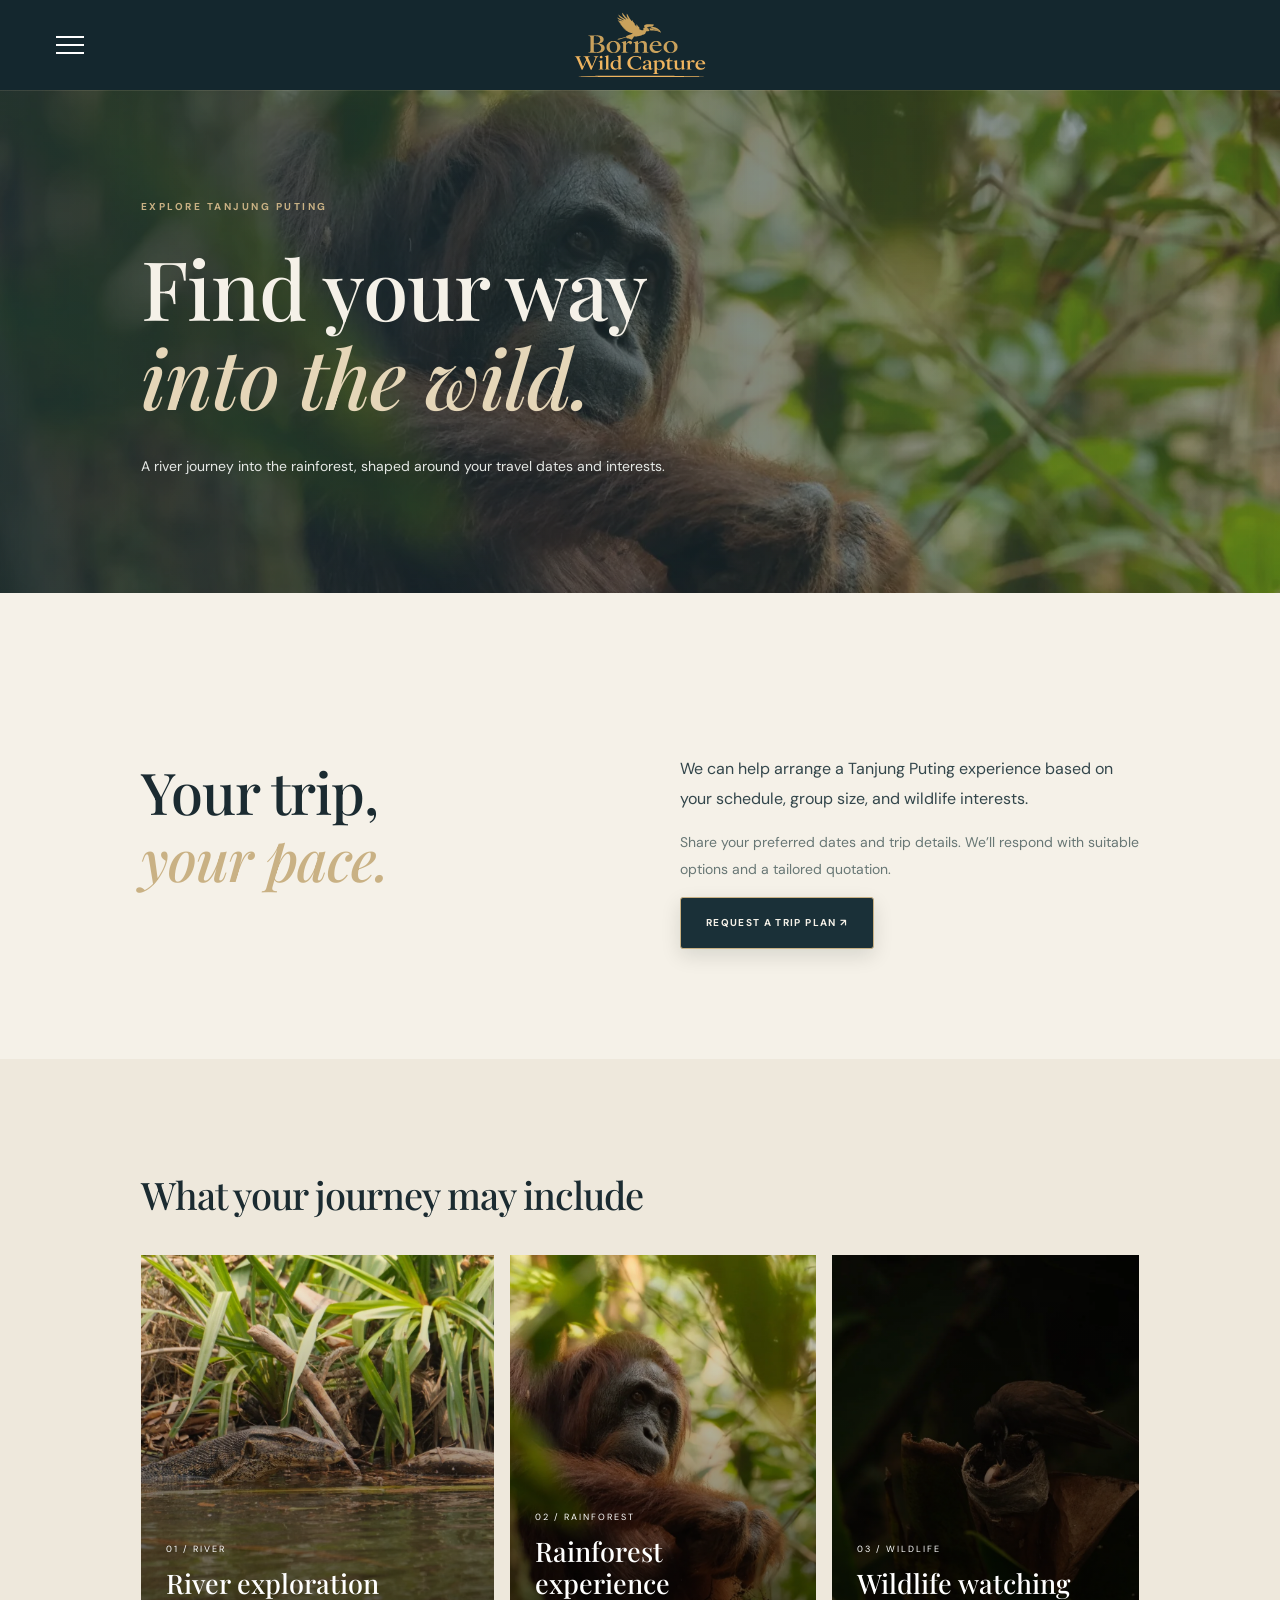
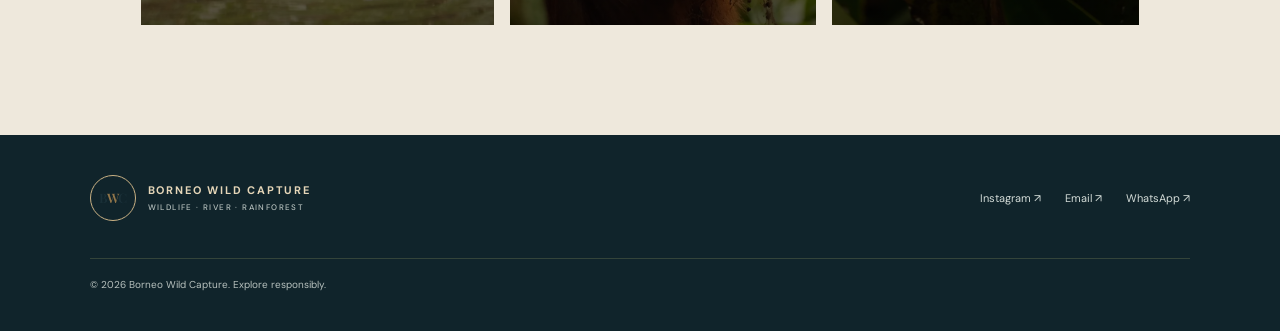
<file: packages.html>
<!doctype html>
<html lang="en"><head><meta charset="utf-8"><meta name="viewport" content="width=device-width,initial-scale=1"><meta name="theme-color" content="#10251e"><title>Trip Packages — Borneo Wild Capture</title><link rel="preconnect" href="https://fonts.googleapis.com"><link rel="preconnect" href="https://fonts.gstatic.com" crossorigin><link href="https://fonts.googleapis.com/css2?family=DM+Sans:wght@400;500;600;700&family=Playfair+Display:ital,wght@0,500;0,600;1,500&display=swap" rel="stylesheet"><link rel="stylesheet" href="style.css"><link rel="stylesheet" href="assets/interior-header.css?v=compact-20261121">
</head><body><header class="bwc-header" role="banner">
  <div class="bwc-header-inner">
    <button class="bwc-menu-toggle" type="button" aria-label="Open navigation menu" aria-expanded="false" aria-controls="bwc-site-menu">
      <span></span><span></span><span></span>
    </button>
    <a class="bwc-brand" href="index.html#home" aria-label="Borneo Wild Capture home">
      <img class="bwc-brand-logo" src="assets/borneo-wild-capture-logo.svg" alt="Borneo Wild Capture — official hornbill logo" width="190" height="96" loading="eager" decoding="async">
    </a>
    <nav id="bwc-site-menu" class="bwc-menu" aria-label="Main navigation">
<a href="index.html">Home</a><a href="packages.html">Expedition</a><a href="how-to-get-here.html">How to Get Here</a><a href="about.html">About</a><a href="gallery.html">Gallery</a>
<a href="people-and-culture.html">People &amp; Culture</a><a href="contact.html">Contact</a><a class="nav-cta" href="https://wa.me/6285190836669" target="_blank" rel="noopener">Book a Trip ↗</a>
    </nav>
  </div>
</header><main><section class="page-hero"><p class="eyebrow">EXPLORE TANJUNG PUTING</p><h1>Find your way<br><em>into the wild.</em></h1><p>A river journey into the rainforest, shaped around your travel dates and interests.</p></section><section class="section page-content"><div class="intro-grid"><h2>Your trip,<br><em>your pace.</em></h2><div><p class="lead">We can help arrange a Tanjung Puting experience based on your schedule, group size, and wildlife interests.</p><p class="muted">Share your preferred dates and trip details. We’ll respond with suitable options and a tailored quotation.</p><a class="button button-dark" href="index.html#inquiry">Request a trip plan ↗</a></div></div></section><section class="section feature-strip"><h2>What your journey may include</h2><div class="cards"><article class="card"><img src="images/riverbank-reeds.webp" alt="River landscape"><div><small>01 / RIVER</small><h3>River exploration</h3></div></article><article class="card"><img src="images/orangutan-in-rainforest.webp" alt="Orangutan in rainforest"><div><small>02 / RAINFOREST</small><h3>Rainforest experience</h3></div></article><article class="card"><img src="images/nesting-bird.webp" alt="Bird in forest"><div><small>03 / WILDLIFE</small><h3>Wildlife watching</h3></div></article></div></section></main><footer class="footer"><a class="brand footer-brand" href="index.html"><span class="monogram">B<span>W</span>C</span><span>BORNEO WILD CAPTURE<small>WILDLIFE · RIVER · RAINFOREST</small></span></a><div class="footer-links"><a href="https://www.instagram.com/borneowildcapture/" target="_blank" rel="noopener">Instagram ↗</a><a href="mailto:orangutantrip6@gmail.com">Email ↗</a><a href="https://wa.me/6285190836669">WhatsApp ↗</a></div><p>© 2026 Borneo Wild Capture. Explore responsibly.</p></footer><script src="script.js"></script><script src="assets/interior-header.js"></script>
</body></html>
</file>
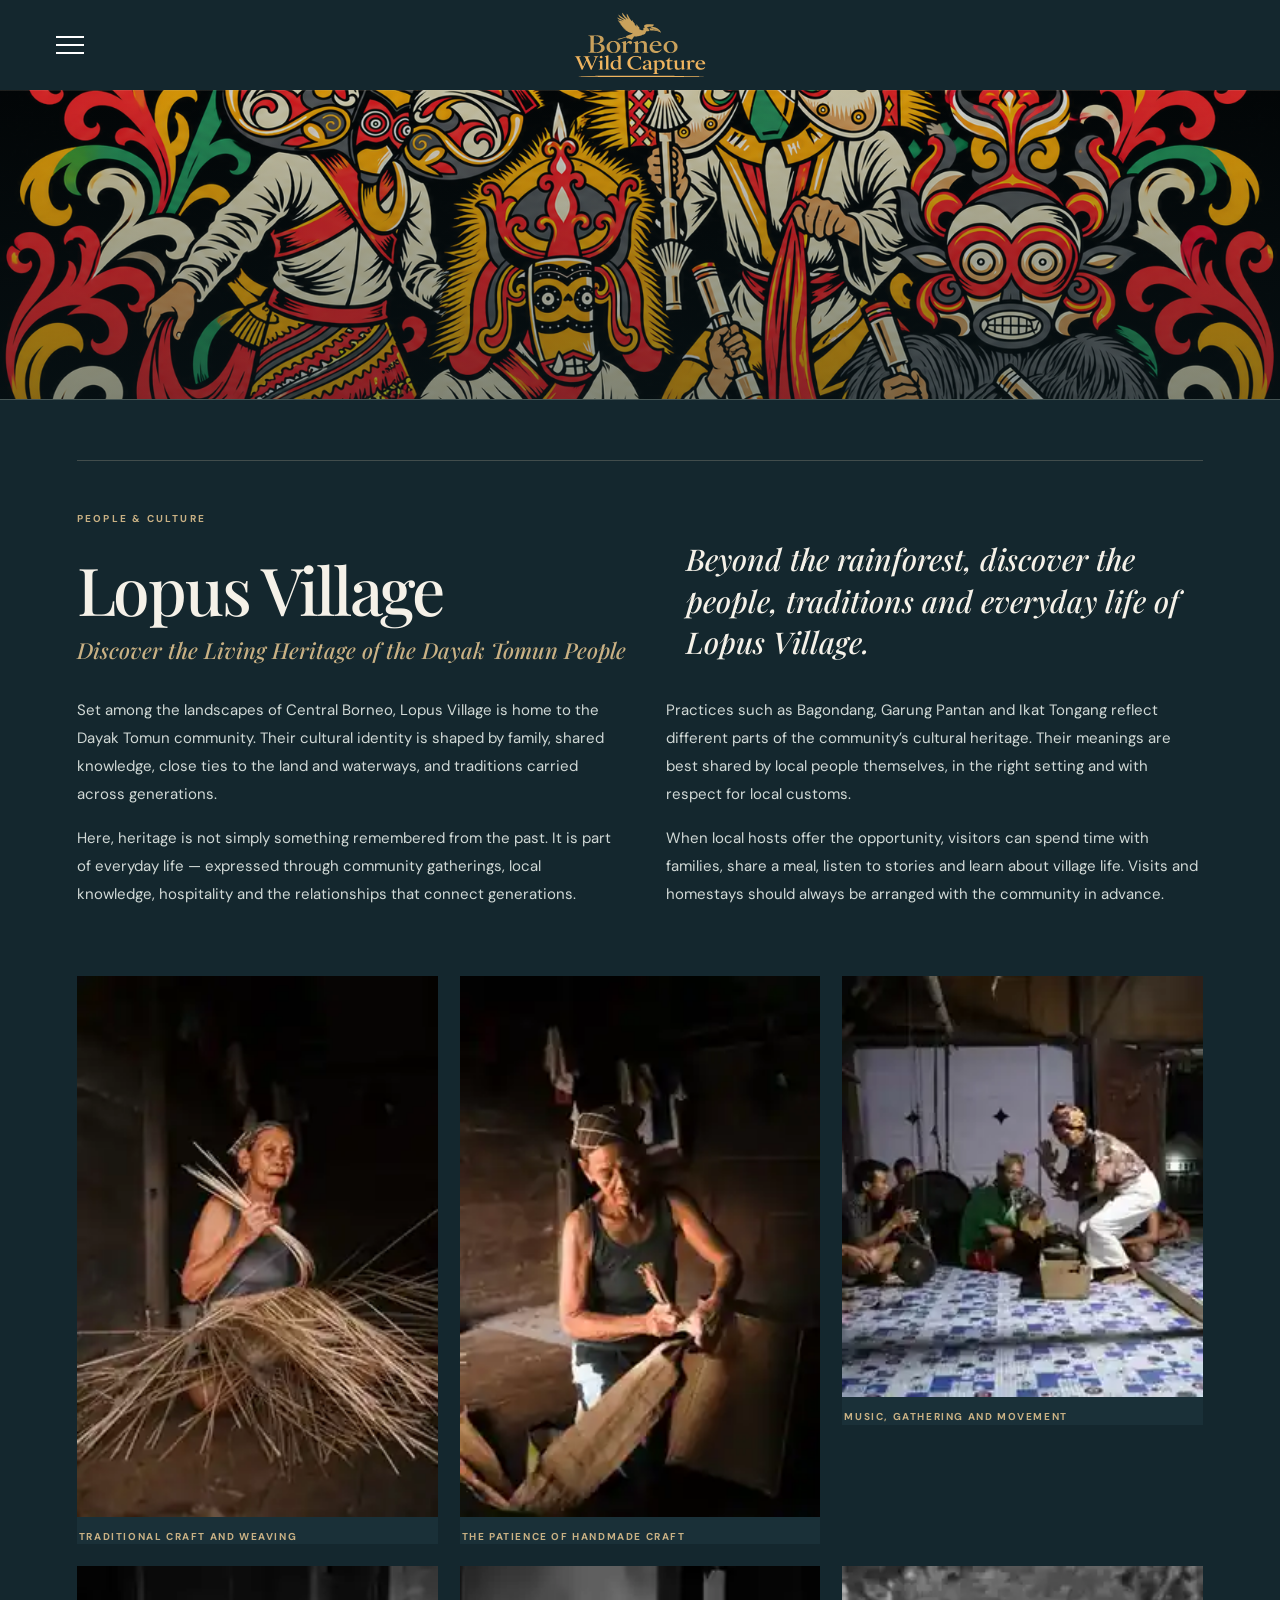
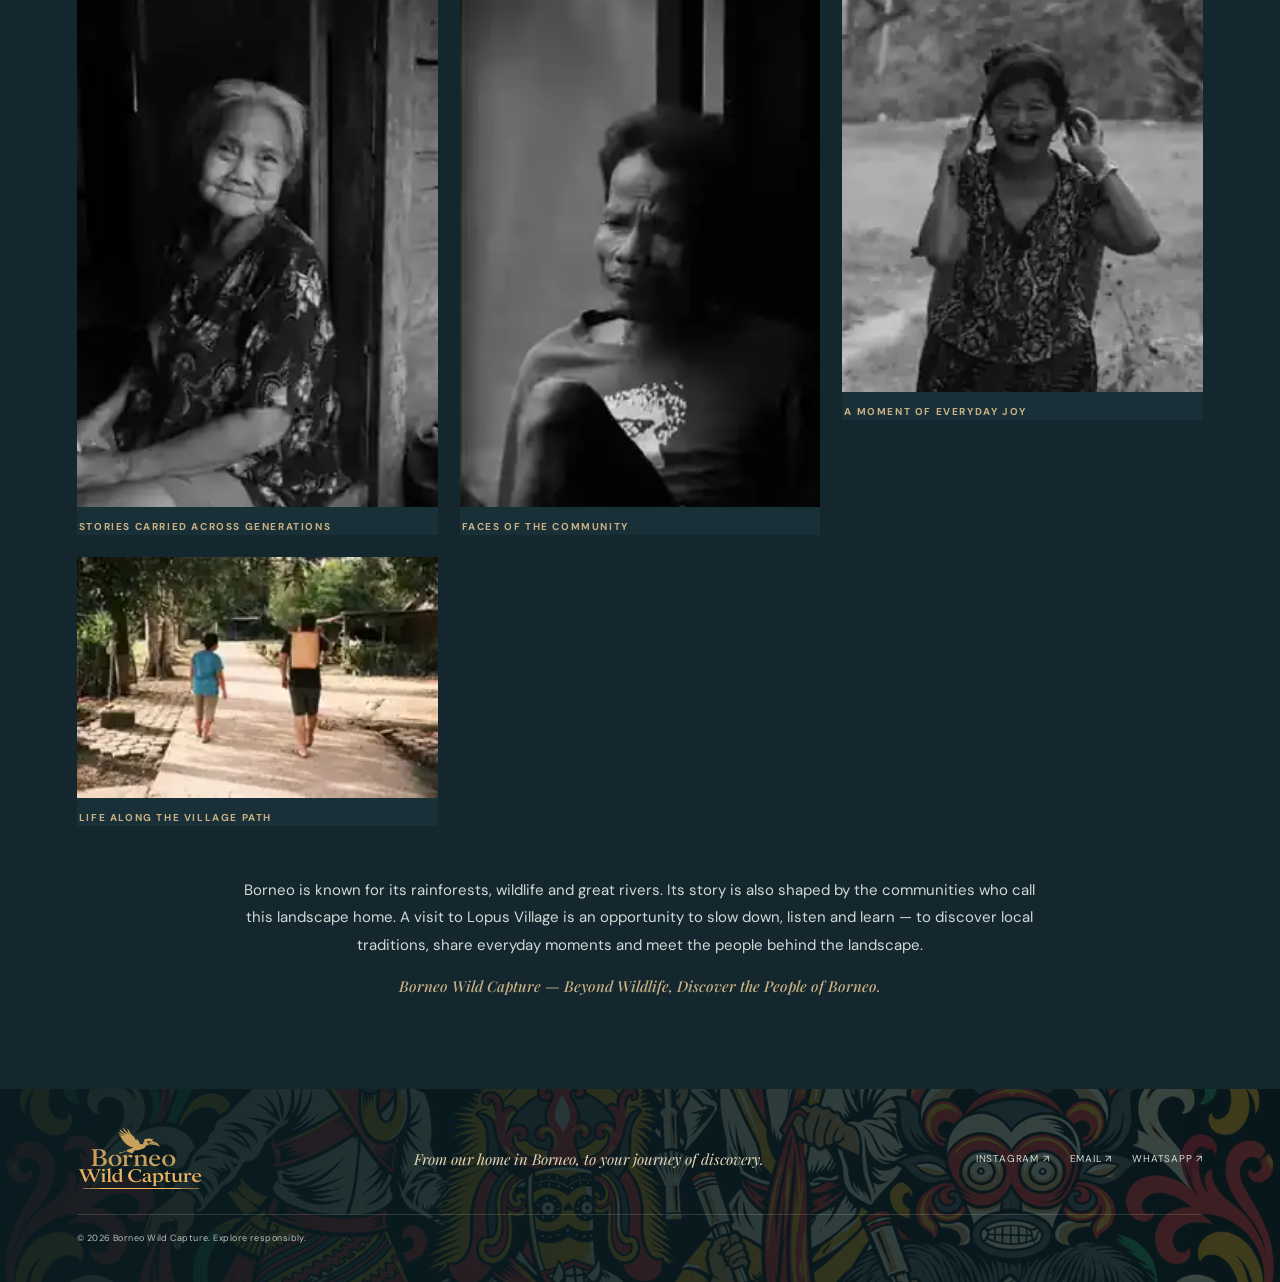
<file: people-and-culture.html>
<!doctype html>
<html lang="en">
<head>
  <meta charset="utf-8">
  <meta name="viewport" content="width=device-width, initial-scale=1">
  <meta name="theme-color" content="#14272e">
  <meta name="description" content="Discover Lopus Village and the living heritage of the Dayak Tomun people in Central Borneo with Borneo Wild Capture.">
  <title>People &amp; Culture | Borneo Wild Capture</title>
  <link rel="icon" type="image/svg+xml" href="assets/favicon.svg">
  <link rel="preconnect" href="https://fonts.googleapis.com">
  <link rel="preconnect" href="https://fonts.gstatic.com" crossorigin>
  <link href="https://fonts.googleapis.com/css2?family=DM+Sans:wght@400;500;600;700&family=Playfair+Display:ital,wght@0,500;0,600;1,500&display=swap" rel="stylesheet">
  <link rel="stylesheet" href="style.css">
  <link rel="stylesheet" href="site-theme.css">
  <link rel="stylesheet" href="assets/interior-header.css?v=compact-20261121">
  <style>
    :root{--culture-teal:#0d5660;--culture-deep:#10363d;--culture-gold:#c9b184;--culture-ivory:#f5f1e8}
    body.culture-page{margin:0;background:#14272e;color:var(--culture-ivory)}
    .culture-hero{position:relative;isolation:isolate;height:clamp(220px,35vw,310px);overflow:hidden;background:#1a3038;border-bottom:1px solid rgba(229,214,184,.22)}
    .culture-hero:before{content:"";position:absolute;inset:0;background:linear-gradient(180deg,rgba(13,32,38,.18),rgba(13,32,38,.48)),url("assets/file_0000000082f08211aeed5934cb0f4884.png?v=20261125-culture-header") center 50%/cover no-repeat}
    .culture-main{background:#14272e;padding:clamp(34px,5vw,60px) 0 clamp(58px,7vw,92px)}
    .culture-container{width:min(1240px,88%);margin-inline:auto}
    .culture-section{padding-top:clamp(34px,4vw,54px);border-top:1px solid rgba(229,214,184,.22)}
    .culture-eyebrow{margin:0 0 14px;color:var(--culture-gold);font-size:10px;font-weight:700;letter-spacing:.22em;text-transform:uppercase}
    .culture-heading{display:grid;grid-template-columns:1.05fr .95fr;gap:38px;align-items:end}
    .culture-heading h1{margin:0;color:var(--culture-ivory);font:500 clamp(42px,5.3vw,66px)/1.04 "Playfair Display",Georgia,serif;letter-spacing:-.035em}
    .culture-subtitle{margin:12px 0 0;color:var(--culture-gold);font:italic 500 clamp(17px,1.9vw,22px)/1.45 "Playfair Display",Georgia,serif}
    .culture-deck{margin:0 0 4px;color:var(--culture-ivory);font:italic 500 clamp(22px,2.8vw,30px)/1.38 "Playfair Display",Georgia,serif}
    .culture-copy{display:grid;grid-template-columns:1fr 1fr;gap:clamp(24px,4vw,52px);margin-top:30px}
    .culture-copy p{margin:0 0 17px;color:#d1d9d6;font-size:15px;line-height:1.85}
    .culture-gallery{display:grid;grid-template-columns:repeat(3,minmax(0,1fr));align-items:start;gap:clamp(14px,2vw,22px);margin-top:clamp(34px,4vw,50px)}
    .culture-photo{min-width:0;margin:0;background:#1a3038}
    .culture-photo img{display:block;width:100%;height:auto}
    .culture-photo figcaption{margin:0;padding:12px 2px 0;color:var(--culture-gold);font-size:10px;font-weight:700;letter-spacing:.16em;line-height:1.55;text-transform:uppercase}
    .culture-close{max-width:800px;margin:clamp(34px,4vw,52px) auto 14px;color:#d1d9d6;text-align:center;font-size:15px;line-height:1.85}
    .culture-signature{margin:0;color:var(--culture-gold);text-align:center;font:italic 500 15px/1.7 "Playfair Display",Georgia,serif}
    .culture-footer{position:relative;isolation:isolate;padding:38px 0;background:#10242b;color:#d4dcd8;overflow:hidden}
    .culture-footer:before{content:"";position:absolute;inset:0;z-index:-1;background:linear-gradient(90deg,rgba(10,29,34,.94),rgba(10,29,34,.78)),url("assets/file_0000000082f08211aeed5934cb0f4884.png?v=20261125-culture-footer") center 56%/cover no-repeat}
    .culture-footer-inner{display:flex;align-items:center;justify-content:space-between;gap:24px;flex-wrap:wrap;width:min(1240px,88%);margin-inline:auto}
    .culture-footer .brand-logo{width:126px!important;max-height:63px!important}
    .culture-footer-tagline{margin:0;color:#e5d6b8;font:italic 15px/1.6 "Playfair Display",Georgia,serif}
    .culture-footer-links{display:flex;align-items:center;gap:20px;flex-wrap:wrap;font-size:10px;letter-spacing:.08em;text-transform:uppercase}
    .culture-footer-links a:hover{color:#e5d6b8}
    .culture-footer-copy{width:100%;margin:0;padding-top:17px;border-top:1px solid rgba(229,214,184,.17);color:#b7c1be;font-size:9px;letter-spacing:.05em}
    @media(max-width:760px){
      .culture-main{padding:30px 0 52px}
      .culture-container{width:88%}
      .culture-section{padding-top:30px}
      .culture-heading,.culture-copy{grid-template-columns:1fr;gap:16px}
      .culture-heading h1{font-size:42px}
      .culture-deck{font-size:23px}
      .culture-copy{margin-top:23px}
      .culture-gallery{grid-template-columns:repeat(2,minmax(0,1fr));gap:15px 12px;margin-top:29px}
      .culture-photo figcaption{padding-top:9px;font-size:9px;letter-spacing:.10em}
      .culture-close{margin-top:30px;text-align:left;font-size:14px;line-height:1.85}
      .culture-signature{text-align:left;font-size:14px}
      .culture-footer-inner{align-items:flex-start;flex-direction:column;gap:17px}
      .culture-footer .brand-logo{width:112px!important;max-height:56px!important}
      .culture-footer-tagline{font-size:14px}
      .culture-footer-links{gap:15px}
    }
  </style>
</head>
<body class="culture-page">
<header class="bwc-header" role="banner">
  <div class="bwc-header-inner">
    <button class="bwc-menu-toggle" type="button" aria-label="Open navigation menu" aria-expanded="false" aria-controls="bwc-site-menu">
      <span></span><span></span><span></span>
    </button>
    <a class="bwc-brand" href="index.html#home" aria-label="Borneo Wild Capture home">
      <img class="bwc-brand-logo" src="assets/borneo-wild-capture-logo.svg" alt="Borneo Wild Capture official hornbill logo" width="190" height="96" loading="eager" decoding="async">
    </a>
    <nav id="bwc-site-menu" class="bwc-menu" aria-label="Main navigation">
      <a href="index.html">Home</a>
      <a href="how-to-get-here.html">How to Get Here</a>
      <a href="itinerary.html">Itinerary</a>
      <a href="gallery.html">Gallery</a>
      <a href="people-and-culture.html" class="active" aria-current="page">People &amp; Culture</a>
      <a href="about.html">Our Story</a>
      <a href="contact.html">Contact</a>
      <a class="nav-book" href="https://wa.me/6285190836669?text=Hello%20Borneo%20Wild%20Capture%2C%20I%27d%20like%20to%20book%20a%20trip." target="_blank" rel="noopener noreferrer">Book a Trip ↗</a>
    </nav>
  </div>
</header>
<section class="culture-hero" aria-label="Dayak Tomun community life in Lopus Village"></section>
<main class="culture-main">
  <div class="culture-container">
    <section class="culture-section" id="people-and-culture" aria-labelledby="culture-title">
      <p class="culture-eyebrow">People &amp; Culture</p>
      <div class="culture-heading">
        <div>
          <h1 id="culture-title">Lopus Village</h1>
          <p class="culture-subtitle">Discover the Living Heritage of the Dayak Tomun People</p>
        </div>
        <p class="culture-deck">Beyond the rainforest, discover the people, traditions and everyday life of Lopus Village.</p>
      </div>
      <div class="culture-copy">
        <div>
          <p>Set among the landscapes of Central Borneo, Lopus Village is home to the Dayak Tomun community. Their cultural identity is shaped by family, shared knowledge, close ties to the land and waterways, and traditions carried across generations.</p>
          <p>Here, heritage is not simply something remembered from the past. It is part of everyday life — expressed through community gatherings, local knowledge, hospitality and the relationships that connect generations.</p>
        </div>
        <div>
          <p>Practices such as Bagondang, Garung Pantan and Ikat Tongang reflect different parts of the community’s cultural heritage. Their meanings are best shared by local people themselves, in the right setting and with respect for local customs.</p>
          <p>When local hosts offer the opportunity, visitors can spend time with families, share a meal, listen to stories and learn about village life. Visits and homestays should always be arranged with the community in advance.</p>
        </div>
      </div>
      <div class="culture-gallery" aria-label="People, traditions and everyday life in Lopus Village">
        <figure class="culture-photo">
          <img src="assets/people-culture-01.webp" alt="A woman weaving with long natural fibres" loading="lazy" decoding="async">
          <figcaption>Traditional craft and weaving</figcaption>
        </figure>
        <figure class="culture-photo">
          <img src="assets/people-culture-02.webp" alt="A craftsperson shaping materials for a woven basket" loading="lazy" decoding="async">
          <figcaption>The patience of handmade craft</figcaption>
        </figure>
        <figure class="culture-photo">
          <img src="assets/people-culture-03.webp" alt="A woman dancing beside community members playing traditional percussion" loading="lazy" decoding="async">
          <figcaption>Music, gathering and movement</figcaption>
        </figure>
        <figure class="culture-photo">
          <img src="assets/people-culture-04.webp" alt="Black and white portrait of an older woman seated by a wooden doorway" loading="lazy" decoding="async">
          <figcaption>Stories carried across generations</figcaption>
        </figure>
        <figure class="culture-photo">
          <img src="assets/people-culture-05.webp" alt="Black and white portrait of a man seated indoors" loading="lazy" decoding="async">
          <figcaption>Faces of the community</figcaption>
        </figure>
        <figure class="culture-photo">
          <img src="assets/people-culture-06.webp" alt="A woman laughing in an outdoor village setting" loading="lazy" decoding="async">
          <figcaption>A moment of everyday joy</figcaption>
        </figure>
        <figure class="culture-photo">
          <img src="assets/people-culture-07.webp" alt="Two people walking along a village road, one carrying a woven basket backpack" loading="lazy" decoding="async">
          <figcaption>Life along the village path</figcaption>
        </figure>
      </div>
      <p class="culture-close">Borneo is known for its rainforests, wildlife and great rivers. Its story is also shaped by the communities who call this landscape home. A visit to Lopus Village is an opportunity to slow down, listen and learn — to discover local traditions, share everyday moments and meet the people behind the landscape.</p>
      <p class="culture-signature">Borneo Wild Capture — Beyond Wildlife, Discover the People of Borneo.</p>
    </section>
  </div>
</main>
<footer class="culture-footer">
  <div class="culture-footer-inner">
    <a class="brand" href="index.html" aria-label="Borneo Wild Capture home"><img class="brand-logo" src="assets/borneo-wild-capture-logo.svg" alt="Borneo Wild Capture" width="160" height="81" loading="lazy" decoding="async"></a>
    <p class="culture-footer-tagline">From our home in Borneo, to your journey of discovery.</p>
    <div class="culture-footer-links"><a href="https://www.instagram.com/borneowildcapture/" target="_blank" rel="noopener noreferrer">Instagram ↗</a><a href="mailto:orangutantrip6@gmail.com">Email ↗</a><a href="https://wa.me/6285190836669" target="_blank" rel="noopener noreferrer">WhatsApp ↗</a></div>
    <p class="culture-footer-copy">© 2026 Borneo Wild Capture. Explore responsibly.</p>
  </div>
</footer>
<script src="assets/interior-header.js" defer></script>
</body>
</html>
</file>
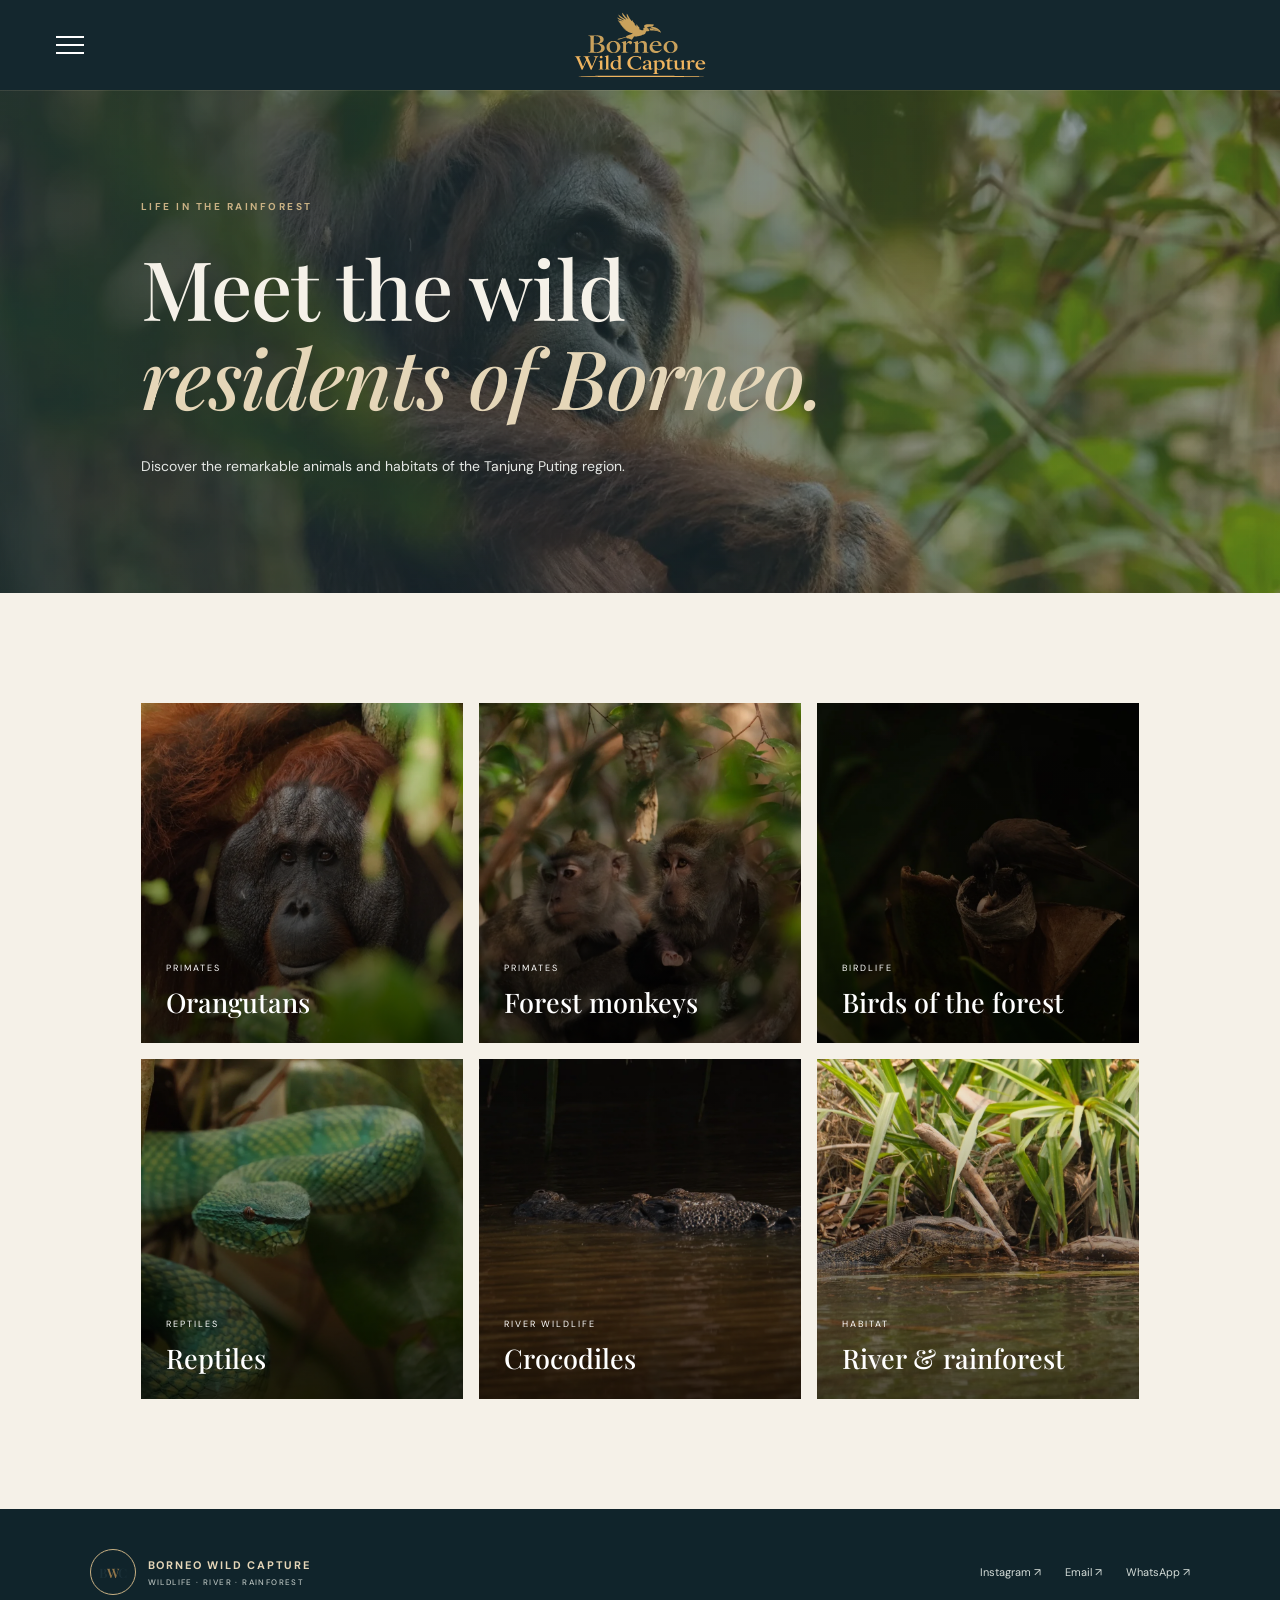
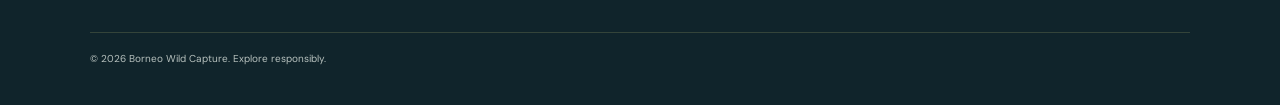
<file: wildlife.html>
<!doctype html>
<html lang="en"><head><meta charset="utf-8"><meta name="viewport" content="width=device-width,initial-scale=1"><meta name="theme-color" content="#10251e"><title>Wildlife — Borneo Wild Capture</title><link rel="preconnect" href="https://fonts.googleapis.com"><link rel="preconnect" href="https://fonts.gstatic.com" crossorigin><link href="https://fonts.googleapis.com/css2?family=DM+Sans:wght@400;500;600;700&family=Playfair+Display:ital,wght@0,500;0,600;1,500&display=swap" rel="stylesheet"><link rel="stylesheet" href="style.css"><link rel="stylesheet" href="assets/interior-header.css?v=compact-20261121">
</head><body><header class="bwc-header" role="banner">
  <div class="bwc-header-inner">
    <button class="bwc-menu-toggle" type="button" aria-label="Open navigation menu" aria-expanded="false" aria-controls="bwc-site-menu">
      <span></span><span></span><span></span>
    </button>
    <a class="bwc-brand" href="index.html#home" aria-label="Borneo Wild Capture home">
      <img class="bwc-brand-logo" src="assets/borneo-wild-capture-logo.svg" alt="Borneo Wild Capture — official hornbill logo" width="190" height="96" loading="eager" decoding="async">
    </a>
    <nav id="bwc-site-menu" class="bwc-menu" aria-label="Main navigation">
<a href="index.html">Home</a><a href="packages.html">Expedition</a><a href="how-to-get-here.html">How to Get Here</a><a href="about.html">About</a><a href="gallery.html">Gallery</a><a href="contact.html">Contact</a><a class="nav-cta" href="https://wa.me/6285190836669" target="_blank" rel="noopener">Book a Trip ↗</a>
    </nav>
  </div>
</header><main><section class="page-hero"><p class="eyebrow">LIFE IN THE RAINFOREST</p><h1>Meet the wild<br><em>residents of Borneo.</em></h1><p>Discover the remarkable animals and habitats of the Tanjung Puting region.</p></section><section class="section page-content"><div class="cards wildlife-cards"><article class="card"><img src="images/orangutan-portrait.webp" alt="Orangutan"><div><small>PRIMATES</small><h3>Orangutans</h3></div></article><article class="card"><img src="images/long-tailed-macaques.webp" alt="Macaques"><div><small>PRIMATES</small><h3>Forest monkeys</h3></div></article><article class="card"><img src="images/nesting-bird.webp" alt="Bird"><div><small>BIRDLIFE</small><h3>Birds of the forest</h3></div></article><article class="card"><img src="images/green-pit-viper.webp" alt="Green pit viper"><div><small>REPTILES</small><h3>Reptiles</h3></div></article><article class="card"><img src="images/crocodile-on-river.webp" alt="Crocodile"><div><small>RIVER WILDLIFE</small><h3>Crocodiles</h3></div></article><article class="card"><img src="images/riverbank-reeds.webp" alt="Riverbank"><div><small>HABITAT</small><h3>River & rainforest</h3></div></article></div></section></main><footer class="footer"><a class="brand footer-brand" href="index.html"><span class="monogram">B<span>W</span>C</span><span>BORNEO WILD CAPTURE<small>WILDLIFE · RIVER · RAINFOREST</small></span></a><div class="footer-links"><a href="https://www.instagram.com/borneowildcapture/" target="_blank" rel="noopener">Instagram ↗</a><a href="mailto:orangutantrip6@gmail.com">Email ↗</a><a href="https://wa.me/6285190836669">WhatsApp ↗</a></div><p>© 2026 Borneo Wild Capture. Explore responsibly.</p></footer><script src="script.js"></script><script src="assets/interior-header.js"></script>
</body></html>
</file>
<file: style.css>
:root{--forest:#10251e;--forest2:#1b382c;--cream:#f3f0e8;--sand:#c7b18a;--ink:#17231d;--muted:#737a70}*{box-sizing:border-box}html{scroll-behavior:smooth}body{margin:0;background:var(--cream);color:var(--ink);font-family:"DM Sans",sans-serif}a{color:inherit;text-decoration:none}.header{height:86px;padding:0 7%;display:flex;align-items:center;justify-content:space-between;background:var(--cream);position:relative;z-index:5}.brand{display:flex;align-items:center;gap:12px;font-size:11px;font-weight:700;letter-spacing:1.8px}.monogram{width:43px;height:43px;border:1px solid #9a9e8e;border-radius:50%;display:grid;place-items:center;font:15px "Playfair Display",serif;letter-spacing:-2px}.monogram span{color:#9a8057}.brand small{display:block;font-size:8px;font-weight:500;letter-spacing:1.4px;color:#7b8176;margin-top:5px}.nav{display:flex;align-items:center;gap:30px;font-size:12px;font-weight:600}.nav a:not(.nav-cta):hover,.footer a:hover{color:#a08352}.nav-cta{background:var(--forest);color:#f5efdf;padding:14px 21px;border:1px solid #9b8155;border-radius:2px;font-size:10px;letter-spacing:1.1px;text-transform:uppercase;transition:.25s}.nav-cta:hover{background:#294737;color:#fff;transform:translateY(-2px)}.menu{display:none;border:0;background:none;font-size:24px;color:var(--forest)}.hero{height:min(730px,82vh);min-height:590px;position:relative;color:white;display:flex;align-items:center;overflow:hidden;background:#263c2e}.hero-bg{position:absolute;inset:0;background:linear-gradient(90deg,rgba(7,22,16,.84),rgba(7,22,16,.38) 58%,rgba(7,22,16,.12)),url("images/orangutan-portrait.webp") center 48%/cover}.hero-content{position:relative;z-index:1;margin-left:11%;max-width:660px;padding:50px 24px}.eyebrow{font-size:10px;letter-spacing:2.5px;font-weight:700;color:#c7b18a}.eyebrow.dark{color:#927a51}.hero h1,.closing h2{font:500 clamp(55px,7vw,91px)/1.06 "Playfair Display",serif;letter-spacing:-2px;margin:28px 0}.hero h1 em,.section h2 em,.closing h2 em{color:var(--sand);font-weight:500}.hero-text{max-width:440px;color:#e1e2d9;font-size:14px;line-height:1.9;margin-bottom:30px}.button{display:inline-flex;align-items:center;justify-content:center;gap:18px;min-height:52px;padding:0 25px;border:1px solid transparent;border-radius:3px;font-size:10px;font-weight:700;letter-spacing:1.35px;text-transform:uppercase;transition:background .25s ease,color .25s ease,border-color .25s ease,transform .25s ease,box-shadow .25s ease;box-shadow:0 7px 20px rgba(8,24,16,.12)}.button span{font-size:15px;transition:transform .25s ease}.button:hover{transform:translateY(-3px);box-shadow:0 12px 26px rgba(8,24,16,.2)}.button:hover span{transform:translate(3px,-2px)}.button-light{background:linear-gradient(135deg,#e7d8b8,#c9b184);color:#14291f;border-color:#e8d9b8}.button-light:hover{background:#f3ead7}.button-dark{background:linear-gradient(135deg,#203e30,#10251e);color:#f6f0e4;border-color:#9b8155}.button-dark:hover{background:#2b4a39;border-color:#c7b18a}.hero-meta{position:absolute;bottom:25px;left:7%;right:7%;display:flex;justify-content:space-between;font-size:9px;letter-spacing:1.8px;color:#d5d7ce}.section{padding:110px 11%}.intro{padding-top:105px;padding-bottom:115px}.intro-grid{display:grid;grid-template-columns:1fr 1fr;gap:8%;align-items:start;margin-top:35px}.section h2{font:500 clamp(38px,4.5vw,59px)/1.16 "Playfair Display",serif;letter-spacing:-1px;margin:20px 0}.intro-grid p,.journey-copy p{font-size:14px;line-height:1.9}.lead{font-size:16px!important;line-height:1.85!important;color:#39483d}.muted{color:var(--muted)}.experience{background:#e9e6dc}.section-heading{display:flex;justify-content:space-between;align-items:end;gap:40px;margin-bottom:42px}.section-heading>p{max-width:290px;color:var(--muted);font-size:13px;line-height:1.8}.cards{display:grid;grid-template-columns:1.15fr 1fr 1fr;gap:16px}.card{height:370px;position:relative;overflow:hidden;background:#9da58e}.card-large{height:420px}.card img{width:100%;height:100%;object-fit:cover;display:block;transition:transform .7s}.card:hover img{transform:scale(1.05)}.card>div{position:absolute;inset:0;padding:25px;display:flex;flex-direction:column;justify-content:end;color:white;background:linear-gradient(transparent,rgba(0,0,0,.65))}.card small{font-size:9px;letter-spacing:2px}.card h3{font:500 27px/1.2 "Playfair Display",serif;margin:12px 0 0}.journey{display:grid;grid-template-columns:1fr 1fr;gap:9%;align-items:center;background:#f7f5ef}.journey-image{height:570px;background:url("images/orangutan-in-rainforest.webp") center/cover}.journey-copy h2{margin:22px 0}.journey-copy>p{color:#5f695f}.journey-copy ul{list-style:none;padding:0;margin:28px 0}.journey-copy li{padding:14px 0;border-bottom:1px solid #d8d8ce;font-size:12px;font-weight:600}.journey-copy li:before{content:"✳";color:#9a8057;margin-right:18px}.gallery{background:var(--forest);color:#f3f0e8}.gallery .section-heading>p,.gallery-note{color:#b8c0b4}.gallery-grid{display:grid;grid-template-columns:repeat(3,1fr);gap:14px;height:auto}.gallery-grid img{width:100%;height:240px;object-fit:cover;display:block}.gallery-note{font-size:10px;margin-top:18px}.closing{min-height:470px;display:grid;place-items:center;text-align:center;color:white;padding:75px 20px;background:linear-gradient(#10251edb,#10251edb),url("images/orangutan-in-rainforest.webp") center/cover}.closing h2{font-size:clamp(46px,6vw,72px);margin:25px 0}.closing>div>p:not(.eyebrow){font-size:13px;color:#e0e4dc;margin:0 0 25px}.footer{padding:40px 7%;display:flex;align-items:center;justify-content:space-between;gap:25px;flex-wrap:wrap;background:#0b1b15;color:#e9e9df}.footer-brand{color:white}.footer-brand small{color:#aab2a7}.footer-links{display:flex;gap:24px;font-size:11px}.footer>p{width:100%;margin:12px 0 0;padding-top:19px;border-top:1px solid #34443a;color:#aab2a7;font-size:10px}@media(max-width:800px){.header{height:74px;padding:0 6%}.menu{display:block}.nav{display:none;position:absolute;top:74px;left:0;right:0;padding:25px 7%;background:var(--cream);flex-direction:column;align-items:stretch;gap:22px;box-shadow:0 12px 18px #0001}.nav.open{display:flex}.nav-cta{text-align:center}.hero{min-height:610px;height:78vh}.hero-content{margin-left:3%;padding:30px 22px}.hero h1{font-size:60px}.section{padding:78px 7%}.intro-grid,.journey{grid-template-columns:1fr;gap:25px}.section-heading{display:block}.section-heading>p{margin-top:20px}.cards{grid-template-columns:1fr 1fr}.card,.card-large{height:310px}.card:first-child{grid-column:span 2;height:350px}.journey-image{height:360px;order:2}.journey-copy{order:1}.gallery-grid{height:220px;gap:8px}.footer{padding:35px 7%}.footer-links{width:100%;flex-wrap:wrap}}@media(max-width:480px){.brand{font-size:9px;letter-spacing:1.3px}.brand small{font-size:7px}.monogram{width:38px;height:38px}.hero h1{font-size:52px}.hero-text{font-size:13px}.hero-meta{font-size:7px}.cards{grid-template-columns:1fr}.card:first-child{grid-column:auto}.card,.card-large{height:320px}.gallery-grid{grid-template-columns:1fr 1fr;height:auto}.gallery-grid img{height:180px}.gallery-grid img:last-child{display:block}.footer-links{gap:17px;font-size:10px}}
/* Cooler, more natural tone for the homepage hero image */
.hero-bg{filter:saturate(.82) hue-rotate(7deg);}

/* Remove remaining yellow/gold cast across the interface */
:root{--cream:#eef1ed;--sand:#b7c5bb}
.monogram span,.nav a:not(.nav-cta):hover,.footer a:hover,.eyebrow.dark,.journey-copy li:before{color:#91a99a}
.eyebrow{color:#c4d4c9}
.monogram{border-color:#9aa99e}
.nav-cta,.button-dark{border-color:#879b8d}
.button-light{background:linear-gradient(135deg,#e0e8e2,#c6d3ca);border-color:#d5e0d8}
.button-light:hover{background:#edf2ee}
.button-dark:hover{border-color:#b7c5bb}

/* Final neutral-sage pass: eliminate leftover gold/yellow accents */
.nav-cta{border-color:#82968a}
.nav-cta:hover{background:#294737}
.eyebrow{color:#c4d4c9}
.button-dark{border-color:#879b8d}
.button-dark:hover{border-color:#b7c5bb}
.hero-bg{filter:saturate(.78) hue-rotate(9deg)}

/* Multi-page layout and home inquiry form */
.nav a[aria-current="page"]{color:#9a8057}
.home-hero{height:min(780px,88vh);min-height:640px}
.home-hero .hero-bg{background-image:linear-gradient(90deg,rgba(7,22,16,.72),rgba(7,22,16,.24) 62%,rgba(7,22,16,.08)),url("images/DSCF7031.jpg");background-position:center 42%;filter:none}
.home-hero h1{font-size:clamp(54px,8vw,104px);letter-spacing:1px}
.home-intro{background:#f7f5ef}
.inquiry{display:grid;grid-template-columns:1fr 1fr;gap:9%;align-items:start;background:#e9e6dc}
.inquiry-form{display:grid;gap:18px}
.inquiry-form label{display:grid;gap:8px;font-size:11px;font-weight:700;letter-spacing:.5px}
.inquiry-form input,.inquiry-form textarea{width:100%;border:1px solid #c9cec5;background:#f8f8f3;padding:14px 15px;border-radius:2px;font:13px "DM Sans",sans-serif;color:#17231d;resize:vertical}
.inquiry-form input:focus,.inquiry-form textarea:focus{outline:2px solid #91a99a;outline-offset:1px}
.form-note{font-size:10px;color:#737a70;line-height:1.6;margin:0}
.page-hero{min-height:390px;padding:100px 11%;display:flex;flex-direction:column;justify-content:center;color:#fff;background:linear-gradient(90deg,rgba(7,22,16,.85),rgba(7,22,16,.45)),url("images/orangutan-in-rainforest.webp") center/cover}
.page-hero h1{font:500 clamp(48px,7vw,82px)/1.08 "Playfair Display",serif;margin:20px 0;letter-spacing:-1px}
.page-hero h1 em{color:var(--sand);font-weight:500}
.page-hero>p:last-child{max-width:540px;font-size:14px;line-height:1.8;color:#e1e5df}
.page-content{background:#f7f5ef}
.feature-strip{background:#e9e6dc}
.feature-strip h2{font:500 38px "Playfair Display",serif;margin:0 0 35px}
.full-gallery{grid-template-columns:repeat(3,1fr);gap:14px}
.full-gallery img{height:300px}
.wildlife-cards{grid-template-columns:repeat(3,1fr)}
.wildlife-cards .card{height:340px}
.contact-actions{display:flex;flex-direction:column;align-items:flex-start;gap:18px}
.contact-actions>a:last-child{font-size:12px;color:#526458}
@media(max-width:800px){.inquiry{grid-template-columns:1fr;gap:32px}.page-hero{padding:80px 7%;min-height:340px}.full-gallery{grid-template-columns:repeat(2,1fr)}.full-gallery img{height:210px}.wildlife-cards{grid-template-columns:repeat(2,1fr)}}
@media(max-width:480px){.home-hero{min-height:620px}.home-hero h1{font-size:52px}.full-gallery img{height:175px}.wildlife-cards{grid-template-columns:1fr}.wildlife-cards .card{height:300px}}

/* BWC refinement: compact monogram and consistent cool-sage palette */
.monogram{
  display:flex;
  align-items:center;
  justify-content:center;
  gap:0;
  width:46px;
  height:46px;
  flex:0 0 46px;
  font:600 13px/1 "Playfair Display",serif;
  letter-spacing:-1.1px;
  white-space:nowrap;
  color:#e8eee9;
  border:1px solid #91a99a;
  border-radius:50%;
}
.monogram span{color:#b7c5bb}
.nav a[aria-current="page"]{color:#91a99a}
.nav a:not(.nav-cta):hover,.footer a:hover{color:#91a99a}
.home-intro{background:#eef1ed}
.inquiry{background:#e3e9e4}
.inquiry-form input,.inquiry-form textarea{background:#f7f9f7;border-color:#c7d1c9}
.inquiry-form input:focus,.inquiry-form textarea:focus{outline-color:#91a99a}
.form-note{color:#68766d}
.page-hero h1 em{color:#b7c5bb}



/* HOMEPAGE HERO — layout matched to the supplied orangutan reference */
body:has(.home-hero) .header{display:none}
.home-hero{
  position:relative;display:block;width:100%;height:100svh;
  min-height:680px;max-height:none;padding:0;overflow:hidden;
  isolation:isolate;background:#160b07;color:#fff;
}
.home-hero .hero-bg{
  position:absolute;inset:0;z-index:0;
  background-image:
    linear-gradient(90deg,rgba(13,5,3,.42) 0%,rgba(13,5,3,.18) 68%,rgba(13,5,3,.08) 100%),
    linear-gradient(0deg,rgba(13,5,3,.46) 0%,transparent 38%,rgba(13,5,3,.14) 100%),
    url("images/DSCF7031.jpg");
  background-size:cover;
  background-position:center 58%;
  filter:none;
}
.home-hero .hero-location{
  position:absolute;top:4.7%;left:3%;transform:none;
  z-index:2;width:94%;max-width:none;margin:0;
  display:flex;align-items:center;justify-content:center;gap:16px;
  color:rgba(255,255,255,.96);text-align:center;white-space:nowrap;
  font-size:clamp(9px,2.1vw,12px);font-weight:500;
  letter-spacing:.32em;line-height:1.3;
}
.home-hero .hero-location:before,
.home-hero .hero-location:after{
  content:"";display:block;position:static;flex:1 1 auto;
  width:auto;max-width:clamp(32px,13vw,100px);min-width:16px;
  height:1px;background:rgba(255,255,255,.78);
}
.home-hero .hero-content{
  position:absolute;z-index:2;top:31.5%;left:8.5%;
  width:83%;max-width:620px;margin:0;padding:0;
  display:flex;flex-direction:column;align-items:flex-start;
}
.home-hero h1{
  margin:0 0 27px;color:#fff;
  font:500 clamp(28px,6.2vw,54px)/1.34 "Playfair Display",serif;
  letter-spacing:0;text-wrap:initial;
}
.home-hero h1 em{font-style:italic;color:#fff;font-weight:500}
.home-hero .hero-text{
  width:73%;max-width:440px;margin:0;
  color:rgba(255,255,255,.95);
  font-size:clamp(13px,2.9vw,17px);line-height:1.62;font-weight:400;
}
.home-hero > .button-light{
  position:absolute;z-index:3;left:3%;bottom:4.5%;
  width:94%;max-width:none;min-height:36px;margin:0;
  padding:0 42px 0 12px;display:flex;align-items:center;justify-content:center;
  border:1px solid rgba(255,255,255,.9);border-radius:2px;
  background:rgba(12,7,5,.12);color:#fff;box-shadow:none;
  font-size:clamp(9px,2vw,11px);font-weight:500;letter-spacing:.34em;
}
.home-hero > .button-light span{
  position:absolute;right:16px;font-size:19px;line-height:1;
}
.home-hero > .button-light:hover{
  background:rgba(255,255,255,.12);box-shadow:none;
}
.home-hero .hero-meta{display:none}
@media(max-width:800px){
  body:has(.home-hero) .header{display:none}
  .home-hero{height:100svh;min-height:680px}
  .home-hero .hero-bg{
    background-size:auto 112%;
    background-position:center 100%;
  }
  .home-hero .hero-location{
    top:4.7%;gap:12px;font-size:clamp(8px,2.2vw,10px);
    letter-spacing:.29em;
  }
  .home-hero .hero-location:before,
  .home-hero .hero-location:after{max-width:clamp(28px,13vw,70px)}
  .home-hero .hero-content{
    top:31.5%;left:8.5%;width:83%;
  }
  .home-hero h1{
    margin-bottom:25px;
    font-size:clamp(28px,6.2vw,34px);line-height:1.34;
  }
  .home-hero .hero-text{
    width:76%;font-size:clamp(12px,2.9vw,14px);
    line-height:1.62;
  }
  .home-hero > .button-light{
    left:3%;bottom:4.5%;width:94%;min-height:36px;
    font-size:clamp(8px,2vw,10px);letter-spacing:.31em;
  }
}
@media(max-width:380px){
  .home-hero .hero-location{gap:8px;letter-spacing:.22em}
  .home-hero .hero-content{top:30.5%;left:8%;width:84%}
  .home-hero h1{font-size:27px;line-height:1.32;margin-bottom:22px}
  .home-hero .hero-text{width:82%;font-size:12px}
  .home-hero > .button-light{bottom:4%;letter-spacing:.24em}
}

/* Homepage final alignment + subtle editorial transparency */
.home-hero .hero-location{
  top:3.1%!important;
  left:3%!important;
  width:94%!important;
  transform:none!important;
  color:rgba(255,255,255,.78)!important;
}
.home-hero .hero-location:before,
.home-hero .hero-location:after{
  background:rgba(255,255,255,.56)!important;
}
.home-hero .hero-content{
  top:29.5%!important;
}
.home-hero h1{
  color:rgba(255,255,255,.88)!important;
}
.home-hero h1 em{
  color:rgba(255,255,255,.88)!important;
}
.home-hero .hero-text{
  color:rgba(255,255,255,.78)!important;
}
.home-hero > .button-light{
  color:rgba(255,255,255,.78)!important;
  border-color:rgba(255,255,255,.62)!important;
}
.home-hero > .button-light span{
  color:rgba(255,255,255,.72)!important;
}
@media(max-width:800px){
  .home-hero .hero-location{
    top:3.1%!important;
    left:3%!important;
    width:94%!important;
  }
  .home-hero .hero-content{
    top:29.5%!important;
  }
}

/* Final CTA alignment: center label in the full outline, keep arrow pinned right */
.home-hero > .button-light{
  position:absolute!important;
  padding:0 12px!important;
  display:flex!important;
  align-items:center!important;
  justify-content:center!important;
  text-align:center!important;
  line-height:1!important;
}
.home-hero > .button-light span{
  position:absolute!important;
  top:50%!important;
  right:16px!important;
  transform:translateY(-50%)!important;
  margin:0!important;
  line-height:1!important;
}
.home-hero > .button-light:hover span{
  transform:translate(3px,calc(-50% - 2px))!important;
}

/* Exact geometric centering for the homepage CTA label */
.home-hero > .button-light{
  padding:0!important;
  display:block!important;
  text-align:center!important;
}
.home-hero > .button-light .button-label{
  position:absolute!important;
  left:50%!important;
  top:50%!important;
  display:block!important;
  width:max-content!important;
  max-width:calc(100% - 24px)!important;
  margin:0!important;
  padding:0!important;
  transform:translate(-50%,-50%)!important;
  text-align:center!important;
  white-space:nowrap!important;
  line-height:1!important;
}

/* Premium mobile CTA: smaller type, balanced tracking, exact centre */
.home-hero > .button-light{
  left:3%!important;
  right:auto!important;
  bottom:4.5%!important;
  width:94%!important;
  min-height:42px!important;
  height:42px!important;
  padding:0!important;
  display:block!important;
  box-sizing:border-box!important;
  text-align:center!important;
  font-size:11px!important;
  font-weight:500!important;
  letter-spacing:.20em!important;
  line-height:1!important;
}
.home-hero > .button-light .button-label{
  position:absolute!important;
  left:50%!important;
  top:50%!important;
  width:max-content!important;
  max-width:calc(100% - 28px)!important;
  margin:0!important;
  padding:0!important;
  transform:translate(-50%,-50%)!important;
  display:block!important;
  text-align:center!important;
  text-indent:0!important;
  white-space:nowrap!important;
  font-size:11px!important;
  font-weight:500!important;
  letter-spacing:.20em!important;
  line-height:1!important;
  color:rgba(255,255,255,.80)!important;
}
@media(max-width:800px){
  .home-hero > .button-light{
    left:3%!important;
    width:94%!important;
    min-height:42px!important;
    height:42px!important;
    font-size:10px!important;
    letter-spacing:.20em!important;
  }
  .home-hero > .button-light .button-label{
    font-size:10px!important;
    letter-spacing:.20em!important;
  }
}

/* FINAL MOBILE HERO CTA — one label, flex-centred in the entire outlined button */
.home-hero > .button-light{
  position:absolute!important;
  left:3%!important;
  right:auto!important;
  bottom:4.5%!important;
  width:94%!important;
  height:42px!important;
  min-height:42px!important;
  box-sizing:border-box!important;
  display:flex!important;
  align-items:center!important;
  justify-content:center!important;
  padding:0 12px!important;
  gap:0!important;
  text-align:center!important;
  font-size:10px!important;
  font-weight:500!important;
  letter-spacing:.14em!important;
  line-height:1.2!important;
}
.home-hero > .button-light .button-label{
  position:static!important;
  inset:auto!important;
  display:block!important;
  width:auto!important;
  max-width:100%!important;
  margin:0!important;
  padding:0!important;
  transform:none!important;
  text-align:center!important;
  text-indent:0!important;
  white-space:nowrap!important;
  font-size:10px!important;
  font-weight:500!important;
  letter-spacing:.14em!important;
  line-height:1.2!important;
  color:rgba(255,255,255,.80)!important;
}
@media(max-width:380px){
  .home-hero > .button-light,
  .home-hero > .button-light .button-label{
    font-size:9px!important;
    letter-spacing:.12em!important;
  }
}

/* BWC CTA — compact dark translucent chat-style button */
.home-hero > .button-light{
  position:absolute!important;
  left:50%!important;
  right:auto!important;
  bottom:4.5%!important;
  width:max-content!important;
  max-width:calc(100% - 40px)!important;
  height:40px!important;
  min-height:40px!important;
  box-sizing:border-box!important;
  display:flex!important;
  align-items:center!important;
  justify-content:center!important;
  padding:0 22px!important;
  margin:0!important;
  gap:0!important;
  transform:translateX(-50%)!important;
  border:1px solid rgba(232,239,231,.40)!important;
  border-radius:12px!important;
  background:rgba(20,39,30,.56)!important;
  color:rgba(255,255,255,.90)!important;
  box-shadow:0 5px 18px rgba(0,0,0,.16)!important;
  backdrop-filter:blur(7px)!important;
  -webkit-backdrop-filter:blur(7px)!important;
  text-align:center!important;
  font-size:10px!important;
  font-weight:500!important;
  letter-spacing:.14em!important;
  line-height:1!important;
}
.home-hero > .button-light .button-label{
  position:static!important;
  inset:auto!important;
  display:block!important;
  width:auto!important;
  max-width:100%!important;
  margin:0!important;
  padding:0!important;
  transform:none!important;
  text-align:center!important;
  text-indent:0!important;
  white-space:nowrap!important;
  color:rgba(255,255,255,.90)!important;
  font-size:10px!important;
  font-weight:500!important;
  letter-spacing:.14em!important;
  line-height:1!important;
}
.home-hero > .button-light:hover{
  transform:translateX(-50%) translateY(-2px)!important;
  background:rgba(20,39,30,.66)!important;
  border-color:rgba(232,239,231,.46)!important;
}
@media(max-width:380px){
  .home-hero > .button-light{
    height:38px!important;
    min-height:38px!important;
    padding:0 17px!important;
    font-size:9px!important;
    letter-spacing:.12em!important;
  }
  .home-hero > .button-light .button-label{
    font-size:9px!important;
    letter-spacing:.12em!important;
  }
}


/* BWC master palette — shared across homepage and legacy pages */
:root{--forest:#1a3038;--forest2:#294750;--cream:#f5f1e8;--sand:#c9b184;--ink:#1b2b31;--muted:#687775}
body{background:#f5f1e8;color:#1b2b31}
.header{background:#f5f1e8;color:#1a3038;border-bottom:1px solid rgba(26,48,56,.10)}
.header .brand{color:#1a3038}.header .brand small{color:#687775}
.nav a{color:#1a3038}
.nav a[aria-current="page"],.nav a.active,.nav a:not(.nav-cta):hover,.footer a:hover{color:#92764a}
.menu{color:#1a3038}
.nav-cta{background:#e5d6b8;color:#1a3038;border:1px solid #c9b184}
.nav-cta:hover{background:#f1e8d5;color:#1a3038}
.eyebrow{color:#c9b184}.eyebrow.dark{color:#92764a}
.button-light{background:linear-gradient(135deg,#e5d6b8,#c9b184);color:#1a3038;border-color:#c9b184}
.button-light:hover{background:#f1e8d5}
.button-dark{background:#1a3038;color:#f5f1e8;border-color:#c9b184}
.button-dark:hover{background:#294750;border-color:#e5d6b8}
.section h2 em,.hero h1 em,.closing h2 em{color:#c9b184}
.lead{color:#33464b}.muted,.section-heading>p{color:#687775}
.experience,.feature-strip,.inquiry{background:#eee8dc;color:#1b2b31}
.journey,.home-intro,.page-content{background:#f5f1e8;color:#1b2b31}
.gallery,.closing{background:#1a3038;color:#f5f1e8}
.gallery .section-heading>p,.gallery-note{color:#d0d8d5}
.footer{background:#10242b;color:#d4dcd8}
.footer-brand{color:#e5d6b8}.footer-brand small,.footer>p{color:#b7c1be}
.page-hero{background-color:#1a3038;background-image:linear-gradient(90deg,rgba(26,48,56,.78),rgba(26,48,56,.38)),url("images/orangutan-in-rainforest.webp");color:#f5f1e8}
.page-hero h1,.page-hero h1 em{color:#f5f1e8}.page-hero h1 em{color:#e5d6b8}
.page-hero>p:last-child{color:#e5e8e5}
.inquiry-form input,.inquiry-form textarea{background:#fbf9f4;color:#1b2b31;border-color:#d4cbb9}
.inquiry-form input:focus,.inquiry-form textarea:focus{outline-color:#c9b184}
.monogram{border-color:#c9b184;color:#1a3038}.monogram span{color:#92764a}
.journey-copy li:before{color:#c9b184}.contact-actions>a:last-child{color:#52676c}
.home-hero .hero-bg{
 background-image:url("images/DSCF7031.jpg");
 background-size:cover;background-position:center 58%;filter:none
}
.home-hero>.button-light{background:rgba(26,48,56,.56)!important;border-color:rgba(229,214,184,.56)!important;color:rgba(255,255,255,.92)!important}
.home-hero>.button-light .button-label{color:rgba(255,255,255,.92)!important}
.home-hero>.button-light:hover{background:rgba(26,48,56,.66)!important}

/* Homepage hero typography — soft ivory to match the CTA, without changing layout */
.home-hero .hero-location,
.home-hero h1,
.home-hero h1 em,
.home-hero .hero-text {
  color: rgba(245,241,232,.82) !important;
}
</file>
<file: site-theme.css>
/* Borneo Wild Capture — shared editorial theme for inner pages */
:root {
  --forest: #14272e;
  --forest-dark: #10242b;
  --cream: #f5f1e8;
  --sand: #e5d6b8;
  --muted: #66767a;
  --bwc-slate: #14272e;
  --bwc-slate-900: #1a3038;
  --bwc-slate-800: #294750;
  --bwc-champagne: #c9b184;
  --bwc-champagne-light: #e5d6b8;
  --bwc-ivory: #f5f1e8;
  --bwc-paper: #fbf9f4;
  --bwc-ink: #1b2b31;
}
html { scroll-behavior: smooth; }
body { background: var(--bwc-ivory); color: var(--bwc-ink); }
.header {
  background: var(--bwc-ivory);
  color: var(--bwc-slate);
  border-bottom: 1px solid rgba(20,39,46,.09);
}
.header .brand { color: var(--bwc-slate); }
.header .brand small { color: #687775; }
.header .nav a { color: var(--bwc-slate); }
.header .nav a:hover,
.header .nav a[aria-current="page"] { color: #94784a; }
.header .nav-cta {
  color: var(--bwc-slate);
  background: var(--bwc-champagne-light);
  border: 1px solid var(--bwc-champagne);
}
.header .menu { color: var(--bwc-slate); }
.eyebrow { color: var(--bwc-champagne); }
.eyebrow.dark { color: #92764a; }
.page-hero {
  background-color: var(--bwc-slate);
  background-image:
    linear-gradient(90deg, rgba(20,39,46,.87), rgba(20,39,46,.46)),
    url("images/orangutan-in-rainforest.webp");
  color: var(--bwc-ivory);
}
.page-hero h1,
.page-hero h1 em { color: var(--bwc-ivory); }
.page-hero h1 em { color: var(--bwc-champagne-light); }
.page-hero > p:last-child { color: #e5e8e5; }
.page-content,
.journey,
.home-intro { background: var(--bwc-ivory); color: var(--bwc-ink); }
.experience,
.feature-strip,
.inquiry { background: #eee8dc; color: var(--bwc-ink); }
.section h2 { color: var(--bwc-slate); }
.section h2 em { color: #92764a; }
.gallery {
  background: var(--bwc-slate-900);
  color: var(--bwc-ivory);
}
.gallery .section-heading > p,
.gallery-note { color: #d0d8d5; }
.closing {
  background-color: var(--bwc-slate);
  color: var(--bwc-ivory);
}
.footer { background: #10242b; color: #d4dcd8; }
.footer-brand { color: var(--bwc-champagne-light); }
.footer-brand small,
.footer > p { color: #b7c1be; }
.footer-links a:hover { color: var(--bwc-champagne-light); }
.button-light {
  background: linear-gradient(135deg, #e5d6b8, #c9b184);
  color: var(--bwc-slate);
  border-color: var(--bwc-champagne);
}
.button-light:hover { background: #f1e8d5; }
.button-dark {
  background: var(--bwc-slate-900);
  color: var(--bwc-ivory);
  border-color: var(--bwc-champagne);
}
.button-dark:hover { background: var(--bwc-slate-800); border-color: var(--bwc-champagne-light); }
.inquiry-form input,
.inquiry-form textarea {
  background: var(--bwc-paper);
  color: var(--bwc-ink);
  border-color: #d4cbb9;
}
.inquiry-form input:focus,
.inquiry-form textarea:focus { outline-color: var(--bwc-champagne); }
.page-hero .eyebrow { color: var(--bwc-champagne-light); }
.page-hero .eyebrow:after { background: var(--bwc-champagne); }

/* Page 02 → Page 03 / Page 03 → Page 04 progression panels */
.next-page-cta {
  background: var(--bwc-slate) !important;
  color: var(--bwc-ivory) !important;
  border-top: 1px solid rgba(229,214,184,.22);
}
.next-page-cta .eyebrow { color: var(--bwc-champagne-light); }
.next-page-cta .cta-inner h2 { color: var(--bwc-ivory); }
.next-page-cta .cta-inner p { color: #d1d9d6; }
.next-page-cta .cta-button {
  display: inline-flex;
  align-items: center;
  gap: 14px;
  background: var(--bwc-champagne-light);
  color: var(--bwc-slate);
  border: 1px solid var(--bwc-champagne);
  padding: 15px 20px;
  font-size: 10px;
  font-weight: 700;
  letter-spacing: .12em;
  text-transform: uppercase;
  transition: background .2s ease, transform .2s ease;
}
.next-page-cta .cta-button:hover { background: #f1e8d5; transform: translateY(-2px); }
.next-page-actions { display: flex; align-items: center; gap: 22px; flex-wrap: wrap; }
.cta-secondary {
  color: var(--bwc-champagne-light);
  font-size: 10px;
  letter-spacing: .09em;
  text-transform: uppercase;
  border-bottom: 1px solid rgba(229,214,184,.65);
  padding: 8px 0;
}
.cta-secondary:hover { color: #fff; border-color: #fff; }

/* Page 03 — original itinerary photograph as the hero background */
.itinerary-hero {
  position: relative;
  display: flex;
  align-items: center;
  min-height: 740px;
  min-height: 88svh;
  overflow: hidden;
  isolation: isolate;
  background-color: var(--bwc-slate);
  background-image:
    linear-gradient(90deg, rgba(13,31,38,.88) 0%, rgba(16,37,44,.64) 46%, rgba(16,37,44,.20) 100%),
    linear-gradient(0deg, rgba(10,25,31,.45), transparent 56%),
    url("assets/itinerary-orangutan.jpg");
  background-size: cover;
  background-position: center 42%;
  color: var(--bwc-ivory);
}
.itinerary-hero .wrap {
  position: relative;
  z-index: 1;
  padding: 175px 0 110px;
}
.itinerary-hero .eyebrow { color: var(--bwc-champagne-light); }
.itinerary-hero h1 {
  max-width: 810px;
  margin: 26px 0 22px;
  color: var(--bwc-ivory);
  font: clamp(50px, 7.6vw, 94px)/.99 Georgia, 'Times New Roman', serif;
  font-weight: 400;
  letter-spacing: -.045em;
}
.itinerary-hero h1 em { display: block; color: var(--bwc-champagne-light); font-weight: 400; }
.itinerary-hero .intro {
  max-width: 610px;
  margin: 0;
  color: #e7e9e5;
  font-size: 15px;
  line-height: 1.85;
}
.itinerary-hero .hero-bottom {
  display: flex;
  align-items: center;
  gap: 18px;
  margin-top: 48px;
  color: var(--bwc-champagne-light);
  font-size: 10px;
  letter-spacing: .18em;
  text-transform: uppercase;
}
.itinerary-hero .hero-bottom .line { width: 62px; height: 1px; background: var(--bwc-champagne); }
.itinerary-overview {
  padding: 80px 0 84px;
  background: var(--bwc-slate-900);
  color: var(--bwc-ivory);
}
.overview-head { max-width: 680px; margin-bottom: 34px; }
.overview-head .eyebrow { color: var(--bwc-champagne-light); }
.overview-head h2 {
  margin: 13px 0 10px;
  color: var(--bwc-ivory);
  font: clamp(38px, 4.5vw, 55px)/1.04 Georgia, 'Times New Roman', serif;
  font-weight: 400;
}
.overview-head p { margin: 0; color: #ccd5d1; font-size: 14px; }
.trip-grid { display: grid; grid-template-columns: repeat(3, 1fr); gap: 15px; }
.trip-card {
  min-height: 225px;
  padding: 25px;
  background: #203a43;
  border: 1px solid rgba(229,214,184,.25);
}
.trip-card-meta {
  display: flex;
  justify-content: space-between;
  gap: 12px;
  color: var(--bwc-champagne-light);
  font-size: 9px;
  font-weight: 700;
  letter-spacing: .12em;
  text-transform: uppercase;
}
.trip-card h3 {
  margin: 19px 0 10px;
  color: var(--bwc-ivory);
  font: 27px/1.12 Georgia, 'Times New Roman', serif;
  font-weight: 400;
}
.trip-card p { margin: 0; color: #d0d8d5; font-size: 12px; line-height: 1.8; }
.overview-note { margin: 22px 0 0; color: #aebdb9; font-size: 10px; line-height: 1.7; }
.details { background: var(--bwc-ivory); color: var(--bwc-ink); }
.details-head h2 { color: var(--bwc-slate); }
.details-head p,
.day-card p,
.note { color: var(--bwc-slate-800); }
.day-card { background: var(--bwc-paper); border-color: #ddd4c2; }
.day-card h3 { color: var(--bwc-slate); }
.final-cta.next-page-cta .cta-inner h2 { color: var(--bwc-ivory); }

.next-chapter {
  background: var(--bwc-slate-900);
  color: var(--bwc-ivory);
  padding-top: 86px;
  padding-bottom: 90px;
}
.next-chapter-inner { max-width: 760px; margin: 0 auto; text-align: center; }
.next-chapter .eyebrow { justify-content: center; color: var(--bwc-champagne-light); }
.next-chapter h2 {
  margin: 16px 0 14px;
  color: var(--bwc-ivory);
  font: clamp(38px, 5vw, 58px)/1.06 "Playfair Display", Georgia, serif;
  font-weight: 500;
}
.next-chapter h2 em { color: var(--bwc-champagne-light); }
.next-chapter p:not(.eyebrow) { color: #d0d8d5; font-size: 13px; }
.next-chapter .button-dark { margin-top: 14px; }
.full-gallery {
  display: grid;
  grid-template-columns: repeat(12, minmax(0,1fr));
  grid-auto-rows: minmax(80px, 7.5vw);
  grid-auto-flow: dense;
  gap: 12px;
  height: auto;
}
.full-gallery img { width: 100%; height: 100%; min-height: 100%; object-fit: cover; display: block; }
.full-gallery img:nth-child(1) { grid-column: 1 / 4; grid-row: 1 / 3; }
.full-gallery img:nth-child(2) { grid-column: 4 / 9; grid-row: 1 / 3; }
.full-gallery img:nth-child(3) { grid-column: 9 / 13; grid-row: 1 / 3; }
.full-gallery img:nth-child(4) { grid-column: 1 / 5; grid-row: 3 / 5; }
.full-gallery img:nth-child(5) { grid-column: 5 / 13; grid-row: 3 / 5; }
.full-gallery img:nth-child(6) { grid-column: 1 / 9; grid-row: 5 / 7; }
.full-gallery img:nth-child(7) { grid-column: 9 / 13; grid-row: 5 / 7; }
.full-gallery img:nth-child(8) { grid-column: 1 / 6; grid-row: 7 / 9; }
.full-gallery img:nth-child(9) { grid-column: 6 / 13; grid-row: 7 / 9; }

@media (max-width: 800px) {
  .next-page-actions { align-items: flex-start; flex-direction: column; gap: 10px; }
  .trip-grid { grid-template-columns: 1fr; }
  .trip-card { min-height: auto; }
  .itinerary-hero { min-height: 760px; min-height: 88svh; background-position: 56% center; }
  .itinerary-hero .wrap { padding: 145px 0 75px; }
  .itinerary-hero h1 { font-size: clamp(43px, 10vw, 64px); line-height: 1.02; }
  .itinerary-hero .intro { max-width: 520px; font-size: 13px; }
  .itinerary-hero .hero-bottom { margin-top: 32px; font-size: 8px; letter-spacing: .14em; }
  .full-gallery {
    grid-template-columns: repeat(6, minmax(0,1fr));
    grid-auto-rows: minmax(78px, 11vw);
    gap: 9px;
  }
  .full-gallery img:nth-child(1) { grid-column: 1 / 4; grid-row: 1 / 3; }
  .full-gallery img:nth-child(2) { grid-column: 4 / 7; grid-row: 1 / 3; }
  .full-gallery img:nth-child(3) { grid-column: 1 / 7; grid-row: 3 / 5; }
  .full-gallery img:nth-child(4) { grid-column: 1 / 4; grid-row: 5 / 7; }
  .full-gallery img:nth-child(5) { grid-column: 4 / 7; grid-row: 5 / 7; }
  .full-gallery img:nth-child(6) { grid-column: 1 / 7; grid-row: 7 / 9; }
  .full-gallery img:nth-child(7) { grid-column: 1 / 4; grid-row: 9 / 11; }
  .full-gallery img:nth-child(8) { grid-column: 4 / 7; grid-row: 9 / 11; }
  .full-gallery img:nth-child(9) { grid-column: 1 / 7; grid-row: 11 / 13; }
}
@media (max-width: 480px) {
  .next-chapter { padding-top: 65px; padding-bottom: 70px; }
  .itinerary-hero .wrap { padding-top: 133px; padding-bottom: 65px; }
  .itinerary-hero h1 { font-size: clamp(39px, 10vw, 54px); }
  .trip-card { padding: 22px; }
  .full-gallery { grid-auto-rows: minmax(78px, 14vw); }
}
@media (prefers-reduced-motion: reduce) {
  html { scroll-behavior: auto; }
  *, *::before, *::after { transition: none !important; animation: none !important; }
}


/* Borneo Wild Capture — approved hornbill identity */
.brand-mark{display:block;flex:0 0 auto;width:42px;height:30px;object-fit:contain}
.brand-name{display:flex;flex-direction:column;gap:3px;color:var(--bwc-ivory);font:500 23px/.98 Georgia,'Times New Roman',serif;letter-spacing:.01em}
.brand-name span{display:block;margin-top:2px;color:var(--bwc-champagne-light);font:600 8px/1.3 Arial,Helvetica,sans-serif;letter-spacing:.25em;text-transform:uppercase}
.topbar .brand-mark,.footer .brand-mark{filter:none}
.topbar .brand-name{color:var(--bwc-ivory)}
.topbar .brand-name span{color:var(--bwc-champagne-light)}
.header .brand-mark{width:42px;height:30px}
.header .brand-name{color:var(--bwc-slate)}
.header .brand-name span{color:#92764a}
.footer .brand{display:inline-flex;align-items:center;gap:11px}
.footer .brand-mark{width:42px;height:30px}
.footer .brand-name{color:var(--bwc-ivory)}
.footer .brand-name span{color:var(--bwc-champagne-light)}
/* Home page navigation sits over the retained sunset cover. */
.home-header{position:absolute;z-index:10;top:0;left:0;right:0;width:100%;height:88px;padding:0 7%;background:linear-gradient(180deg,rgba(16,36,43,.88),rgba(16,36,43,0));border-bottom:1px solid rgba(255,255,255,.18);color:var(--bwc-ivory)}
.home-header .brand-name{color:var(--bwc-ivory)}
.home-header .brand-name span{color:var(--bwc-champagne-light)}
.home-header .menu{color:var(--bwc-ivory)}
.home-header .nav a{color:var(--bwc-ivory)}
.home-header .nav-cta{background:var(--bwc-champagne-light);border-color:var(--bwc-champagne);color:var(--bwc-slate)}
.home-header .nav-cta:hover{background:#f1e8d5}
.home-hero .hero-location{position:absolute;top:122px;left:11%;z-index:2;margin:0}
@media(max-width:800px){
 .home-header{height:74px;padding:0 6%;background:rgba(17,36,43,.94);backdrop-filter:blur(12px)}
 .home-header .nav{display:none;position:absolute;top:74px;left:0;right:0;padding:25px 7%;background:rgba(20,39,46,.98);flex-direction:column;align-items:stretch;gap:22px;box-shadow:0 12px 18px #0005}
 .home-header .nav.open{display:flex}
 .home-header .nav a{color:var(--bwc-ivory)}
 .home-header .menu{display:block}
 .home-header .brand-mark{width:38px;height:27px}
 .home-header .brand-name{font-size:20px}
 .home-hero .hero-location{top:104px;left:7%}
}

/* Approved Borneo Wild Capture identity — hornbill mark and serif wordmark */
.brand-mark{display:block;flex:0 0 auto;width:42px;height:30px;object-fit:contain}
.brand-name{display:flex;flex-direction:column;gap:3px;color:var(--bwc-ivory);font:500 23px/.98 Georgia,'Times New Roman',serif;letter-spacing:.01em}
.brand-name span{display:block;margin-top:2px;color:var(--bwc-champagne-light);font:600 8px/1.3 Arial,Helvetica,sans-serif;letter-spacing:.25em;text-transform:uppercase}
.topbar .brand-name{color:var(--bwc-ivory)}
.topbar .brand-name span{color:var(--bwc-champagne-light)}
.header .brand-mark{width:42px;height:30px}
.header .brand-name{color:var(--bwc-slate)}
.header .brand-name span{color:#92764a}
.footer .brand{display:inline-flex;align-items:center;gap:11px}
.footer .brand-mark{width:42px;height:30px}
.footer .brand-name{color:var(--bwc-ivory)}
.footer .brand-name span{color:var(--bwc-champagne-light)}
/* Home navigation overlays the retained sunset cover. */
.home-header{position:absolute;z-index:10;top:0;left:0;right:0;width:100%;height:88px;padding:0 7%;background:linear-gradient(180deg,rgba(16,36,43,.88),rgba(16,36,43,0));border-bottom:1px solid rgba(255,255,255,.18);color:var(--bwc-ivory)}
.home-header .brand-name{color:var(--bwc-ivory)}
.home-header .brand-name span{color:var(--bwc-champagne-light)}
.home-header .menu{color:var(--bwc-ivory)}
.home-header .nav a{color:var(--bwc-ivory)}
.home-header .nav-cta{background:var(--bwc-champagne-light);border-color:var(--bwc-champagne);color:var(--bwc-slate)}
.home-header .nav-cta:hover{background:#f1e8d5}
.home-hero .hero-location{position:absolute;top:122px;left:11%;z-index:2;margin:0}
@media(max-width:800px){
 .home-header{height:74px;padding:0 6%;background:rgba(17,36,43,.94);backdrop-filter:blur(12px)}
 .home-header .nav{display:none;position:absolute;top:74px;left:0;right:0;padding:25px 7%;background:rgba(20,39,46,.98);flex-direction:column;align-items:stretch;gap:22px;box-shadow:0 12px 18px #0005}
 .home-header .nav.open{display:flex}
 .home-header .nav a{color:var(--bwc-ivory)}
 .home-header .menu{display:block}
 .home-header .brand-mark{width:38px;height:27px}
 .home-header .brand-name{font-size:20px}
 .home-hero .hero-location{top:104px;left:7%}
}

/* Official supplied logo lockup — use the complete hornbill + Borneo + Wild Capture artwork */
.brand-logo{
  display:block!important;
  width:148px!important;
  height:auto!important;
  max-height:74px!important;
  object-fit:contain!important;
  border:0!important;
  border-radius:0!important;
  flex:0 0 auto!important;
}
.header .brand-logo,.topbar .brand-logo{width:148px!important;max-height:74px!important}
.footer .brand-logo{width:126px!important;max-height:63px!important}
.home-header .brand-logo{width:150px!important;max-height:75px!important}
@media(max-width:800px){
  .brand-logo,.header .brand-logo,.topbar .brand-logo,.home-header .brand-logo{width:112px!important;max-height:56px!important}
  .footer .brand-logo{width:108px!important;max-height:54px!important}
}

/* Mobile header visibility/layout repair — the approved mark is inline SVG */
.topbar .nav{
  min-height:84px;
  padding:8px 0;
  display:flex;
  align-items:center;
  justify-content:space-between;
  flex-direction:row;
}
.topbar .brand{
  display:flex;
  align-items:center;
  flex:0 0 auto;
  min-width:0;
  width:auto;
  visibility:visible;
  opacity:1;
}
.topbar .brand-logo{
  display:block!important;
  visibility:visible!important;
  opacity:1!important;
  width:128px!important;
  height:64px!important;
  max-width:128px!important;
  max-height:64px!important;
  object-fit:contain!important;
  overflow:visible;
}
.topbar .menu-toggle{flex:0 0 44px;margin-left:auto}
.footer .brand-logo{
  display:block!important;
  width:128px!important;
  height:64px!important;
  max-width:128px!important;
  max-height:64px!important;
}
@media(max-width:760px){
  .topbar .nav{
    min-height:76px;
    height:76px;
    padding:6px 0;
    align-items:center;
    flex-direction:row;
    gap:12px;
  }
  .topbar .brand{
    display:flex!important;
    align-items:center;
    width:auto;
    max-width:calc(100% - 60px);
    min-width:0;
    flex:0 1 auto;
    visibility:visible!important;
    opacity:1!important;
  }
  .topbar .brand-logo{
    display:block!important;
    width:116px!important;
    height:58px!important;
    max-width:116px!important;
    max-height:58px!important;
    visibility:visible!important;
    opacity:1!important;
  }
  .topbar .menu-toggle{
    display:block;
    width:44px;
    height:44px;
    margin-left:auto;
    flex:0 0 44px;
  }
  .footer .brand-logo{
    width:112px!important;
    height:56px!important;
    max-width:112px!important;
    max-height:56px!important;
  }
}
@media(max-width:390px){
  .topbar .brand-logo{width:104px!important;height:52px!important;max-width:104px!important;max-height:52px!important}
}


/* Official logo image visibility and sizing — all pages, desktop and mobile */
img.brand-logo{
  display:block!important;
  height:auto!important;
  max-width:100%!important;
  object-fit:contain!important;
  visibility:visible!important;
  opacity:1!important;
  flex:0 0 auto!important;
}
.topbar img.brand-logo{width:148px!important;max-height:74px!important}
.header img.brand-logo{width:148px!important;max-height:74px!important}
.footer img.brand-logo{width:126px!important;max-height:63px!important}
@media(max-width:760px){
  .topbar img.brand-logo,.header img.brand-logo{width:112px!important;max-height:56px!important}
  .footer img.brand-logo{width:108px!important;max-height:54px!important}
}


/* Gallery page colour refinement: brighter rainforest image and clearer champagne identity */
.page-hero.gallery-hero {
  background-image:
    linear-gradient(90deg, rgba(20,39,46,.78), rgba(20,39,46,.38)),
    url("images/orangutan-in-rainforest.webp");
}


/* BWC master palette — editorial pages */
:root{
 --forest:#1a3038;--forest-dark:#10242b;--cream:#f5f1e8;--sand:#c9b184;--muted:#687775;
 --bwc-slate:#1a3038;--bwc-slate-900:#1a3038;--bwc-slate-800:#294750;
 --bwc-champagne:#c9b184;--bwc-champagne-light:#e5d6b8;--bwc-ivory:#f5f1e8;--bwc-paper:#fbf9f4;--bwc-ink:#1b2b31
}
body{background:#f5f1e8;color:#1b2b31}
.header{background:#f5f1e8;color:#1a3038;border-bottom:1px solid rgba(26,48,56,.10)}
.header .brand,.header .menu{color:#1a3038}
.header .nav a{color:#1a3038}
.header .nav a:hover,.header .nav a[aria-current="page"]{color:#92764a}
.header .nav-cta{background:#e5d6b8;color:#1a3038;border-color:#c9b184}
.header .nav-cta:hover{background:#f1e8d5}
.page-hero{background-color:#1a3038;background-image:linear-gradient(90deg,rgba(26,48,56,.78),rgba(26,48,56,.38)),url("images/orangutan-in-rainforest.webp");color:#f5f1e8}
.page-hero h1,.page-hero h1 em{color:#f5f1e8}
.page-hero h1 em,.page-hero .eyebrow{color:#e5d6b8}
.page-content,.journey,.details{background:#f5f1e8;color:#1b2b31}
.experience,.feature-strip,.inquiry{background:#eee8dc;color:#1b2b31}
.section h2{color:#1a3038}.section h2 em,.eyebrow.dark{color:#92764a}
.itinerary-hero{background-color:#1a3038;background-image:linear-gradient(90deg,rgba(26,48,56,.78) 0%,rgba(26,48,56,.48) 46%,rgba(26,48,56,.18) 100%),linear-gradient(0deg,rgba(16,36,43,.38),transparent 56%),url("assets/itinerary-orangutan.jpg")}
.itinerary-overview,.next-chapter{background:#1a3038;color:#f5f1e8}
.trip-card{background:#223b43;border-color:rgba(229,214,184,.30)}
.trip-card-meta,.itinerary-hero .eyebrow,.overview-head .eyebrow{color:#e5d6b8}
.next-page-cta{background:#1a3038!important;color:#f5f1e8!important}
.footer{background:#10242b;color:#d4dcd8}
.button-light{background:linear-gradient(135deg,#e5d6b8,#c9b184);color:#1a3038;border-color:#c9b184}
.button-dark{background:#1a3038;color:#f5f1e8;border-color:#c9b184}
.button-dark:hover{background:#294750;border-color:#e5d6b8}
.topbar .brand-name span,.header .brand-name span{color:#92764a}
.page-hero.gallery-hero{background-image:linear-gradient(90deg,rgba(26,48,56,.78),rgba(26,48,56,.38)),url("images/orangutan-in-rainforest.webp")}


/* Gallery — photographer banner, full bleed from the top edge */
.gallery-page .header{
  position:absolute;top:0;left:0;right:0;z-index:30;
  background:linear-gradient(180deg,rgba(15,34,39,.96) 0%,rgba(15,34,39,.58) 72%,rgba(15,34,39,0) 100%);
  border-bottom:1px solid rgba(229,214,184,.18);
}
.gallery-page .header .nav a:not(.nav-cta),
.gallery-page .header .menu{color:#f5f1e8}
.gallery-page .header .nav a[aria-current="page"]{color:#e5d6b8}
.gallery-page .header .brand-logo{filter:drop-shadow(0 2px 5px rgba(0,0,0,.25))}
.gallery-page .gallery-hero{
  position:relative;isolation:isolate;
  min-height:760px;min-height:min(860px,92svh);
  padding:190px 11% 115px;
  background-color:#14272e;
  background-image:
    linear-gradient(90deg,rgba(14,32,37,.76) 0%,rgba(14,32,37,.48) 46%,rgba(14,32,37,.12) 100%),
    linear-gradient(0deg,rgba(14,32,37,.30),transparent 58%),
    url("assets/gallery-photographer.webp");
  background-size:cover;
  background-position:center 53%;
}
.gallery-page .gallery-hero .eyebrow{color:#e5d6b8}
.gallery-page .gallery-hero h1{max-width:760px}
@media(max-width:800px){
  .gallery-page .header{height:74px;padding:0 6%}
  .gallery-page .header .nav{background:rgba(20,39,46,.98)}
  .gallery-page .header .nav.open a{color:#f5f1e8}
  .gallery-page .header .nav.open .nav-cta{background:#e5d6b8;color:#1a3038}
  .gallery-page .gallery-hero{
    min-height:720px;min-height:min(790px,92svh);
    padding:150px 7% 85px;
    background-position:center 51%;
  }
  .gallery-page .gallery-hero h1{font-size:clamp(46px,10.5vw,70px);line-height:1.04}
  .gallery-page .gallery-hero>p:last-child{max-width:500px;font-size:13px}
}
@media(max-width:480px){
  .gallery-page .gallery-hero{padding-top:143px;background-position:center 51%}
  .gallery-page .gallery-hero h1{font-size:clamp(43px,10.2vw,58px)}
}
</file>
<file: assets/interior-header.css>
/* Shared interior-page header. The homepage cover (index.html) intentionally does not load this file. */
.bwc-header{
  position:sticky!important;
  top:0!important;
  z-index:1000!important;
  width:100%;
  min-height:138px;
  margin:0;
  padding:0;
  background:#14272e!important;
  border:0;
  box-shadow:0 1px 0 rgba(229,214,184,.12);
  color:#fff;
}
.bwc-header-inner{
  position:relative;
  display:grid;
  grid-template-columns:1fr auto 1fr;
  align-items:center;
  width:min(100%,1440px);
  min-height:138px;
  margin:0 auto;
  padding:12px clamp(22px,4vw,48px);
}
.bwc-brand{
  grid-column:2;
  grid-row:1;
  display:flex;
  align-items:center;
  justify-content:center;
  width:190px;
  max-width:calc(100vw - 120px);
  margin:0;
  padding:0;
  line-height:0;
  text-decoration:none;
  transform:none;
}
.bwc-brand-logo{
  display:block;
  width:100%;
  height:auto;
  max-height:112px;
  object-fit:contain;
}
.bwc-menu-toggle{
  grid-column:1;
  grid-row:1;
  justify-self:start;
  align-self:center;
  display:grid;
  place-content:center;
  gap:6px;
  width:46px;
  height:46px;
  margin:0;
  padding:9px;
  border:0;
  border-radius:0;
  background:transparent;
  color:#fff;
  cursor:pointer;
  appearance:none;
  box-shadow:none;
}
.bwc-menu-toggle span{
  display:block;
  width:28px;
  height:2px;
  margin:0;
  background:#fff;
  transition:transform .2s ease,opacity .2s ease;
}
.bwc-menu-toggle[aria-expanded="true"] span:nth-child(1){transform:translateY(8px) rotate(45deg)}
.bwc-menu-toggle[aria-expanded="true"] span:nth-child(2){opacity:0}
.bwc-menu-toggle[aria-expanded="true"] span:nth-child(3){transform:translateY(-8px) rotate(-45deg)}
.bwc-menu{
  display:none;
  position:absolute;
  top:100%;
  left:0;
  right:0;
  z-index:1001;
  width:100%;
  max-height:calc(100vh - 138px);
  overflow-y:auto;
  padding:15px clamp(24px,5vw,64px) 22px;
  background:#14272e;
  border-top:1px solid rgba(229,214,184,.2);
  box-shadow:0 18px 35px rgba(0,0,0,.25);
  flex-direction:column;
  align-items:stretch;
  gap:0;
}
.bwc-menu.is-open{display:flex}
.bwc-menu a{
  display:block;
  padding:12px 2px;
  border-bottom:1px solid rgba(255,255,255,.12);
  color:#f5f1e8;
  font-family:Arial,Helvetica,sans-serif;
  font-size:12px;
  font-weight:500;
  line-height:1.4;
  letter-spacing:.12em;
  text-transform:uppercase;
  text-decoration:none;
}
.bwc-menu a:last-child{border-bottom:0}
.bwc-menu a.active,.bwc-menu a[aria-current="page"]{color:#c9a15c}
.bwc-menu a:focus-visible,.bwc-menu-toggle:focus-visible{outline:2px solid #e5d6b8;outline-offset:4px}
@media(max-width:760px){
  .bwc-header,.bwc-header-inner{min-height:138px}
  .bwc-header-inner{padding:12px 22px}
  .bwc-brand{width:190px}
  .bwc-menu-toggle{width:44px;height:44px}
}
@media(max-width:360px){
  .bwc-brand{width:174px}
  .bwc-header-inner{padding-inline:16px}
}


/* Compact proportions corrected to match the supplied reference header. */
.bwc-header{
  height:90px!important;
  min-height:90px!important;
  max-height:90px!important;
}
.bwc-header-inner{
  height:90px!important;
  min-height:90px!important;
  max-height:90px!important;
  padding:0 clamp(22px,4vw,48px)!important;
}
.bwc-brand{
  width:132px!important;
  max-width:132px!important;
  max-height:68px!important;
}
.bwc-brand-logo{
  width:132px!important;
  max-width:132px!important;
  height:auto!important;
  max-height:68px!important;
}
.bwc-menu-toggle{
  width:44px!important;
  height:44px!important;
}
@media(max-width:760px){
  .bwc-header,.bwc-header-inner{
    height:78px!important;
    min-height:78px!important;
    max-height:78px!important;
  }
  .bwc-header-inner{padding:0 22px!important}
  .bwc-brand{
    width:110px!important;
    max-width:110px!important;
    max-height:58px!important;
  }
  .bwc-brand-logo{
    width:110px!important;
    max-width:110px!important;
    height:auto!important;
    max-height:58px!important;
  }
}
@media(max-width:390px){
  .bwc-brand,.bwc-brand-logo{
    width:104px!important;
    max-width:104px!important;
  }
}
</file>
